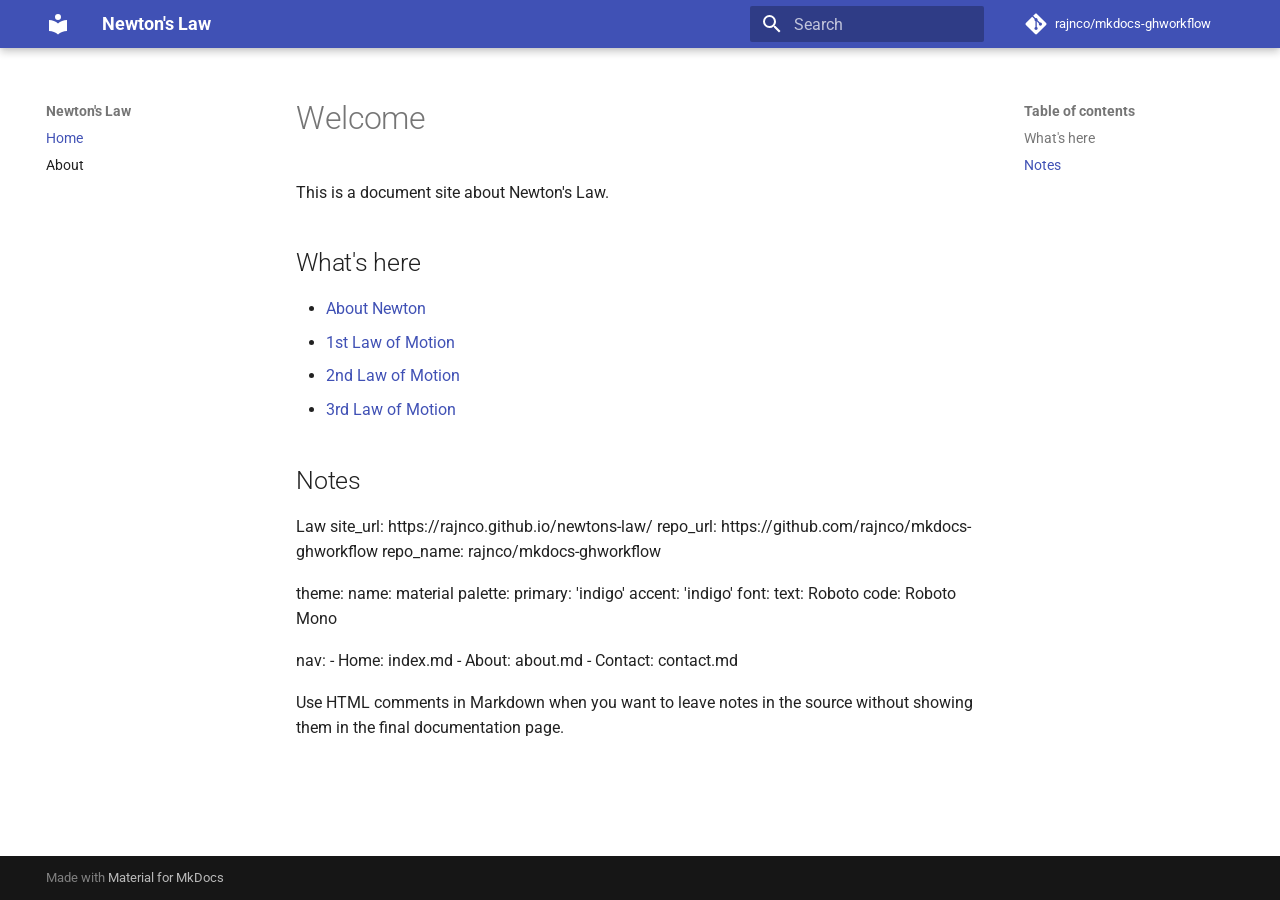
<file: index.html>
<!doctype html>
<html lang="en" class="no-js">
  <head>
    
      <meta charset="utf-8">
      <meta name="viewport" content="width=device-width,initial-scale=1">
      
      
      
        <link rel="canonical" href="https://rajnco.github.io/newtons-law/">
      
      
      
        <link rel="next" href="about/">
      
      
        
      
      
      <link rel="icon" href="assets/images/favicon.png">
      <meta name="generator" content="mkdocs-1.6.1, mkdocs-material-9.7.7">
    
    
      
        <title>Newton's Law</title>
      
    
    
      <link rel="stylesheet" href="assets/stylesheets/main.ec1eaa64.min.css">
      
        
        <link rel="stylesheet" href="assets/stylesheets/palette.ab4e12ef.min.css">
      
      


    
    
      
    
    
      
        
        
        <link rel="preconnect" href="https://fonts.gstatic.com" crossorigin>
        <link rel="stylesheet" href="https://fonts.googleapis.com/css?family=Roboto:300,300i,400,400i,700,700i%7CRoboto+Mono:400,400i,700,700i&display=fallback">
        <style>:root{--md-text-font:"Roboto";--md-code-font:"Roboto Mono"}</style>
      
    
    
    <script>__md_scope=new URL(".",location),__md_hash=e=>[...e].reduce(((e,_)=>(e<<5)-e+_.charCodeAt(0)),0),__md_get=(e,_=localStorage,t=__md_scope)=>JSON.parse(_.getItem(t.pathname+"."+e)),__md_set=(e,_,t=localStorage,a=__md_scope)=>{try{t.setItem(a.pathname+"."+e,JSON.stringify(_))}catch(e){}}</script>
    
      

    
    
  </head>
  
  
    
    
    
    
    
    <body dir="ltr" data-md-color-scheme="default" data-md-color-primary="indigo" data-md-color-accent="indigo">
  
    
    <input class="md-toggle" data-md-toggle="drawer" type="checkbox" id="__drawer" autocomplete="off">
    <input class="md-toggle" data-md-toggle="search" type="checkbox" id="__search" autocomplete="off">
    <label class="md-overlay" for="__drawer"></label>
    <div data-md-component="skip">
      
        
        <a href="#welcome" class="md-skip">
          Skip to content
        </a>
      
    </div>
    <div data-md-component="announce">
      
    </div>
    
    
      

  

<header class="md-header md-header--shadow" data-md-component="header">
  <nav class="md-header__inner md-grid" aria-label="Header">
    <a href="." title="Newton&#39;s Law" class="md-header__button md-logo" aria-label="Newton's Law" data-md-component="logo">
      
  
  <svg xmlns="http://www.w3.org/2000/svg" viewBox="0 0 24 24"><path d="M12 8a3 3 0 0 0 3-3 3 3 0 0 0-3-3 3 3 0 0 0-3 3 3 3 0 0 0 3 3m0 3.54C9.64 9.35 6.5 8 3 8v11c3.5 0 6.64 1.35 9 3.54 2.36-2.19 5.5-3.54 9-3.54V8c-3.5 0-6.64 1.35-9 3.54"/></svg>

    </a>
    <label class="md-header__button md-icon" for="__drawer">
      
      <svg xmlns="http://www.w3.org/2000/svg" viewBox="0 0 24 24"><path d="M3 6h18v2H3zm0 5h18v2H3zm0 5h18v2H3z"/></svg>
    </label>
    <div class="md-header__title" data-md-component="header-title">
      <div class="md-header__ellipsis">
        <div class="md-header__topic">
          <span class="md-ellipsis">
            Newton's Law
          </span>
        </div>
        <div class="md-header__topic" data-md-component="header-topic">
          <span class="md-ellipsis">
            
              Home
            
          </span>
        </div>
      </div>
    </div>
    
      
    
    
    
    
      
      
        <label class="md-header__button md-icon" for="__search">
          
          <svg xmlns="http://www.w3.org/2000/svg" viewBox="0 0 24 24"><path d="M9.5 3A6.5 6.5 0 0 1 16 9.5c0 1.61-.59 3.09-1.56 4.23l.27.27h.79l5 5-1.5 1.5-5-5v-.79l-.27-.27A6.52 6.52 0 0 1 9.5 16 6.5 6.5 0 0 1 3 9.5 6.5 6.5 0 0 1 9.5 3m0 2C7 5 5 7 5 9.5S7 14 9.5 14 14 12 14 9.5 12 5 9.5 5"/></svg>
        </label>
        <div class="md-search" data-md-component="search" role="dialog">
  <label class="md-search__overlay" for="__search"></label>
  <div class="md-search__inner" role="search">
    <form class="md-search__form" name="search">
      <input type="text" class="md-search__input" name="query" aria-label="Search" placeholder="Search" autocapitalize="off" autocorrect="off" autocomplete="off" spellcheck="false" data-md-component="search-query" required>
      <label class="md-search__icon md-icon" for="__search">
        
        <svg xmlns="http://www.w3.org/2000/svg" viewBox="0 0 24 24"><path d="M9.5 3A6.5 6.5 0 0 1 16 9.5c0 1.61-.59 3.09-1.56 4.23l.27.27h.79l5 5-1.5 1.5-5-5v-.79l-.27-.27A6.52 6.52 0 0 1 9.5 16 6.5 6.5 0 0 1 3 9.5 6.5 6.5 0 0 1 9.5 3m0 2C7 5 5 7 5 9.5S7 14 9.5 14 14 12 14 9.5 12 5 9.5 5"/></svg>
        
        <svg xmlns="http://www.w3.org/2000/svg" viewBox="0 0 24 24"><path d="M20 11v2H8l5.5 5.5-1.42 1.42L4.16 12l7.92-7.92L13.5 5.5 8 11z"/></svg>
      </label>
      <nav class="md-search__options" aria-label="Search">
        
        <button type="reset" class="md-search__icon md-icon" title="Clear" aria-label="Clear" tabindex="-1">
          
          <svg xmlns="http://www.w3.org/2000/svg" viewBox="0 0 24 24"><path d="M19 6.41 17.59 5 12 10.59 6.41 5 5 6.41 10.59 12 5 17.59 6.41 19 12 13.41 17.59 19 19 17.59 13.41 12z"/></svg>
        </button>
      </nav>
      
    </form>
    <div class="md-search__output">
      <div class="md-search__scrollwrap" tabindex="0" data-md-scrollfix>
        <div class="md-search-result" data-md-component="search-result">
          <div class="md-search-result__meta">
            Initializing search
          </div>
          <ol class="md-search-result__list" role="presentation"></ol>
        </div>
      </div>
    </div>
  </div>
</div>
      
    
    
      <div class="md-header__source">
        <a href="https://github.com/rajnco/mkdocs-ghworkflow" title="Go to repository" class="md-source" data-md-component="source">
  <div class="md-source__icon md-icon">
    
    <svg xmlns="http://www.w3.org/2000/svg" viewBox="0 0 448 512"><!--! Font Awesome Free 7.1.0 by @fontawesome - https://fontawesome.com License - https://fontawesome.com/license/free (Icons: CC BY 4.0, Fonts: SIL OFL 1.1, Code: MIT License) Copyright 2025 Fonticons, Inc.--><path d="M439.6 236.1 244 40.5c-5.4-5.5-12.8-8.5-20.4-8.5s-15 3-20.4 8.4L162.5 81l51.5 51.5c27.1-9.1 52.7 16.8 43.4 43.7l49.7 49.7c34.2-11.8 61.2 31 35.5 56.7-26.5 26.5-70.2-2.9-56-37.3L240.3 199v121.9c25.3 12.5 22.3 41.8 9.1 55-6.4 6.4-15.2 10.1-24.3 10.1s-17.8-3.6-24.3-10.1c-17.6-17.6-11.1-46.9 11.2-56v-123c-20.8-8.5-24.6-30.7-18.6-45L142.6 101 8.5 235.1C3 240.6 0 247.9 0 255.5s3 15 8.5 20.4l195.6 195.7c5.4 5.4 12.7 8.4 20.4 8.4s15-3 20.4-8.4l194.7-194.7c5.4-5.4 8.4-12.8 8.4-20.4s-3-15-8.4-20.4"/></svg>
  </div>
  <div class="md-source__repository">
    rajnco/mkdocs-ghworkflow
  </div>
</a>
      </div>
    
  </nav>
  
</header>
    
    <div class="md-container" data-md-component="container">
      
      
        
          
        
      
      <main class="md-main" data-md-component="main">
        <div class="md-main__inner md-grid">
          
            
              
              <div class="md-sidebar md-sidebar--primary" data-md-component="sidebar" data-md-type="navigation" >
                <div class="md-sidebar__scrollwrap">
                  <div class="md-sidebar__inner">
                    



<nav class="md-nav md-nav--primary" aria-label="Navigation" data-md-level="0">
  <label class="md-nav__title" for="__drawer">
    <a href="." title="Newton&#39;s Law" class="md-nav__button md-logo" aria-label="Newton's Law" data-md-component="logo">
      
  
  <svg xmlns="http://www.w3.org/2000/svg" viewBox="0 0 24 24"><path d="M12 8a3 3 0 0 0 3-3 3 3 0 0 0-3-3 3 3 0 0 0-3 3 3 3 0 0 0 3 3m0 3.54C9.64 9.35 6.5 8 3 8v11c3.5 0 6.64 1.35 9 3.54 2.36-2.19 5.5-3.54 9-3.54V8c-3.5 0-6.64 1.35-9 3.54"/></svg>

    </a>
    Newton's Law
  </label>
  
    <div class="md-nav__source">
      <a href="https://github.com/rajnco/mkdocs-ghworkflow" title="Go to repository" class="md-source" data-md-component="source">
  <div class="md-source__icon md-icon">
    
    <svg xmlns="http://www.w3.org/2000/svg" viewBox="0 0 448 512"><!--! Font Awesome Free 7.1.0 by @fontawesome - https://fontawesome.com License - https://fontawesome.com/license/free (Icons: CC BY 4.0, Fonts: SIL OFL 1.1, Code: MIT License) Copyright 2025 Fonticons, Inc.--><path d="M439.6 236.1 244 40.5c-5.4-5.5-12.8-8.5-20.4-8.5s-15 3-20.4 8.4L162.5 81l51.5 51.5c27.1-9.1 52.7 16.8 43.4 43.7l49.7 49.7c34.2-11.8 61.2 31 35.5 56.7-26.5 26.5-70.2-2.9-56-37.3L240.3 199v121.9c25.3 12.5 22.3 41.8 9.1 55-6.4 6.4-15.2 10.1-24.3 10.1s-17.8-3.6-24.3-10.1c-17.6-17.6-11.1-46.9 11.2-56v-123c-20.8-8.5-24.6-30.7-18.6-45L142.6 101 8.5 235.1C3 240.6 0 247.9 0 255.5s3 15 8.5 20.4l195.6 195.7c5.4 5.4 12.7 8.4 20.4 8.4s15-3 20.4-8.4l194.7-194.7c5.4-5.4 8.4-12.8 8.4-20.4s-3-15-8.4-20.4"/></svg>
  </div>
  <div class="md-source__repository">
    rajnco/mkdocs-ghworkflow
  </div>
</a>
    </div>
  
  <ul class="md-nav__list" data-md-scrollfix>
    
      
      
  
  
    
  
  
  
    <li class="md-nav__item md-nav__item--active">
      
      <input class="md-nav__toggle md-toggle" type="checkbox" id="__toc">
      
      
        
      
      
        <label class="md-nav__link md-nav__link--active" for="__toc">
          
  
  
  <span class="md-ellipsis">
    
  
    Home
  

    
  </span>
  
  

          <span class="md-nav__icon md-icon"></span>
        </label>
      
      <a href="." class="md-nav__link md-nav__link--active">
        
  
  
  <span class="md-ellipsis">
    
  
    Home
  

    
  </span>
  
  

      </a>
      
        

<nav class="md-nav md-nav--secondary" aria-label="Table of contents">
  
  
  
    
  
  
    <label class="md-nav__title" for="__toc">
      <span class="md-nav__icon md-icon"></span>
      Table of contents
    </label>
    <ul class="md-nav__list" data-md-component="toc" data-md-scrollfix>
      
        <li class="md-nav__item">
  <a href="#whats-here" class="md-nav__link">
    <span class="md-ellipsis">
      
        What's here
      
    </span>
  </a>
  
</li>
      
        <li class="md-nav__item">
  <a href="#notes" class="md-nav__link">
    <span class="md-ellipsis">
      
        Notes
      
    </span>
  </a>
  
</li>
      
    </ul>
  
</nav>
      
    </li>
  

    
      
      
  
  
  
  
    <li class="md-nav__item">
      <a href="about/" class="md-nav__link">
        
  
  
  <span class="md-ellipsis">
    
  
    About
  

    
  </span>
  
  

      </a>
    </li>
  

    
  </ul>
</nav>
                  </div>
                </div>
              </div>
            
            
              
              <div class="md-sidebar md-sidebar--secondary" data-md-component="sidebar" data-md-type="toc" >
                <div class="md-sidebar__scrollwrap">
                  <div class="md-sidebar__inner">
                    

<nav class="md-nav md-nav--secondary" aria-label="Table of contents">
  
  
  
    
  
  
    <label class="md-nav__title" for="__toc">
      <span class="md-nav__icon md-icon"></span>
      Table of contents
    </label>
    <ul class="md-nav__list" data-md-component="toc" data-md-scrollfix>
      
        <li class="md-nav__item">
  <a href="#whats-here" class="md-nav__link">
    <span class="md-ellipsis">
      
        What's here
      
    </span>
  </a>
  
</li>
      
        <li class="md-nav__item">
  <a href="#notes" class="md-nav__link">
    <span class="md-ellipsis">
      
        Notes
      
    </span>
  </a>
  
</li>
      
    </ul>
  
</nav>
                  </div>
                </div>
              </div>
            
          
          
            <div class="md-content" data-md-component="content">
              
              <article class="md-content__inner md-typeset">
                
                  


  
  


<h1 id="welcome">Welcome</h1>
<p>This is a document site about Newton's Law.</p>
<!-- This is a hidden comment in MkDocs. It will not appear in the rendered page. -->

<h2 id="whats-here">What's here</h2>
<ul>
<li><a href="about/">About Newton</a></li>
<li><a href="first/">1st Law of Motion</a></li>
<li><a href="second/">2nd Law of Motion</a></li>
<li><a href="third/">3rd Law of Motion</a></li>
</ul>
<h2 id="notes">Notes</h2>
<p>Law
site_url: https://rajnco.github.io/newtons-law/
repo_url: https://github.com/rajnco/mkdocs-ghworkflow
repo_name: rajnco/mkdocs-ghworkflow</p>
<p>theme: 
  name: material
  palette:
    primary: 'indigo'
    accent: 'indigo'
  font:
    text: Roboto
    code: Roboto Mono</p>
<p>nav:
  - Home: index.md
  - About: about.md
  - Contact: contact.md</p>
<p>Use HTML comments in Markdown when you want to leave notes in the source without showing them in the final documentation page.</p>
<h1 id="_1"></h1>












                
              </article>
            </div>
          
          
<script>var target=document.getElementById(location.hash.slice(1));target&&target.name&&(target.checked=target.name.startsWith("__tabbed_"))</script>
        </div>
        
      </main>
      
        <footer class="md-footer">
  
  <div class="md-footer-meta md-typeset">
    <div class="md-footer-meta__inner md-grid">
      <div class="md-copyright">
  
  
    Made with
    <a href="https://squidfunk.github.io/mkdocs-material/" target="_blank" rel="noopener">
      Material for MkDocs
    </a>
  
</div>
      
    </div>
  </div>
</footer>
      
    </div>
    <div class="md-dialog" data-md-component="dialog">
      <div class="md-dialog__inner md-typeset"></div>
    </div>
    
    
    
      
      
      <script id="__config" type="application/json">{"annotate": null, "base": ".", "features": [], "search": "assets/javascripts/workers/search.2c215733.min.js", "tags": null, "translations": {"clipboard.copied": "Copied to clipboard", "clipboard.copy": "Copy to clipboard", "search.result.more.one": "1 more on this page", "search.result.more.other": "# more on this page", "search.result.none": "No matching documents", "search.result.one": "1 matching document", "search.result.other": "# matching documents", "search.result.placeholder": "Type to start searching", "search.result.term.missing": "Missing", "select.version": "Select version"}, "version": null}</script>
    
    
      <script src="assets/javascripts/bundle.d7400e89.min.js"></script>
      
    
  </body>
</html>
</file>
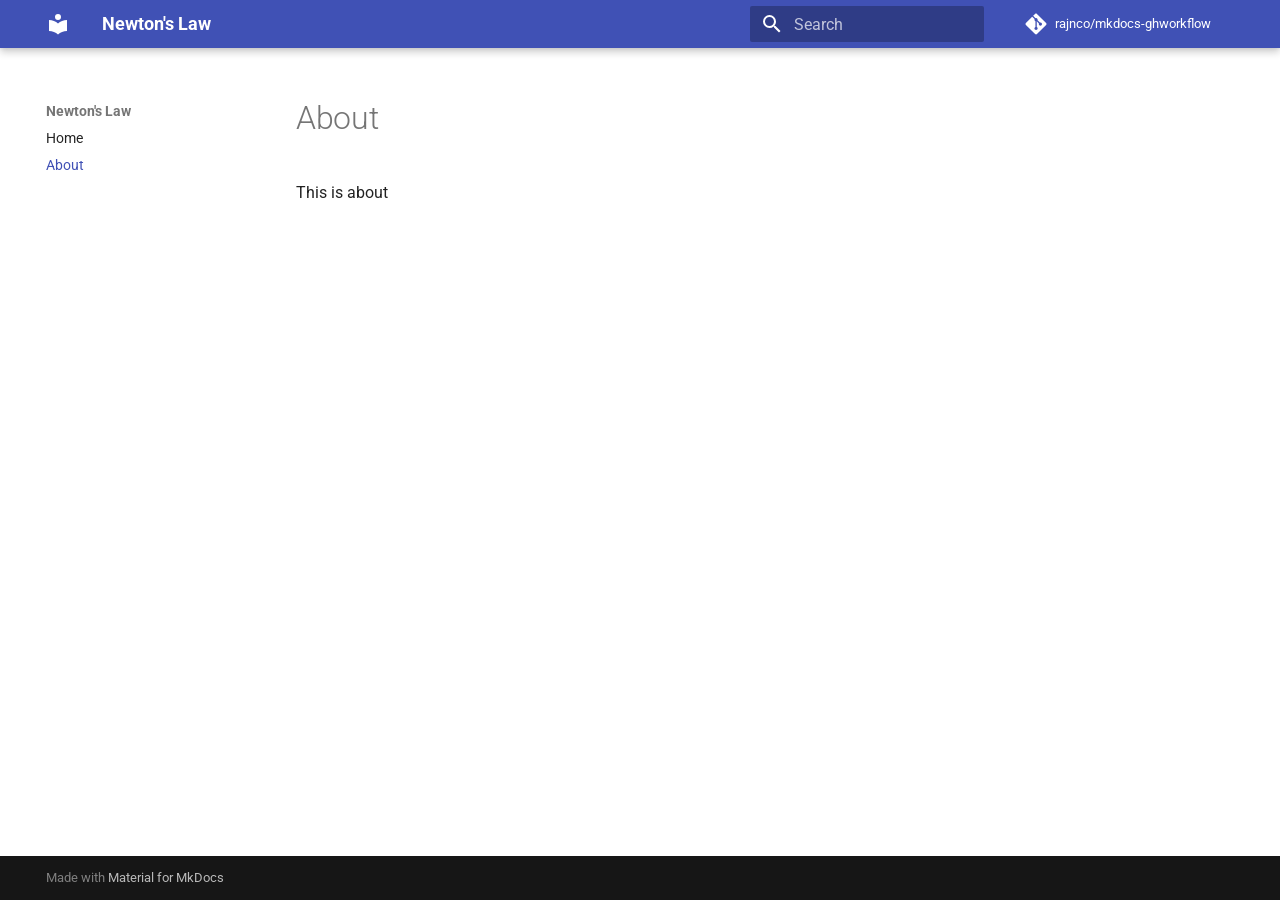
<file: about/index.html>
<!doctype html>
<html lang="en" class="no-js">
  <head>
    
      <meta charset="utf-8">
      <meta name="viewport" content="width=device-width,initial-scale=1">
      
      
      
        <link rel="canonical" href="https://rajnco.github.io/newtons-law/about/">
      
      
        <link rel="prev" href="..">
      
      
      
        
      
      
      <link rel="icon" href="../assets/images/favicon.png">
      <meta name="generator" content="mkdocs-1.6.1, mkdocs-material-9.7.7">
    
    
      
        <title>About - Newton's Law</title>
      
    
    
      <link rel="stylesheet" href="../assets/stylesheets/main.ec1eaa64.min.css">
      
        
        <link rel="stylesheet" href="../assets/stylesheets/palette.ab4e12ef.min.css">
      
      


    
    
      
    
    
      
        
        
        <link rel="preconnect" href="https://fonts.gstatic.com" crossorigin>
        <link rel="stylesheet" href="https://fonts.googleapis.com/css?family=Roboto:300,300i,400,400i,700,700i%7CRoboto+Mono:400,400i,700,700i&display=fallback">
        <style>:root{--md-text-font:"Roboto";--md-code-font:"Roboto Mono"}</style>
      
    
    
    <script>__md_scope=new URL("..",location),__md_hash=e=>[...e].reduce(((e,_)=>(e<<5)-e+_.charCodeAt(0)),0),__md_get=(e,_=localStorage,t=__md_scope)=>JSON.parse(_.getItem(t.pathname+"."+e)),__md_set=(e,_,t=localStorage,a=__md_scope)=>{try{t.setItem(a.pathname+"."+e,JSON.stringify(_))}catch(e){}}</script>
    
      

    
    
  </head>
  
  
    
    
    
    
    
    <body dir="ltr" data-md-color-scheme="default" data-md-color-primary="indigo" data-md-color-accent="indigo">
  
    
    <input class="md-toggle" data-md-toggle="drawer" type="checkbox" id="__drawer" autocomplete="off">
    <input class="md-toggle" data-md-toggle="search" type="checkbox" id="__search" autocomplete="off">
    <label class="md-overlay" for="__drawer"></label>
    <div data-md-component="skip">
      
    </div>
    <div data-md-component="announce">
      
    </div>
    
    
      

  

<header class="md-header md-header--shadow" data-md-component="header">
  <nav class="md-header__inner md-grid" aria-label="Header">
    <a href=".." title="Newton&#39;s Law" class="md-header__button md-logo" aria-label="Newton's Law" data-md-component="logo">
      
  
  <svg xmlns="http://www.w3.org/2000/svg" viewBox="0 0 24 24"><path d="M12 8a3 3 0 0 0 3-3 3 3 0 0 0-3-3 3 3 0 0 0-3 3 3 3 0 0 0 3 3m0 3.54C9.64 9.35 6.5 8 3 8v11c3.5 0 6.64 1.35 9 3.54 2.36-2.19 5.5-3.54 9-3.54V8c-3.5 0-6.64 1.35-9 3.54"/></svg>

    </a>
    <label class="md-header__button md-icon" for="__drawer">
      
      <svg xmlns="http://www.w3.org/2000/svg" viewBox="0 0 24 24"><path d="M3 6h18v2H3zm0 5h18v2H3zm0 5h18v2H3z"/></svg>
    </label>
    <div class="md-header__title" data-md-component="header-title">
      <div class="md-header__ellipsis">
        <div class="md-header__topic">
          <span class="md-ellipsis">
            Newton's Law
          </span>
        </div>
        <div class="md-header__topic" data-md-component="header-topic">
          <span class="md-ellipsis">
            
              About
            
          </span>
        </div>
      </div>
    </div>
    
      
    
    
    
    
      
      
        <label class="md-header__button md-icon" for="__search">
          
          <svg xmlns="http://www.w3.org/2000/svg" viewBox="0 0 24 24"><path d="M9.5 3A6.5 6.5 0 0 1 16 9.5c0 1.61-.59 3.09-1.56 4.23l.27.27h.79l5 5-1.5 1.5-5-5v-.79l-.27-.27A6.52 6.52 0 0 1 9.5 16 6.5 6.5 0 0 1 3 9.5 6.5 6.5 0 0 1 9.5 3m0 2C7 5 5 7 5 9.5S7 14 9.5 14 14 12 14 9.5 12 5 9.5 5"/></svg>
        </label>
        <div class="md-search" data-md-component="search" role="dialog">
  <label class="md-search__overlay" for="__search"></label>
  <div class="md-search__inner" role="search">
    <form class="md-search__form" name="search">
      <input type="text" class="md-search__input" name="query" aria-label="Search" placeholder="Search" autocapitalize="off" autocorrect="off" autocomplete="off" spellcheck="false" data-md-component="search-query" required>
      <label class="md-search__icon md-icon" for="__search">
        
        <svg xmlns="http://www.w3.org/2000/svg" viewBox="0 0 24 24"><path d="M9.5 3A6.5 6.5 0 0 1 16 9.5c0 1.61-.59 3.09-1.56 4.23l.27.27h.79l5 5-1.5 1.5-5-5v-.79l-.27-.27A6.52 6.52 0 0 1 9.5 16 6.5 6.5 0 0 1 3 9.5 6.5 6.5 0 0 1 9.5 3m0 2C7 5 5 7 5 9.5S7 14 9.5 14 14 12 14 9.5 12 5 9.5 5"/></svg>
        
        <svg xmlns="http://www.w3.org/2000/svg" viewBox="0 0 24 24"><path d="M20 11v2H8l5.5 5.5-1.42 1.42L4.16 12l7.92-7.92L13.5 5.5 8 11z"/></svg>
      </label>
      <nav class="md-search__options" aria-label="Search">
        
        <button type="reset" class="md-search__icon md-icon" title="Clear" aria-label="Clear" tabindex="-1">
          
          <svg xmlns="http://www.w3.org/2000/svg" viewBox="0 0 24 24"><path d="M19 6.41 17.59 5 12 10.59 6.41 5 5 6.41 10.59 12 5 17.59 6.41 19 12 13.41 17.59 19 19 17.59 13.41 12z"/></svg>
        </button>
      </nav>
      
    </form>
    <div class="md-search__output">
      <div class="md-search__scrollwrap" tabindex="0" data-md-scrollfix>
        <div class="md-search-result" data-md-component="search-result">
          <div class="md-search-result__meta">
            Initializing search
          </div>
          <ol class="md-search-result__list" role="presentation"></ol>
        </div>
      </div>
    </div>
  </div>
</div>
      
    
    
      <div class="md-header__source">
        <a href="https://github.com/rajnco/mkdocs-ghworkflow" title="Go to repository" class="md-source" data-md-component="source">
  <div class="md-source__icon md-icon">
    
    <svg xmlns="http://www.w3.org/2000/svg" viewBox="0 0 448 512"><!--! Font Awesome Free 7.1.0 by @fontawesome - https://fontawesome.com License - https://fontawesome.com/license/free (Icons: CC BY 4.0, Fonts: SIL OFL 1.1, Code: MIT License) Copyright 2025 Fonticons, Inc.--><path d="M439.6 236.1 244 40.5c-5.4-5.5-12.8-8.5-20.4-8.5s-15 3-20.4 8.4L162.5 81l51.5 51.5c27.1-9.1 52.7 16.8 43.4 43.7l49.7 49.7c34.2-11.8 61.2 31 35.5 56.7-26.5 26.5-70.2-2.9-56-37.3L240.3 199v121.9c25.3 12.5 22.3 41.8 9.1 55-6.4 6.4-15.2 10.1-24.3 10.1s-17.8-3.6-24.3-10.1c-17.6-17.6-11.1-46.9 11.2-56v-123c-20.8-8.5-24.6-30.7-18.6-45L142.6 101 8.5 235.1C3 240.6 0 247.9 0 255.5s3 15 8.5 20.4l195.6 195.7c5.4 5.4 12.7 8.4 20.4 8.4s15-3 20.4-8.4l194.7-194.7c5.4-5.4 8.4-12.8 8.4-20.4s-3-15-8.4-20.4"/></svg>
  </div>
  <div class="md-source__repository">
    rajnco/mkdocs-ghworkflow
  </div>
</a>
      </div>
    
  </nav>
  
</header>
    
    <div class="md-container" data-md-component="container">
      
      
        
          
        
      
      <main class="md-main" data-md-component="main">
        <div class="md-main__inner md-grid">
          
            
              
              <div class="md-sidebar md-sidebar--primary" data-md-component="sidebar" data-md-type="navigation" >
                <div class="md-sidebar__scrollwrap">
                  <div class="md-sidebar__inner">
                    



<nav class="md-nav md-nav--primary" aria-label="Navigation" data-md-level="0">
  <label class="md-nav__title" for="__drawer">
    <a href=".." title="Newton&#39;s Law" class="md-nav__button md-logo" aria-label="Newton's Law" data-md-component="logo">
      
  
  <svg xmlns="http://www.w3.org/2000/svg" viewBox="0 0 24 24"><path d="M12 8a3 3 0 0 0 3-3 3 3 0 0 0-3-3 3 3 0 0 0-3 3 3 3 0 0 0 3 3m0 3.54C9.64 9.35 6.5 8 3 8v11c3.5 0 6.64 1.35 9 3.54 2.36-2.19 5.5-3.54 9-3.54V8c-3.5 0-6.64 1.35-9 3.54"/></svg>

    </a>
    Newton's Law
  </label>
  
    <div class="md-nav__source">
      <a href="https://github.com/rajnco/mkdocs-ghworkflow" title="Go to repository" class="md-source" data-md-component="source">
  <div class="md-source__icon md-icon">
    
    <svg xmlns="http://www.w3.org/2000/svg" viewBox="0 0 448 512"><!--! Font Awesome Free 7.1.0 by @fontawesome - https://fontawesome.com License - https://fontawesome.com/license/free (Icons: CC BY 4.0, Fonts: SIL OFL 1.1, Code: MIT License) Copyright 2025 Fonticons, Inc.--><path d="M439.6 236.1 244 40.5c-5.4-5.5-12.8-8.5-20.4-8.5s-15 3-20.4 8.4L162.5 81l51.5 51.5c27.1-9.1 52.7 16.8 43.4 43.7l49.7 49.7c34.2-11.8 61.2 31 35.5 56.7-26.5 26.5-70.2-2.9-56-37.3L240.3 199v121.9c25.3 12.5 22.3 41.8 9.1 55-6.4 6.4-15.2 10.1-24.3 10.1s-17.8-3.6-24.3-10.1c-17.6-17.6-11.1-46.9 11.2-56v-123c-20.8-8.5-24.6-30.7-18.6-45L142.6 101 8.5 235.1C3 240.6 0 247.9 0 255.5s3 15 8.5 20.4l195.6 195.7c5.4 5.4 12.7 8.4 20.4 8.4s15-3 20.4-8.4l194.7-194.7c5.4-5.4 8.4-12.8 8.4-20.4s-3-15-8.4-20.4"/></svg>
  </div>
  <div class="md-source__repository">
    rajnco/mkdocs-ghworkflow
  </div>
</a>
    </div>
  
  <ul class="md-nav__list" data-md-scrollfix>
    
      
      
  
  
  
  
    <li class="md-nav__item">
      <a href=".." class="md-nav__link">
        
  
  
  <span class="md-ellipsis">
    
  
    Home
  

    
  </span>
  
  

      </a>
    </li>
  

    
      
      
  
  
    
  
  
  
    <li class="md-nav__item md-nav__item--active">
      
      <input class="md-nav__toggle md-toggle" type="checkbox" id="__toc">
      
      
      
      <a href="./" class="md-nav__link md-nav__link--active">
        
  
  
  <span class="md-ellipsis">
    
  
    About
  

    
  </span>
  
  

      </a>
      
    </li>
  

    
  </ul>
</nav>
                  </div>
                </div>
              </div>
            
            
              
              <div class="md-sidebar md-sidebar--secondary" data-md-component="sidebar" data-md-type="toc" >
                <div class="md-sidebar__scrollwrap">
                  <div class="md-sidebar__inner">
                    

<nav class="md-nav md-nav--secondary" aria-label="Table of contents">
  
  
  
  
</nav>
                  </div>
                </div>
              </div>
            
          
          
            <div class="md-content" data-md-component="content">
              
              <article class="md-content__inner md-typeset">
                
                  


  
  


  <h1>About</h1>

<p>This is about</p>












                
              </article>
            </div>
          
          
<script>var target=document.getElementById(location.hash.slice(1));target&&target.name&&(target.checked=target.name.startsWith("__tabbed_"))</script>
        </div>
        
      </main>
      
        <footer class="md-footer">
  
  <div class="md-footer-meta md-typeset">
    <div class="md-footer-meta__inner md-grid">
      <div class="md-copyright">
  
  
    Made with
    <a href="https://squidfunk.github.io/mkdocs-material/" target="_blank" rel="noopener">
      Material for MkDocs
    </a>
  
</div>
      
    </div>
  </div>
</footer>
      
    </div>
    <div class="md-dialog" data-md-component="dialog">
      <div class="md-dialog__inner md-typeset"></div>
    </div>
    
    
    
      
      
      <script id="__config" type="application/json">{"annotate": null, "base": "..", "features": [], "search": "../assets/javascripts/workers/search.2c215733.min.js", "tags": null, "translations": {"clipboard.copied": "Copied to clipboard", "clipboard.copy": "Copy to clipboard", "search.result.more.one": "1 more on this page", "search.result.more.other": "# more on this page", "search.result.none": "No matching documents", "search.result.one": "1 matching document", "search.result.other": "# matching documents", "search.result.placeholder": "Type to start searching", "search.result.term.missing": "Missing", "select.version": "Select version"}, "version": null}</script>
    
    
      <script src="../assets/javascripts/bundle.d7400e89.min.js"></script>
      
    
  </body>
</html>
</file>
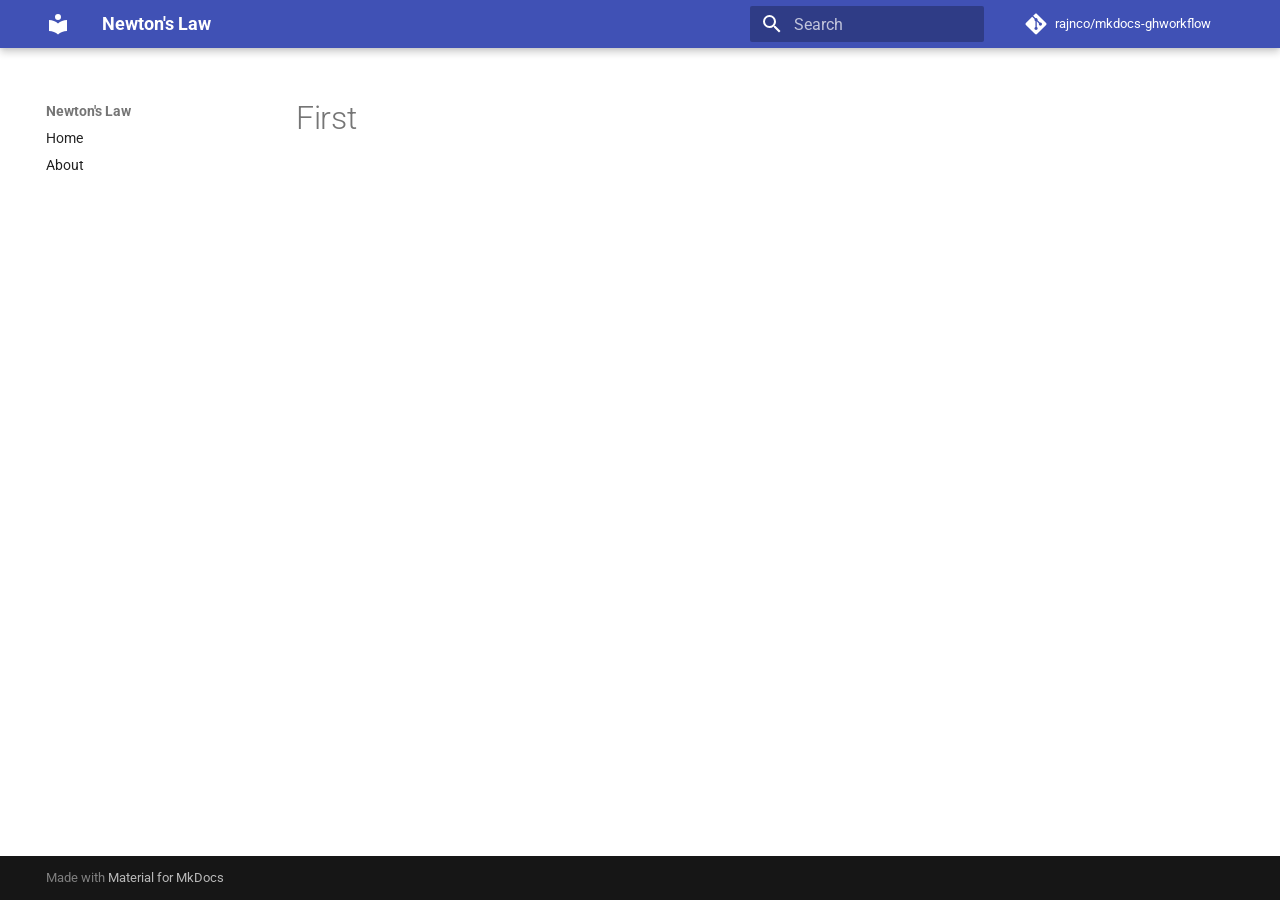
<file: first/index.html>
<!doctype html>
<html lang="en" class="no-js">
  <head>
    
      <meta charset="utf-8">
      <meta name="viewport" content="width=device-width,initial-scale=1">
      
      
      
        <link rel="canonical" href="https://rajnco.github.io/newtons-law/first/">
      
      
      
      
        
      
      
      <link rel="icon" href="../assets/images/favicon.png">
      <meta name="generator" content="mkdocs-1.6.1, mkdocs-material-9.7.7">
    
    
      
        <title>First - Newton's Law</title>
      
    
    
      <link rel="stylesheet" href="../assets/stylesheets/main.ec1eaa64.min.css">
      
        
        <link rel="stylesheet" href="../assets/stylesheets/palette.ab4e12ef.min.css">
      
      


    
    
      
    
    
      
        
        
        <link rel="preconnect" href="https://fonts.gstatic.com" crossorigin>
        <link rel="stylesheet" href="https://fonts.googleapis.com/css?family=Roboto:300,300i,400,400i,700,700i%7CRoboto+Mono:400,400i,700,700i&display=fallback">
        <style>:root{--md-text-font:"Roboto";--md-code-font:"Roboto Mono"}</style>
      
    
    
    <script>__md_scope=new URL("..",location),__md_hash=e=>[...e].reduce(((e,_)=>(e<<5)-e+_.charCodeAt(0)),0),__md_get=(e,_=localStorage,t=__md_scope)=>JSON.parse(_.getItem(t.pathname+"."+e)),__md_set=(e,_,t=localStorage,a=__md_scope)=>{try{t.setItem(a.pathname+"."+e,JSON.stringify(_))}catch(e){}}</script>
    
      

    
    
  </head>
  
  
    
    
    
    
    
    <body dir="ltr" data-md-color-scheme="default" data-md-color-primary="indigo" data-md-color-accent="indigo">
  
    
    <input class="md-toggle" data-md-toggle="drawer" type="checkbox" id="__drawer" autocomplete="off">
    <input class="md-toggle" data-md-toggle="search" type="checkbox" id="__search" autocomplete="off">
    <label class="md-overlay" for="__drawer"></label>
    <div data-md-component="skip">
      
    </div>
    <div data-md-component="announce">
      
    </div>
    
    
      

  

<header class="md-header md-header--shadow" data-md-component="header">
  <nav class="md-header__inner md-grid" aria-label="Header">
    <a href=".." title="Newton&#39;s Law" class="md-header__button md-logo" aria-label="Newton's Law" data-md-component="logo">
      
  
  <svg xmlns="http://www.w3.org/2000/svg" viewBox="0 0 24 24"><path d="M12 8a3 3 0 0 0 3-3 3 3 0 0 0-3-3 3 3 0 0 0-3 3 3 3 0 0 0 3 3m0 3.54C9.64 9.35 6.5 8 3 8v11c3.5 0 6.64 1.35 9 3.54 2.36-2.19 5.5-3.54 9-3.54V8c-3.5 0-6.64 1.35-9 3.54"/></svg>

    </a>
    <label class="md-header__button md-icon" for="__drawer">
      
      <svg xmlns="http://www.w3.org/2000/svg" viewBox="0 0 24 24"><path d="M3 6h18v2H3zm0 5h18v2H3zm0 5h18v2H3z"/></svg>
    </label>
    <div class="md-header__title" data-md-component="header-title">
      <div class="md-header__ellipsis">
        <div class="md-header__topic">
          <span class="md-ellipsis">
            Newton's Law
          </span>
        </div>
        <div class="md-header__topic" data-md-component="header-topic">
          <span class="md-ellipsis">
            
              First
            
          </span>
        </div>
      </div>
    </div>
    
      
    
    
    
    
      
      
        <label class="md-header__button md-icon" for="__search">
          
          <svg xmlns="http://www.w3.org/2000/svg" viewBox="0 0 24 24"><path d="M9.5 3A6.5 6.5 0 0 1 16 9.5c0 1.61-.59 3.09-1.56 4.23l.27.27h.79l5 5-1.5 1.5-5-5v-.79l-.27-.27A6.52 6.52 0 0 1 9.5 16 6.5 6.5 0 0 1 3 9.5 6.5 6.5 0 0 1 9.5 3m0 2C7 5 5 7 5 9.5S7 14 9.5 14 14 12 14 9.5 12 5 9.5 5"/></svg>
        </label>
        <div class="md-search" data-md-component="search" role="dialog">
  <label class="md-search__overlay" for="__search"></label>
  <div class="md-search__inner" role="search">
    <form class="md-search__form" name="search">
      <input type="text" class="md-search__input" name="query" aria-label="Search" placeholder="Search" autocapitalize="off" autocorrect="off" autocomplete="off" spellcheck="false" data-md-component="search-query" required>
      <label class="md-search__icon md-icon" for="__search">
        
        <svg xmlns="http://www.w3.org/2000/svg" viewBox="0 0 24 24"><path d="M9.5 3A6.5 6.5 0 0 1 16 9.5c0 1.61-.59 3.09-1.56 4.23l.27.27h.79l5 5-1.5 1.5-5-5v-.79l-.27-.27A6.52 6.52 0 0 1 9.5 16 6.5 6.5 0 0 1 3 9.5 6.5 6.5 0 0 1 9.5 3m0 2C7 5 5 7 5 9.5S7 14 9.5 14 14 12 14 9.5 12 5 9.5 5"/></svg>
        
        <svg xmlns="http://www.w3.org/2000/svg" viewBox="0 0 24 24"><path d="M20 11v2H8l5.5 5.5-1.42 1.42L4.16 12l7.92-7.92L13.5 5.5 8 11z"/></svg>
      </label>
      <nav class="md-search__options" aria-label="Search">
        
        <button type="reset" class="md-search__icon md-icon" title="Clear" aria-label="Clear" tabindex="-1">
          
          <svg xmlns="http://www.w3.org/2000/svg" viewBox="0 0 24 24"><path d="M19 6.41 17.59 5 12 10.59 6.41 5 5 6.41 10.59 12 5 17.59 6.41 19 12 13.41 17.59 19 19 17.59 13.41 12z"/></svg>
        </button>
      </nav>
      
    </form>
    <div class="md-search__output">
      <div class="md-search__scrollwrap" tabindex="0" data-md-scrollfix>
        <div class="md-search-result" data-md-component="search-result">
          <div class="md-search-result__meta">
            Initializing search
          </div>
          <ol class="md-search-result__list" role="presentation"></ol>
        </div>
      </div>
    </div>
  </div>
</div>
      
    
    
      <div class="md-header__source">
        <a href="https://github.com/rajnco/mkdocs-ghworkflow" title="Go to repository" class="md-source" data-md-component="source">
  <div class="md-source__icon md-icon">
    
    <svg xmlns="http://www.w3.org/2000/svg" viewBox="0 0 448 512"><!--! Font Awesome Free 7.1.0 by @fontawesome - https://fontawesome.com License - https://fontawesome.com/license/free (Icons: CC BY 4.0, Fonts: SIL OFL 1.1, Code: MIT License) Copyright 2025 Fonticons, Inc.--><path d="M439.6 236.1 244 40.5c-5.4-5.5-12.8-8.5-20.4-8.5s-15 3-20.4 8.4L162.5 81l51.5 51.5c27.1-9.1 52.7 16.8 43.4 43.7l49.7 49.7c34.2-11.8 61.2 31 35.5 56.7-26.5 26.5-70.2-2.9-56-37.3L240.3 199v121.9c25.3 12.5 22.3 41.8 9.1 55-6.4 6.4-15.2 10.1-24.3 10.1s-17.8-3.6-24.3-10.1c-17.6-17.6-11.1-46.9 11.2-56v-123c-20.8-8.5-24.6-30.7-18.6-45L142.6 101 8.5 235.1C3 240.6 0 247.9 0 255.5s3 15 8.5 20.4l195.6 195.7c5.4 5.4 12.7 8.4 20.4 8.4s15-3 20.4-8.4l194.7-194.7c5.4-5.4 8.4-12.8 8.4-20.4s-3-15-8.4-20.4"/></svg>
  </div>
  <div class="md-source__repository">
    rajnco/mkdocs-ghworkflow
  </div>
</a>
      </div>
    
  </nav>
  
</header>
    
    <div class="md-container" data-md-component="container">
      
      
        
          
        
      
      <main class="md-main" data-md-component="main">
        <div class="md-main__inner md-grid">
          
            
              
              <div class="md-sidebar md-sidebar--primary" data-md-component="sidebar" data-md-type="navigation" >
                <div class="md-sidebar__scrollwrap">
                  <div class="md-sidebar__inner">
                    



<nav class="md-nav md-nav--primary" aria-label="Navigation" data-md-level="0">
  <label class="md-nav__title" for="__drawer">
    <a href=".." title="Newton&#39;s Law" class="md-nav__button md-logo" aria-label="Newton's Law" data-md-component="logo">
      
  
  <svg xmlns="http://www.w3.org/2000/svg" viewBox="0 0 24 24"><path d="M12 8a3 3 0 0 0 3-3 3 3 0 0 0-3-3 3 3 0 0 0-3 3 3 3 0 0 0 3 3m0 3.54C9.64 9.35 6.5 8 3 8v11c3.5 0 6.64 1.35 9 3.54 2.36-2.19 5.5-3.54 9-3.54V8c-3.5 0-6.64 1.35-9 3.54"/></svg>

    </a>
    Newton's Law
  </label>
  
    <div class="md-nav__source">
      <a href="https://github.com/rajnco/mkdocs-ghworkflow" title="Go to repository" class="md-source" data-md-component="source">
  <div class="md-source__icon md-icon">
    
    <svg xmlns="http://www.w3.org/2000/svg" viewBox="0 0 448 512"><!--! Font Awesome Free 7.1.0 by @fontawesome - https://fontawesome.com License - https://fontawesome.com/license/free (Icons: CC BY 4.0, Fonts: SIL OFL 1.1, Code: MIT License) Copyright 2025 Fonticons, Inc.--><path d="M439.6 236.1 244 40.5c-5.4-5.5-12.8-8.5-20.4-8.5s-15 3-20.4 8.4L162.5 81l51.5 51.5c27.1-9.1 52.7 16.8 43.4 43.7l49.7 49.7c34.2-11.8 61.2 31 35.5 56.7-26.5 26.5-70.2-2.9-56-37.3L240.3 199v121.9c25.3 12.5 22.3 41.8 9.1 55-6.4 6.4-15.2 10.1-24.3 10.1s-17.8-3.6-24.3-10.1c-17.6-17.6-11.1-46.9 11.2-56v-123c-20.8-8.5-24.6-30.7-18.6-45L142.6 101 8.5 235.1C3 240.6 0 247.9 0 255.5s3 15 8.5 20.4l195.6 195.7c5.4 5.4 12.7 8.4 20.4 8.4s15-3 20.4-8.4l194.7-194.7c5.4-5.4 8.4-12.8 8.4-20.4s-3-15-8.4-20.4"/></svg>
  </div>
  <div class="md-source__repository">
    rajnco/mkdocs-ghworkflow
  </div>
</a>
    </div>
  
  <ul class="md-nav__list" data-md-scrollfix>
    
      
      
  
  
  
  
    <li class="md-nav__item">
      <a href=".." class="md-nav__link">
        
  
  
  <span class="md-ellipsis">
    
  
    Home
  

    
  </span>
  
  

      </a>
    </li>
  

    
      
      
  
  
  
  
    <li class="md-nav__item">
      <a href="../about/" class="md-nav__link">
        
  
  
  <span class="md-ellipsis">
    
  
    About
  

    
  </span>
  
  

      </a>
    </li>
  

    
  </ul>
</nav>
                  </div>
                </div>
              </div>
            
            
              
              <div class="md-sidebar md-sidebar--secondary" data-md-component="sidebar" data-md-type="toc" >
                <div class="md-sidebar__scrollwrap">
                  <div class="md-sidebar__inner">
                    

<nav class="md-nav md-nav--secondary" aria-label="Table of contents">
  
  
  
  
</nav>
                  </div>
                </div>
              </div>
            
          
          
            <div class="md-content" data-md-component="content">
              
              <article class="md-content__inner md-typeset">
                
                  


  
  


  <h1>First</h1>














                
              </article>
            </div>
          
          
<script>var target=document.getElementById(location.hash.slice(1));target&&target.name&&(target.checked=target.name.startsWith("__tabbed_"))</script>
        </div>
        
      </main>
      
        <footer class="md-footer">
  
  <div class="md-footer-meta md-typeset">
    <div class="md-footer-meta__inner md-grid">
      <div class="md-copyright">
  
  
    Made with
    <a href="https://squidfunk.github.io/mkdocs-material/" target="_blank" rel="noopener">
      Material for MkDocs
    </a>
  
</div>
      
    </div>
  </div>
</footer>
      
    </div>
    <div class="md-dialog" data-md-component="dialog">
      <div class="md-dialog__inner md-typeset"></div>
    </div>
    
    
    
      
      
      <script id="__config" type="application/json">{"annotate": null, "base": "..", "features": [], "search": "../assets/javascripts/workers/search.2c215733.min.js", "tags": null, "translations": {"clipboard.copied": "Copied to clipboard", "clipboard.copy": "Copy to clipboard", "search.result.more.one": "1 more on this page", "search.result.more.other": "# more on this page", "search.result.none": "No matching documents", "search.result.one": "1 matching document", "search.result.other": "# matching documents", "search.result.placeholder": "Type to start searching", "search.result.term.missing": "Missing", "select.version": "Select version"}, "version": null}</script>
    
    
      <script src="../assets/javascripts/bundle.d7400e89.min.js"></script>
      
    
  </body>
</html>
</file>
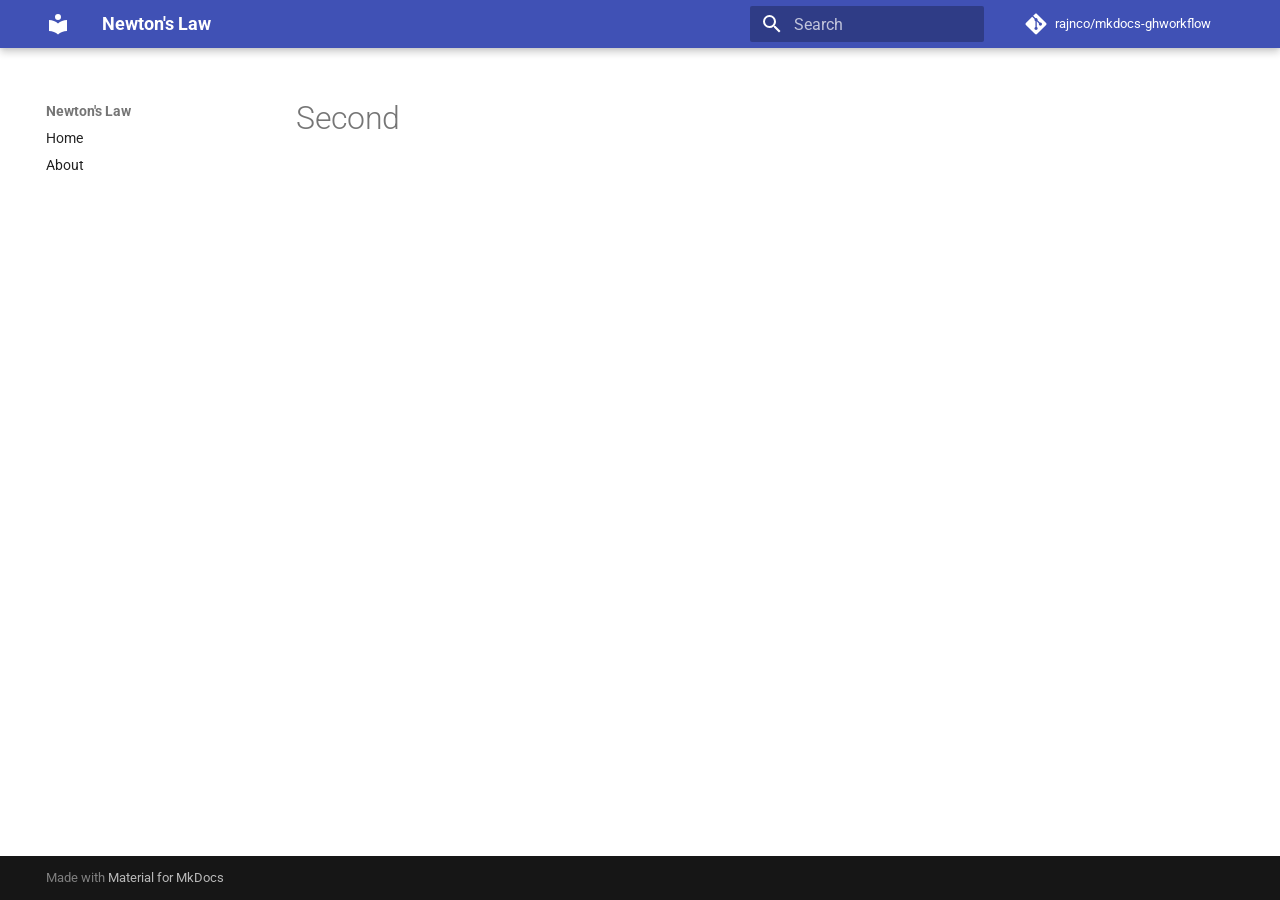
<file: second/index.html>
<!doctype html>
<html lang="en" class="no-js">
  <head>
    
      <meta charset="utf-8">
      <meta name="viewport" content="width=device-width,initial-scale=1">
      
      
      
        <link rel="canonical" href="https://rajnco.github.io/newtons-law/second/">
      
      
      
      
        
      
      
      <link rel="icon" href="../assets/images/favicon.png">
      <meta name="generator" content="mkdocs-1.6.1, mkdocs-material-9.7.7">
    
    
      
        <title>Second - Newton's Law</title>
      
    
    
      <link rel="stylesheet" href="../assets/stylesheets/main.ec1eaa64.min.css">
      
        
        <link rel="stylesheet" href="../assets/stylesheets/palette.ab4e12ef.min.css">
      
      


    
    
      
    
    
      
        
        
        <link rel="preconnect" href="https://fonts.gstatic.com" crossorigin>
        <link rel="stylesheet" href="https://fonts.googleapis.com/css?family=Roboto:300,300i,400,400i,700,700i%7CRoboto+Mono:400,400i,700,700i&display=fallback">
        <style>:root{--md-text-font:"Roboto";--md-code-font:"Roboto Mono"}</style>
      
    
    
    <script>__md_scope=new URL("..",location),__md_hash=e=>[...e].reduce(((e,_)=>(e<<5)-e+_.charCodeAt(0)),0),__md_get=(e,_=localStorage,t=__md_scope)=>JSON.parse(_.getItem(t.pathname+"."+e)),__md_set=(e,_,t=localStorage,a=__md_scope)=>{try{t.setItem(a.pathname+"."+e,JSON.stringify(_))}catch(e){}}</script>
    
      

    
    
  </head>
  
  
    
    
    
    
    
    <body dir="ltr" data-md-color-scheme="default" data-md-color-primary="indigo" data-md-color-accent="indigo">
  
    
    <input class="md-toggle" data-md-toggle="drawer" type="checkbox" id="__drawer" autocomplete="off">
    <input class="md-toggle" data-md-toggle="search" type="checkbox" id="__search" autocomplete="off">
    <label class="md-overlay" for="__drawer"></label>
    <div data-md-component="skip">
      
    </div>
    <div data-md-component="announce">
      
    </div>
    
    
      

  

<header class="md-header md-header--shadow" data-md-component="header">
  <nav class="md-header__inner md-grid" aria-label="Header">
    <a href=".." title="Newton&#39;s Law" class="md-header__button md-logo" aria-label="Newton's Law" data-md-component="logo">
      
  
  <svg xmlns="http://www.w3.org/2000/svg" viewBox="0 0 24 24"><path d="M12 8a3 3 0 0 0 3-3 3 3 0 0 0-3-3 3 3 0 0 0-3 3 3 3 0 0 0 3 3m0 3.54C9.64 9.35 6.5 8 3 8v11c3.5 0 6.64 1.35 9 3.54 2.36-2.19 5.5-3.54 9-3.54V8c-3.5 0-6.64 1.35-9 3.54"/></svg>

    </a>
    <label class="md-header__button md-icon" for="__drawer">
      
      <svg xmlns="http://www.w3.org/2000/svg" viewBox="0 0 24 24"><path d="M3 6h18v2H3zm0 5h18v2H3zm0 5h18v2H3z"/></svg>
    </label>
    <div class="md-header__title" data-md-component="header-title">
      <div class="md-header__ellipsis">
        <div class="md-header__topic">
          <span class="md-ellipsis">
            Newton's Law
          </span>
        </div>
        <div class="md-header__topic" data-md-component="header-topic">
          <span class="md-ellipsis">
            
              Second
            
          </span>
        </div>
      </div>
    </div>
    
      
    
    
    
    
      
      
        <label class="md-header__button md-icon" for="__search">
          
          <svg xmlns="http://www.w3.org/2000/svg" viewBox="0 0 24 24"><path d="M9.5 3A6.5 6.5 0 0 1 16 9.5c0 1.61-.59 3.09-1.56 4.23l.27.27h.79l5 5-1.5 1.5-5-5v-.79l-.27-.27A6.52 6.52 0 0 1 9.5 16 6.5 6.5 0 0 1 3 9.5 6.5 6.5 0 0 1 9.5 3m0 2C7 5 5 7 5 9.5S7 14 9.5 14 14 12 14 9.5 12 5 9.5 5"/></svg>
        </label>
        <div class="md-search" data-md-component="search" role="dialog">
  <label class="md-search__overlay" for="__search"></label>
  <div class="md-search__inner" role="search">
    <form class="md-search__form" name="search">
      <input type="text" class="md-search__input" name="query" aria-label="Search" placeholder="Search" autocapitalize="off" autocorrect="off" autocomplete="off" spellcheck="false" data-md-component="search-query" required>
      <label class="md-search__icon md-icon" for="__search">
        
        <svg xmlns="http://www.w3.org/2000/svg" viewBox="0 0 24 24"><path d="M9.5 3A6.5 6.5 0 0 1 16 9.5c0 1.61-.59 3.09-1.56 4.23l.27.27h.79l5 5-1.5 1.5-5-5v-.79l-.27-.27A6.52 6.52 0 0 1 9.5 16 6.5 6.5 0 0 1 3 9.5 6.5 6.5 0 0 1 9.5 3m0 2C7 5 5 7 5 9.5S7 14 9.5 14 14 12 14 9.5 12 5 9.5 5"/></svg>
        
        <svg xmlns="http://www.w3.org/2000/svg" viewBox="0 0 24 24"><path d="M20 11v2H8l5.5 5.5-1.42 1.42L4.16 12l7.92-7.92L13.5 5.5 8 11z"/></svg>
      </label>
      <nav class="md-search__options" aria-label="Search">
        
        <button type="reset" class="md-search__icon md-icon" title="Clear" aria-label="Clear" tabindex="-1">
          
          <svg xmlns="http://www.w3.org/2000/svg" viewBox="0 0 24 24"><path d="M19 6.41 17.59 5 12 10.59 6.41 5 5 6.41 10.59 12 5 17.59 6.41 19 12 13.41 17.59 19 19 17.59 13.41 12z"/></svg>
        </button>
      </nav>
      
    </form>
    <div class="md-search__output">
      <div class="md-search__scrollwrap" tabindex="0" data-md-scrollfix>
        <div class="md-search-result" data-md-component="search-result">
          <div class="md-search-result__meta">
            Initializing search
          </div>
          <ol class="md-search-result__list" role="presentation"></ol>
        </div>
      </div>
    </div>
  </div>
</div>
      
    
    
      <div class="md-header__source">
        <a href="https://github.com/rajnco/mkdocs-ghworkflow" title="Go to repository" class="md-source" data-md-component="source">
  <div class="md-source__icon md-icon">
    
    <svg xmlns="http://www.w3.org/2000/svg" viewBox="0 0 448 512"><!--! Font Awesome Free 7.1.0 by @fontawesome - https://fontawesome.com License - https://fontawesome.com/license/free (Icons: CC BY 4.0, Fonts: SIL OFL 1.1, Code: MIT License) Copyright 2025 Fonticons, Inc.--><path d="M439.6 236.1 244 40.5c-5.4-5.5-12.8-8.5-20.4-8.5s-15 3-20.4 8.4L162.5 81l51.5 51.5c27.1-9.1 52.7 16.8 43.4 43.7l49.7 49.7c34.2-11.8 61.2 31 35.5 56.7-26.5 26.5-70.2-2.9-56-37.3L240.3 199v121.9c25.3 12.5 22.3 41.8 9.1 55-6.4 6.4-15.2 10.1-24.3 10.1s-17.8-3.6-24.3-10.1c-17.6-17.6-11.1-46.9 11.2-56v-123c-20.8-8.5-24.6-30.7-18.6-45L142.6 101 8.5 235.1C3 240.6 0 247.9 0 255.5s3 15 8.5 20.4l195.6 195.7c5.4 5.4 12.7 8.4 20.4 8.4s15-3 20.4-8.4l194.7-194.7c5.4-5.4 8.4-12.8 8.4-20.4s-3-15-8.4-20.4"/></svg>
  </div>
  <div class="md-source__repository">
    rajnco/mkdocs-ghworkflow
  </div>
</a>
      </div>
    
  </nav>
  
</header>
    
    <div class="md-container" data-md-component="container">
      
      
        
          
        
      
      <main class="md-main" data-md-component="main">
        <div class="md-main__inner md-grid">
          
            
              
              <div class="md-sidebar md-sidebar--primary" data-md-component="sidebar" data-md-type="navigation" >
                <div class="md-sidebar__scrollwrap">
                  <div class="md-sidebar__inner">
                    



<nav class="md-nav md-nav--primary" aria-label="Navigation" data-md-level="0">
  <label class="md-nav__title" for="__drawer">
    <a href=".." title="Newton&#39;s Law" class="md-nav__button md-logo" aria-label="Newton's Law" data-md-component="logo">
      
  
  <svg xmlns="http://www.w3.org/2000/svg" viewBox="0 0 24 24"><path d="M12 8a3 3 0 0 0 3-3 3 3 0 0 0-3-3 3 3 0 0 0-3 3 3 3 0 0 0 3 3m0 3.54C9.64 9.35 6.5 8 3 8v11c3.5 0 6.64 1.35 9 3.54 2.36-2.19 5.5-3.54 9-3.54V8c-3.5 0-6.64 1.35-9 3.54"/></svg>

    </a>
    Newton's Law
  </label>
  
    <div class="md-nav__source">
      <a href="https://github.com/rajnco/mkdocs-ghworkflow" title="Go to repository" class="md-source" data-md-component="source">
  <div class="md-source__icon md-icon">
    
    <svg xmlns="http://www.w3.org/2000/svg" viewBox="0 0 448 512"><!--! Font Awesome Free 7.1.0 by @fontawesome - https://fontawesome.com License - https://fontawesome.com/license/free (Icons: CC BY 4.0, Fonts: SIL OFL 1.1, Code: MIT License) Copyright 2025 Fonticons, Inc.--><path d="M439.6 236.1 244 40.5c-5.4-5.5-12.8-8.5-20.4-8.5s-15 3-20.4 8.4L162.5 81l51.5 51.5c27.1-9.1 52.7 16.8 43.4 43.7l49.7 49.7c34.2-11.8 61.2 31 35.5 56.7-26.5 26.5-70.2-2.9-56-37.3L240.3 199v121.9c25.3 12.5 22.3 41.8 9.1 55-6.4 6.4-15.2 10.1-24.3 10.1s-17.8-3.6-24.3-10.1c-17.6-17.6-11.1-46.9 11.2-56v-123c-20.8-8.5-24.6-30.7-18.6-45L142.6 101 8.5 235.1C3 240.6 0 247.9 0 255.5s3 15 8.5 20.4l195.6 195.7c5.4 5.4 12.7 8.4 20.4 8.4s15-3 20.4-8.4l194.7-194.7c5.4-5.4 8.4-12.8 8.4-20.4s-3-15-8.4-20.4"/></svg>
  </div>
  <div class="md-source__repository">
    rajnco/mkdocs-ghworkflow
  </div>
</a>
    </div>
  
  <ul class="md-nav__list" data-md-scrollfix>
    
      
      
  
  
  
  
    <li class="md-nav__item">
      <a href=".." class="md-nav__link">
        
  
  
  <span class="md-ellipsis">
    
  
    Home
  

    
  </span>
  
  

      </a>
    </li>
  

    
      
      
  
  
  
  
    <li class="md-nav__item">
      <a href="../about/" class="md-nav__link">
        
  
  
  <span class="md-ellipsis">
    
  
    About
  

    
  </span>
  
  

      </a>
    </li>
  

    
  </ul>
</nav>
                  </div>
                </div>
              </div>
            
            
              
              <div class="md-sidebar md-sidebar--secondary" data-md-component="sidebar" data-md-type="toc" >
                <div class="md-sidebar__scrollwrap">
                  <div class="md-sidebar__inner">
                    

<nav class="md-nav md-nav--secondary" aria-label="Table of contents">
  
  
  
  
</nav>
                  </div>
                </div>
              </div>
            
          
          
            <div class="md-content" data-md-component="content">
              
              <article class="md-content__inner md-typeset">
                
                  


  
  


  <h1>Second</h1>














                
              </article>
            </div>
          
          
<script>var target=document.getElementById(location.hash.slice(1));target&&target.name&&(target.checked=target.name.startsWith("__tabbed_"))</script>
        </div>
        
      </main>
      
        <footer class="md-footer">
  
  <div class="md-footer-meta md-typeset">
    <div class="md-footer-meta__inner md-grid">
      <div class="md-copyright">
  
  
    Made with
    <a href="https://squidfunk.github.io/mkdocs-material/" target="_blank" rel="noopener">
      Material for MkDocs
    </a>
  
</div>
      
    </div>
  </div>
</footer>
      
    </div>
    <div class="md-dialog" data-md-component="dialog">
      <div class="md-dialog__inner md-typeset"></div>
    </div>
    
    
    
      
      
      <script id="__config" type="application/json">{"annotate": null, "base": "..", "features": [], "search": "../assets/javascripts/workers/search.2c215733.min.js", "tags": null, "translations": {"clipboard.copied": "Copied to clipboard", "clipboard.copy": "Copy to clipboard", "search.result.more.one": "1 more on this page", "search.result.more.other": "# more on this page", "search.result.none": "No matching documents", "search.result.one": "1 matching document", "search.result.other": "# matching documents", "search.result.placeholder": "Type to start searching", "search.result.term.missing": "Missing", "select.version": "Select version"}, "version": null}</script>
    
    
      <script src="../assets/javascripts/bundle.d7400e89.min.js"></script>
      
    
  </body>
</html>
</file>
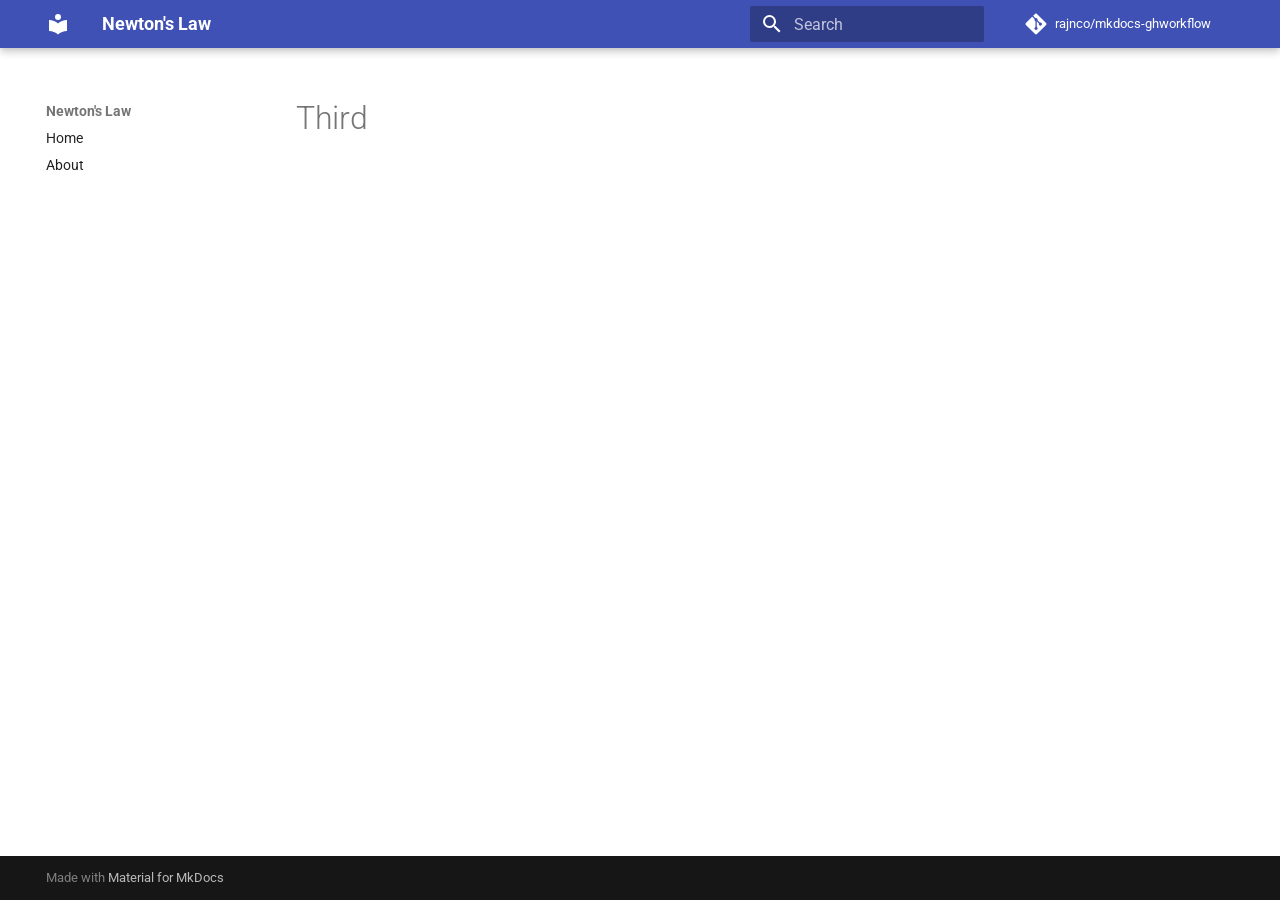
<file: third/index.html>
<!doctype html>
<html lang="en" class="no-js">
  <head>
    
      <meta charset="utf-8">
      <meta name="viewport" content="width=device-width,initial-scale=1">
      
      
      
        <link rel="canonical" href="https://rajnco.github.io/newtons-law/third/">
      
      
      
      
        
      
      
      <link rel="icon" href="../assets/images/favicon.png">
      <meta name="generator" content="mkdocs-1.6.1, mkdocs-material-9.7.7">
    
    
      
        <title>Third - Newton's Law</title>
      
    
    
      <link rel="stylesheet" href="../assets/stylesheets/main.ec1eaa64.min.css">
      
        
        <link rel="stylesheet" href="../assets/stylesheets/palette.ab4e12ef.min.css">
      
      


    
    
      
    
    
      
        
        
        <link rel="preconnect" href="https://fonts.gstatic.com" crossorigin>
        <link rel="stylesheet" href="https://fonts.googleapis.com/css?family=Roboto:300,300i,400,400i,700,700i%7CRoboto+Mono:400,400i,700,700i&display=fallback">
        <style>:root{--md-text-font:"Roboto";--md-code-font:"Roboto Mono"}</style>
      
    
    
    <script>__md_scope=new URL("..",location),__md_hash=e=>[...e].reduce(((e,_)=>(e<<5)-e+_.charCodeAt(0)),0),__md_get=(e,_=localStorage,t=__md_scope)=>JSON.parse(_.getItem(t.pathname+"."+e)),__md_set=(e,_,t=localStorage,a=__md_scope)=>{try{t.setItem(a.pathname+"."+e,JSON.stringify(_))}catch(e){}}</script>
    
      

    
    
  </head>
  
  
    
    
    
    
    
    <body dir="ltr" data-md-color-scheme="default" data-md-color-primary="indigo" data-md-color-accent="indigo">
  
    
    <input class="md-toggle" data-md-toggle="drawer" type="checkbox" id="__drawer" autocomplete="off">
    <input class="md-toggle" data-md-toggle="search" type="checkbox" id="__search" autocomplete="off">
    <label class="md-overlay" for="__drawer"></label>
    <div data-md-component="skip">
      
    </div>
    <div data-md-component="announce">
      
    </div>
    
    
      

  

<header class="md-header md-header--shadow" data-md-component="header">
  <nav class="md-header__inner md-grid" aria-label="Header">
    <a href=".." title="Newton&#39;s Law" class="md-header__button md-logo" aria-label="Newton's Law" data-md-component="logo">
      
  
  <svg xmlns="http://www.w3.org/2000/svg" viewBox="0 0 24 24"><path d="M12 8a3 3 0 0 0 3-3 3 3 0 0 0-3-3 3 3 0 0 0-3 3 3 3 0 0 0 3 3m0 3.54C9.64 9.35 6.5 8 3 8v11c3.5 0 6.64 1.35 9 3.54 2.36-2.19 5.5-3.54 9-3.54V8c-3.5 0-6.64 1.35-9 3.54"/></svg>

    </a>
    <label class="md-header__button md-icon" for="__drawer">
      
      <svg xmlns="http://www.w3.org/2000/svg" viewBox="0 0 24 24"><path d="M3 6h18v2H3zm0 5h18v2H3zm0 5h18v2H3z"/></svg>
    </label>
    <div class="md-header__title" data-md-component="header-title">
      <div class="md-header__ellipsis">
        <div class="md-header__topic">
          <span class="md-ellipsis">
            Newton's Law
          </span>
        </div>
        <div class="md-header__topic" data-md-component="header-topic">
          <span class="md-ellipsis">
            
              Third
            
          </span>
        </div>
      </div>
    </div>
    
      
    
    
    
    
      
      
        <label class="md-header__button md-icon" for="__search">
          
          <svg xmlns="http://www.w3.org/2000/svg" viewBox="0 0 24 24"><path d="M9.5 3A6.5 6.5 0 0 1 16 9.5c0 1.61-.59 3.09-1.56 4.23l.27.27h.79l5 5-1.5 1.5-5-5v-.79l-.27-.27A6.52 6.52 0 0 1 9.5 16 6.5 6.5 0 0 1 3 9.5 6.5 6.5 0 0 1 9.5 3m0 2C7 5 5 7 5 9.5S7 14 9.5 14 14 12 14 9.5 12 5 9.5 5"/></svg>
        </label>
        <div class="md-search" data-md-component="search" role="dialog">
  <label class="md-search__overlay" for="__search"></label>
  <div class="md-search__inner" role="search">
    <form class="md-search__form" name="search">
      <input type="text" class="md-search__input" name="query" aria-label="Search" placeholder="Search" autocapitalize="off" autocorrect="off" autocomplete="off" spellcheck="false" data-md-component="search-query" required>
      <label class="md-search__icon md-icon" for="__search">
        
        <svg xmlns="http://www.w3.org/2000/svg" viewBox="0 0 24 24"><path d="M9.5 3A6.5 6.5 0 0 1 16 9.5c0 1.61-.59 3.09-1.56 4.23l.27.27h.79l5 5-1.5 1.5-5-5v-.79l-.27-.27A6.52 6.52 0 0 1 9.5 16 6.5 6.5 0 0 1 3 9.5 6.5 6.5 0 0 1 9.5 3m0 2C7 5 5 7 5 9.5S7 14 9.5 14 14 12 14 9.5 12 5 9.5 5"/></svg>
        
        <svg xmlns="http://www.w3.org/2000/svg" viewBox="0 0 24 24"><path d="M20 11v2H8l5.5 5.5-1.42 1.42L4.16 12l7.92-7.92L13.5 5.5 8 11z"/></svg>
      </label>
      <nav class="md-search__options" aria-label="Search">
        
        <button type="reset" class="md-search__icon md-icon" title="Clear" aria-label="Clear" tabindex="-1">
          
          <svg xmlns="http://www.w3.org/2000/svg" viewBox="0 0 24 24"><path d="M19 6.41 17.59 5 12 10.59 6.41 5 5 6.41 10.59 12 5 17.59 6.41 19 12 13.41 17.59 19 19 17.59 13.41 12z"/></svg>
        </button>
      </nav>
      
    </form>
    <div class="md-search__output">
      <div class="md-search__scrollwrap" tabindex="0" data-md-scrollfix>
        <div class="md-search-result" data-md-component="search-result">
          <div class="md-search-result__meta">
            Initializing search
          </div>
          <ol class="md-search-result__list" role="presentation"></ol>
        </div>
      </div>
    </div>
  </div>
</div>
      
    
    
      <div class="md-header__source">
        <a href="https://github.com/rajnco/mkdocs-ghworkflow" title="Go to repository" class="md-source" data-md-component="source">
  <div class="md-source__icon md-icon">
    
    <svg xmlns="http://www.w3.org/2000/svg" viewBox="0 0 448 512"><!--! Font Awesome Free 7.1.0 by @fontawesome - https://fontawesome.com License - https://fontawesome.com/license/free (Icons: CC BY 4.0, Fonts: SIL OFL 1.1, Code: MIT License) Copyright 2025 Fonticons, Inc.--><path d="M439.6 236.1 244 40.5c-5.4-5.5-12.8-8.5-20.4-8.5s-15 3-20.4 8.4L162.5 81l51.5 51.5c27.1-9.1 52.7 16.8 43.4 43.7l49.7 49.7c34.2-11.8 61.2 31 35.5 56.7-26.5 26.5-70.2-2.9-56-37.3L240.3 199v121.9c25.3 12.5 22.3 41.8 9.1 55-6.4 6.4-15.2 10.1-24.3 10.1s-17.8-3.6-24.3-10.1c-17.6-17.6-11.1-46.9 11.2-56v-123c-20.8-8.5-24.6-30.7-18.6-45L142.6 101 8.5 235.1C3 240.6 0 247.9 0 255.5s3 15 8.5 20.4l195.6 195.7c5.4 5.4 12.7 8.4 20.4 8.4s15-3 20.4-8.4l194.7-194.7c5.4-5.4 8.4-12.8 8.4-20.4s-3-15-8.4-20.4"/></svg>
  </div>
  <div class="md-source__repository">
    rajnco/mkdocs-ghworkflow
  </div>
</a>
      </div>
    
  </nav>
  
</header>
    
    <div class="md-container" data-md-component="container">
      
      
        
          
        
      
      <main class="md-main" data-md-component="main">
        <div class="md-main__inner md-grid">
          
            
              
              <div class="md-sidebar md-sidebar--primary" data-md-component="sidebar" data-md-type="navigation" >
                <div class="md-sidebar__scrollwrap">
                  <div class="md-sidebar__inner">
                    



<nav class="md-nav md-nav--primary" aria-label="Navigation" data-md-level="0">
  <label class="md-nav__title" for="__drawer">
    <a href=".." title="Newton&#39;s Law" class="md-nav__button md-logo" aria-label="Newton's Law" data-md-component="logo">
      
  
  <svg xmlns="http://www.w3.org/2000/svg" viewBox="0 0 24 24"><path d="M12 8a3 3 0 0 0 3-3 3 3 0 0 0-3-3 3 3 0 0 0-3 3 3 3 0 0 0 3 3m0 3.54C9.64 9.35 6.5 8 3 8v11c3.5 0 6.64 1.35 9 3.54 2.36-2.19 5.5-3.54 9-3.54V8c-3.5 0-6.64 1.35-9 3.54"/></svg>

    </a>
    Newton's Law
  </label>
  
    <div class="md-nav__source">
      <a href="https://github.com/rajnco/mkdocs-ghworkflow" title="Go to repository" class="md-source" data-md-component="source">
  <div class="md-source__icon md-icon">
    
    <svg xmlns="http://www.w3.org/2000/svg" viewBox="0 0 448 512"><!--! Font Awesome Free 7.1.0 by @fontawesome - https://fontawesome.com License - https://fontawesome.com/license/free (Icons: CC BY 4.0, Fonts: SIL OFL 1.1, Code: MIT License) Copyright 2025 Fonticons, Inc.--><path d="M439.6 236.1 244 40.5c-5.4-5.5-12.8-8.5-20.4-8.5s-15 3-20.4 8.4L162.5 81l51.5 51.5c27.1-9.1 52.7 16.8 43.4 43.7l49.7 49.7c34.2-11.8 61.2 31 35.5 56.7-26.5 26.5-70.2-2.9-56-37.3L240.3 199v121.9c25.3 12.5 22.3 41.8 9.1 55-6.4 6.4-15.2 10.1-24.3 10.1s-17.8-3.6-24.3-10.1c-17.6-17.6-11.1-46.9 11.2-56v-123c-20.8-8.5-24.6-30.7-18.6-45L142.6 101 8.5 235.1C3 240.6 0 247.9 0 255.5s3 15 8.5 20.4l195.6 195.7c5.4 5.4 12.7 8.4 20.4 8.4s15-3 20.4-8.4l194.7-194.7c5.4-5.4 8.4-12.8 8.4-20.4s-3-15-8.4-20.4"/></svg>
  </div>
  <div class="md-source__repository">
    rajnco/mkdocs-ghworkflow
  </div>
</a>
    </div>
  
  <ul class="md-nav__list" data-md-scrollfix>
    
      
      
  
  
  
  
    <li class="md-nav__item">
      <a href=".." class="md-nav__link">
        
  
  
  <span class="md-ellipsis">
    
  
    Home
  

    
  </span>
  
  

      </a>
    </li>
  

    
      
      
  
  
  
  
    <li class="md-nav__item">
      <a href="../about/" class="md-nav__link">
        
  
  
  <span class="md-ellipsis">
    
  
    About
  

    
  </span>
  
  

      </a>
    </li>
  

    
  </ul>
</nav>
                  </div>
                </div>
              </div>
            
            
              
              <div class="md-sidebar md-sidebar--secondary" data-md-component="sidebar" data-md-type="toc" >
                <div class="md-sidebar__scrollwrap">
                  <div class="md-sidebar__inner">
                    

<nav class="md-nav md-nav--secondary" aria-label="Table of contents">
  
  
  
  
</nav>
                  </div>
                </div>
              </div>
            
          
          
            <div class="md-content" data-md-component="content">
              
              <article class="md-content__inner md-typeset">
                
                  


  
  


  <h1>Third</h1>














                
              </article>
            </div>
          
          
<script>var target=document.getElementById(location.hash.slice(1));target&&target.name&&(target.checked=target.name.startsWith("__tabbed_"))</script>
        </div>
        
      </main>
      
        <footer class="md-footer">
  
  <div class="md-footer-meta md-typeset">
    <div class="md-footer-meta__inner md-grid">
      <div class="md-copyright">
  
  
    Made with
    <a href="https://squidfunk.github.io/mkdocs-material/" target="_blank" rel="noopener">
      Material for MkDocs
    </a>
  
</div>
      
    </div>
  </div>
</footer>
      
    </div>
    <div class="md-dialog" data-md-component="dialog">
      <div class="md-dialog__inner md-typeset"></div>
    </div>
    
    
    
      
      
      <script id="__config" type="application/json">{"annotate": null, "base": "..", "features": [], "search": "../assets/javascripts/workers/search.2c215733.min.js", "tags": null, "translations": {"clipboard.copied": "Copied to clipboard", "clipboard.copy": "Copy to clipboard", "search.result.more.one": "1 more on this page", "search.result.more.other": "# more on this page", "search.result.none": "No matching documents", "search.result.one": "1 matching document", "search.result.other": "# matching documents", "search.result.placeholder": "Type to start searching", "search.result.term.missing": "Missing", "select.version": "Select version"}, "version": null}</script>
    
    
      <script src="../assets/javascripts/bundle.d7400e89.min.js"></script>
      
    
  </body>
</html>
</file>
<file: assets/stylesheets/main.ec1eaa64.min.css>
@charset "UTF-8";html{-webkit-text-size-adjust:none;-moz-text-size-adjust:none;text-size-adjust:none;box-sizing:border-box}*,:after,:before{box-sizing:inherit}@media (prefers-reduced-motion){*,:after,:before{transition:none!important}}body{margin:0}a,button,input,label{-webkit-tap-highlight-color:transparent}a{color:inherit;text-decoration:none}hr{border:0;box-sizing:initial;display:block;height:.05rem;overflow:visible;padding:0}small{font-size:80%}sub,sup{line-height:1em}img{border-style:none}table{border-collapse:initial;border-spacing:0}td,th{font-weight:400;vertical-align:top}button{background:#0000;border:0;font-family:inherit;font-size:inherit;margin:0;padding:0}input{border:0;outline:none}:root{--md-primary-fg-color:#4051b5;--md-primary-fg-color--light:#5d6cc0;--md-primary-fg-color--dark:#303fa1;--md-primary-bg-color:#fff;--md-primary-bg-color--light:#ffffffb3;--md-accent-fg-color:#526cfe;--md-accent-fg-color--transparent:#526cfe1a;--md-accent-bg-color:#fff;--md-accent-bg-color--light:#ffffffb3}[data-md-color-scheme=default]{color-scheme:light}[data-md-color-scheme=default] img[src$="#gh-dark-mode-only"],[data-md-color-scheme=default] img[src$="#only-dark"]{display:none}:root,[data-md-color-scheme=default]{--md-hue:225deg;--md-default-fg-color:#000000de;--md-default-fg-color--light:#0000008a;--md-default-fg-color--lighter:#00000052;--md-default-fg-color--lightest:#00000012;--md-default-bg-color:#fff;--md-default-bg-color--light:#ffffffb3;--md-default-bg-color--lighter:#ffffff4d;--md-default-bg-color--lightest:#ffffff1f;--md-code-fg-color:#36464e;--md-code-bg-color:#f5f5f5;--md-code-bg-color--light:#f5f5f5b3;--md-code-bg-color--lighter:#f5f5f54d;--md-code-hl-color:#4287ff;--md-code-hl-color--light:#4287ff1a;--md-code-hl-number-color:#d52a2a;--md-code-hl-special-color:#db1457;--md-code-hl-function-color:#a846b9;--md-code-hl-constant-color:#6e59d9;--md-code-hl-keyword-color:#3f6ec6;--md-code-hl-string-color:#1c7d4d;--md-code-hl-name-color:var(--md-code-fg-color);--md-code-hl-operator-color:var(--md-default-fg-color--light);--md-code-hl-punctuation-color:var(--md-default-fg-color--light);--md-code-hl-comment-color:var(--md-default-fg-color--light);--md-code-hl-generic-color:var(--md-default-fg-color--light);--md-code-hl-variable-color:var(--md-default-fg-color--light);--md-typeset-color:var(--md-default-fg-color);--md-typeset-a-color:var(--md-primary-fg-color);--md-typeset-del-color:#f5503d26;--md-typeset-ins-color:#0bd57026;--md-typeset-kbd-color:#fafafa;--md-typeset-kbd-accent-color:#fff;--md-typeset-kbd-border-color:#b8b8b8;--md-typeset-mark-color:#ffff0080;--md-typeset-table-color:#0000001f;--md-typeset-table-color--light:rgba(0,0,0,.035);--md-admonition-fg-color:var(--md-default-fg-color);--md-admonition-bg-color:var(--md-default-bg-color);--md-warning-fg-color:#000000de;--md-warning-bg-color:#ff9;--md-footer-fg-color:#fff;--md-footer-fg-color--light:#ffffffb3;--md-footer-fg-color--lighter:#ffffff73;--md-footer-bg-color:#000000de;--md-footer-bg-color--dark:#00000052;--md-shadow-z1:0 0.2rem 0.5rem #0000000d,0 0 0.05rem #0000001a;--md-shadow-z2:0 0.2rem 0.5rem #0000001a,0 0 0.05rem #00000040;--md-shadow-z3:0 0.2rem 0.5rem #0003,0 0 0.05rem #00000059}.md-icon svg{fill:currentcolor;display:block;height:1.2rem;width:1.2rem}body{-webkit-font-smoothing:antialiased;-moz-osx-font-smoothing:grayscale;--md-text-font-family:var(--md-text-font,_),-apple-system,BlinkMacSystemFont,Helvetica,Arial,sans-serif;--md-code-font-family:var(--md-code-font,_),SFMono-Regular,Consolas,Menlo,monospace}aside,body,input{font-feature-settings:"kern","liga";color:var(--md-typeset-color);font-family:var(--md-text-font-family)}code,kbd,pre{font-feature-settings:"kern";font-family:var(--md-code-font-family)}:root{--md-typeset-table-sort-icon:url('data:image/svg+xml;charset=utf-8,<svg xmlns="http://www.w3.org/2000/svg" viewBox="0 0 24 24"><path d="m18 21-4-4h3V7h-3l4-4 4 4h-3v10h3M2 19v-2h10v2M2 13v-2h7v2M2 7V5h4v2z"/></svg>');--md-typeset-table-sort-icon--asc:url('data:image/svg+xml;charset=utf-8,<svg xmlns="http://www.w3.org/2000/svg" viewBox="0 0 24 24"><path d="M19 17h3l-4 4-4-4h3V3h2M2 17h10v2H2M6 5v2H2V5m0 6h7v2H2z"/></svg>');--md-typeset-table-sort-icon--desc:url('data:image/svg+xml;charset=utf-8,<svg xmlns="http://www.w3.org/2000/svg" viewBox="0 0 24 24"><path d="M19 7h3l-4-4-4 4h3v14h2M2 17h10v2H2M6 5v2H2V5m0 6h7v2H2z"/></svg>')}.md-typeset{-webkit-print-color-adjust:exact;color-adjust:exact;font-size:.8rem;line-height:1.6;overflow-wrap:break-word}@media print{.md-typeset{font-size:.68rem}}.md-typeset blockquote,.md-typeset dl,.md-typeset figure,.md-typeset ol,.md-typeset pre,.md-typeset ul{margin-bottom:1em;margin-top:1em}.md-typeset h1{color:var(--md-default-fg-color--light);font-size:2em;line-height:1.3;margin:0 0 1.25em}.md-typeset h1,.md-typeset h2{font-weight:300;letter-spacing:-.01em}.md-typeset h2{font-size:1.5625em;line-height:1.4;margin:1.6em 0 .64em}.md-typeset h3{font-size:1.25em;font-weight:400;letter-spacing:-.01em;line-height:1.5;margin:1.6em 0 .8em}.md-typeset h2+h3{margin-top:.8em}.md-typeset h4{font-weight:700;letter-spacing:-.01em;margin:1em 0}.md-typeset h5,.md-typeset h6{color:var(--md-default-fg-color--light);font-size:.8em;font-weight:700;letter-spacing:-.01em;margin:1.25em 0}.md-typeset h5{text-transform:uppercase}.md-typeset h5 code{text-transform:none}.md-typeset hr{border-bottom:.05rem solid var(--md-default-fg-color--lightest);display:flow-root;margin:1.5em 0}.md-typeset a{color:var(--md-typeset-a-color);word-break:break-word}.md-typeset a,.md-typeset a:before{transition:color 125ms}.md-typeset a:focus,.md-typeset a:hover{color:var(--md-accent-fg-color)}.md-typeset a:focus code,.md-typeset a:hover code{background-color:var(--md-accent-fg-color--transparent);color:var(--md-accent-fg-color)}.md-typeset a code{color:var(--md-typeset-a-color)}.md-typeset a.focus-visible{outline-color:var(--md-accent-fg-color);outline-offset:.2rem}.md-typeset code,.md-typeset kbd,.md-typeset pre{color:var(--md-code-fg-color);direction:ltr;font-variant-ligatures:none;transition:background-color 125ms}@media print{.md-typeset code,.md-typeset kbd,.md-typeset pre{white-space:pre-wrap}}.md-typeset code{background-color:var(--md-code-bg-color);border-radius:.1rem;-webkit-box-decoration-break:clone;box-decoration-break:clone;font-size:.85em;padding:0 .2941176471em;transition:color 125ms,background-color 125ms;word-break:break-word}.md-typeset code:not(.focus-visible){-webkit-tap-highlight-color:transparent;outline:none}.md-typeset pre{display:flow-root;line-height:1.4;position:relative}.md-typeset pre>code{-webkit-box-decoration-break:slice;box-decoration-break:slice;box-shadow:none;display:block;margin:0;outline-color:var(--md-accent-fg-color);overflow:auto;padding:.7720588235em 1.1764705882em;scrollbar-color:var(--md-default-fg-color--lighter) #0000;scrollbar-width:thin;touch-action:auto;word-break:normal}.md-typeset pre>code:hover{scrollbar-color:var(--md-accent-fg-color) #0000}.md-typeset pre>code::-webkit-scrollbar{height:.2rem;width:.2rem}.md-typeset pre>code::-webkit-scrollbar-thumb{background-color:var(--md-default-fg-color--lighter)}.md-typeset pre>code::-webkit-scrollbar-thumb:hover{background-color:var(--md-accent-fg-color)}.md-typeset kbd{background-color:var(--md-typeset-kbd-color);border-radius:.1rem;box-shadow:0 .1rem 0 .05rem var(--md-typeset-kbd-border-color),0 .1rem 0 var(--md-typeset-kbd-border-color),0 -.1rem .2rem var(--md-typeset-kbd-accent-color) inset;color:var(--md-default-fg-color);display:inline-block;font-size:.75em;padding:0 .6666666667em;vertical-align:text-top;word-break:break-word}.md-typeset mark{background-color:var(--md-typeset-mark-color);-webkit-box-decoration-break:clone;box-decoration-break:clone;color:inherit;word-break:break-word}.md-typeset abbr{cursor:help;text-decoration:none}.md-typeset [data-preview],.md-typeset abbr{border-bottom:.05rem dotted var(--md-default-fg-color--light)}.md-typeset small{opacity:.75}[dir=ltr] .md-typeset sub,[dir=ltr] .md-typeset sup{margin-left:.078125em}[dir=rtl] .md-typeset sub,[dir=rtl] .md-typeset sup{margin-right:.078125em}[dir=ltr] .md-typeset blockquote{padding-left:.6rem}[dir=rtl] .md-typeset blockquote{padding-right:.6rem}[dir=ltr] .md-typeset blockquote{border-left:.2rem solid var(--md-default-fg-color--lighter)}[dir=rtl] .md-typeset blockquote{border-right:.2rem solid var(--md-default-fg-color--lighter)}.md-typeset blockquote{color:var(--md-default-fg-color--light);margin-left:0;margin-right:0}.md-typeset ul{list-style-type:disc}.md-typeset ul[type]{list-style-type:revert-layer}[dir=ltr] .md-typeset ol,[dir=ltr] .md-typeset ul{margin-left:.625em}[dir=rtl] .md-typeset ol,[dir=rtl] .md-typeset ul{margin-right:.625em}.md-typeset ol,.md-typeset ul{padding:0}.md-typeset ol:not([hidden]),.md-typeset ul:not([hidden]){display:flow-root}.md-typeset ol ol,.md-typeset ul ol{list-style-type:lower-alpha}.md-typeset ol ol ol,.md-typeset ul ol ol{list-style-type:lower-roman}.md-typeset ol ol ol ol,.md-typeset ul ol ol ol{list-style-type:upper-alpha}.md-typeset ol ol ol ol ol,.md-typeset ul ol ol ol ol{list-style-type:upper-roman}.md-typeset ol[type],.md-typeset ul[type]{list-style-type:revert-layer}[dir=ltr] .md-typeset ol li,[dir=ltr] .md-typeset ul li{margin-left:1.25em}[dir=rtl] .md-typeset ol li,[dir=rtl] .md-typeset ul li{margin-right:1.25em}.md-typeset ol li,.md-typeset ul li{margin-bottom:.5em}.md-typeset ol li blockquote,.md-typeset ol li p,.md-typeset ul li blockquote,.md-typeset ul li p{margin:.5em 0}.md-typeset ol li:last-child,.md-typeset ul li:last-child{margin-bottom:0}[dir=ltr] .md-typeset ol li ol,[dir=ltr] .md-typeset ol li ul,[dir=ltr] .md-typeset ul li ol,[dir=ltr] .md-typeset ul li ul{margin-left:.625em}[dir=rtl] .md-typeset ol li ol,[dir=rtl] .md-typeset ol li ul,[dir=rtl] .md-typeset ul li ol,[dir=rtl] .md-typeset ul li ul{margin-right:.625em}.md-typeset ol li ol,.md-typeset ol li ul,.md-typeset ul li ol,.md-typeset ul li ul{margin-bottom:.5em;margin-top:.5em}[dir=ltr] .md-typeset dd{margin-left:1.875em}[dir=rtl] .md-typeset dd{margin-right:1.875em}.md-typeset dd{margin-bottom:1.5em;margin-top:1em}.md-typeset img,.md-typeset svg,.md-typeset video{height:auto;max-width:100%}.md-typeset img[align=left]{margin:1em 1em 1em 0}.md-typeset img[align=right]{margin:1em 0 1em 1em}.md-typeset img[align]:only-child{margin-top:0}.md-typeset figure{display:flow-root;margin:1em auto;max-width:100%;text-align:center;width:fit-content}.md-typeset figure img{display:block;margin:0 auto}.md-typeset figcaption{font-style:italic;margin:1em auto;max-width:24rem}.md-typeset iframe{max-width:100%}.md-typeset table:not([class]){background-color:var(--md-default-bg-color);border:.05rem solid var(--md-typeset-table-color);border-radius:.1rem;display:inline-block;font-size:.64rem;max-width:100%;overflow:auto;touch-action:auto}@media print{.md-typeset table:not([class]){display:table}}.md-typeset table:not([class])+*{margin-top:1.5em}.md-typeset table:not([class]) td>:first-child,.md-typeset table:not([class]) th>:first-child{margin-top:0}.md-typeset table:not([class]) td>:last-child,.md-typeset table:not([class]) th>:last-child{margin-bottom:0}.md-typeset table:not([class]) td:not([align]),.md-typeset table:not([class]) th:not([align]){text-align:left}[dir=rtl] .md-typeset table:not([class]) td:not([align]),[dir=rtl] .md-typeset table:not([class]) th:not([align]){text-align:right}.md-typeset table:not([class]) th{font-weight:700;min-width:5rem;padding:.9375em 1.25em;vertical-align:top}.md-typeset table:not([class]) td{border-top:.05rem solid var(--md-typeset-table-color);padding:.9375em 1.25em;vertical-align:top}.md-typeset table:not([class]) tbody tr{transition:background-color 125ms}.md-typeset table:not([class]) tbody tr:hover{background-color:var(--md-typeset-table-color--light);box-shadow:0 .05rem 0 var(--md-default-bg-color) inset}.md-typeset table:not([class]) a{word-break:normal}.md-typeset table th[role=columnheader]{cursor:pointer}[dir=ltr] .md-typeset table th[role=columnheader]:after{margin-left:.5em}[dir=rtl] .md-typeset table th[role=columnheader]:after{margin-right:.5em}.md-typeset table th[role=columnheader]:after{content:"";display:inline-block;height:1.2em;-webkit-mask-image:var(--md-typeset-table-sort-icon);mask-image:var(--md-typeset-table-sort-icon);-webkit-mask-repeat:no-repeat;mask-repeat:no-repeat;-webkit-mask-size:contain;mask-size:contain;transition:background-color 125ms;vertical-align:text-bottom;width:1.2em}.md-typeset table th[role=columnheader]:hover:after{background-color:var(--md-default-fg-color--lighter)}.md-typeset table th[role=columnheader][aria-sort=ascending]:after{background-color:var(--md-default-fg-color--light);-webkit-mask-image:var(--md-typeset-table-sort-icon--asc);mask-image:var(--md-typeset-table-sort-icon--asc)}.md-typeset table th[role=columnheader][aria-sort=descending]:after{background-color:var(--md-default-fg-color--light);-webkit-mask-image:var(--md-typeset-table-sort-icon--desc);mask-image:var(--md-typeset-table-sort-icon--desc)}.md-typeset__scrollwrap{margin:1em -.8rem;overflow-x:auto;touch-action:auto}.md-typeset__table{display:inline-block;margin-bottom:.5em;padding:0 .8rem}@media print{.md-typeset__table{display:block}}html .md-typeset__table table{display:table;margin:0;overflow:hidden;width:100%}@media screen and (max-width:44.984375em){.md-content__inner>pre{margin:1em -.8rem}.md-content__inner>pre code{border-radius:0}}.md-typeset .md-author{border-radius:100%;display:block;flex-shrink:0;height:1.6rem;overflow:hidden;position:relative;transition:color 125ms,transform 125ms;width:1.6rem}.md-typeset .md-author img{display:block}.md-typeset .md-author--more{background:var(--md-default-fg-color--lightest);color:var(--md-default-fg-color--lighter);font-size:.6rem;font-weight:700;line-height:1.6rem;text-align:center}.md-typeset .md-author--long{height:2.4rem;width:2.4rem}.md-typeset a.md-author{transform:scale(1)}.md-typeset a.md-author img{border-radius:100%;filter:grayscale(100%) opacity(75%);transition:filter 125ms}.md-typeset a.md-author:focus,.md-typeset a.md-author:hover{transform:scale(1.1);z-index:1}.md-typeset a.md-author:focus img,.md-typeset a.md-author:hover img{filter:grayscale(0)}.md-banner{background-color:var(--md-footer-bg-color);color:var(--md-footer-fg-color);overflow:auto}@media print{.md-banner{display:none}}.md-banner--warning{background-color:var(--md-warning-bg-color);color:var(--md-warning-fg-color)}.md-banner__inner{font-size:.7rem;margin:.6rem auto;padding:0 .8rem}[dir=ltr] .md-banner__button{float:right}[dir=rtl] .md-banner__button{float:left}.md-banner__button{color:inherit;cursor:pointer;transition:opacity .25s}.no-js .md-banner__button{display:none}.md-banner__button:hover{opacity:.7}html{font-size:125%;height:100%;overflow-x:hidden}@media screen and (min-width:100em){html{font-size:137.5%}}@media screen and (min-width:125em){html{font-size:150%}}body{background-color:var(--md-default-bg-color);display:flex;flex-direction:column;font-size:.5rem;min-height:100%;position:relative;width:100%}@media print{body{display:block}}@media screen and (max-width:59.984375em){body[data-md-scrolllock]{position:fixed}}.md-grid{margin-left:auto;margin-right:auto;max-width:61rem}.md-container{display:flex;flex-direction:column;flex-grow:1}@media print{.md-container{display:block}}.md-main{flex-grow:1}.md-main__inner{display:flex;height:100%;margin-top:1.5rem}.md-ellipsis{overflow:hidden;text-overflow:ellipsis}.md-toggle{display:none}.md-option{height:0;opacity:0;position:absolute;width:0}.md-option:checked+label:not([hidden]){display:block}.md-option.focus-visible+label{outline-color:var(--md-accent-fg-color);outline-style:auto}.md-skip{background-color:var(--md-default-fg-color);border-radius:.1rem;color:var(--md-default-bg-color);font-size:.64rem;margin:.5rem;opacity:0;outline-color:var(--md-accent-fg-color);padding:.3rem .5rem;position:fixed;transform:translateY(.4rem);z-index:-1}.md-skip:focus{opacity:1;transform:translateY(0);transition:transform .25s cubic-bezier(.4,0,.2,1),opacity 175ms 75ms;z-index:10}@page{margin:25mm}:root{--md-clipboard-icon:url('data:image/svg+xml;charset=utf-8,<svg xmlns="http://www.w3.org/2000/svg" viewBox="0 0 24 24"><path d="M19 21H8V7h11m0-2H8a2 2 0 0 0-2 2v14a2 2 0 0 0 2 2h11a2 2 0 0 0 2-2V7a2 2 0 0 0-2-2m-3-4H4a2 2 0 0 0-2 2v14h2V3h12z"/></svg>')}.md-clipboard{border-radius:.1rem;color:var(--md-default-fg-color--lightest);cursor:pointer;height:1.5em;outline-color:var(--md-accent-fg-color);outline-offset:.1rem;transition:color .25s;width:1.5em;z-index:1}@media print{.md-clipboard{display:none}}.md-clipboard:not(.focus-visible){-webkit-tap-highlight-color:transparent;outline:none}:hover>.md-clipboard{color:var(--md-default-fg-color--light)}.md-clipboard:focus,.md-clipboard:hover{color:var(--md-accent-fg-color)}.md-clipboard:after{background-color:currentcolor;content:"";display:block;height:1.125em;margin:0 auto;-webkit-mask-image:var(--md-clipboard-icon);mask-image:var(--md-clipboard-icon);-webkit-mask-position:center;mask-position:center;-webkit-mask-repeat:no-repeat;mask-repeat:no-repeat;-webkit-mask-size:contain;mask-size:contain;width:1.125em}.md-clipboard--inline{cursor:pointer}.md-clipboard--inline code{transition:color .25s,background-color .25s}.md-clipboard--inline:focus code,.md-clipboard--inline:hover code{background-color:var(--md-accent-fg-color--transparent);color:var(--md-accent-fg-color)}:root{--md-code-select-icon:url('data:image/svg+xml;charset=utf-8,<svg xmlns="http://www.w3.org/2000/svg" viewBox="0 0 24 24"><path d="M19 19h-4v2h4c1.1 0 2-.9 2-2v-4h-2m0-12h-4v2h4v4h2V5c0-1.1-.9-2-2-2M5 5h4V3H5c-1.1 0-2 .9-2 2v4h2m0 6H3v4c0 1.1.9 2 2 2h4v-2H5zm2-4h2v2H7zm4 0h2v2h-2zm4 0h2v2h-2zM7 7h2v2H7zm4 0h2v2h-2zm4 0h2v2h-2zm-8 8h2v2H7zm4 0h2v2h-2zm4 0h2v2h-2z"/></svg>');--md-code-copy-icon:url('data:image/svg+xml;charset=utf-8,<svg xmlns="http://www.w3.org/2000/svg" viewBox="0 0 24 24"><path d="M19 21H8V7h11m0-2H8a2 2 0 0 0-2 2v14a2 2 0 0 0 2 2h11a2 2 0 0 0 2-2V7a2 2 0 0 0-2-2m-3-4H4a2 2 0 0 0-2 2v14h2V3h12z"/></svg>')}.md-typeset .md-code__content{display:grid}.md-code__nav{background-color:var(--md-code-bg-color--lighter);border-radius:.1rem;display:flex;gap:.2rem;padding:.2rem;position:absolute;right:.25em;top:.25em;transition:background-color .25s;z-index:1}:hover>.md-code__nav{background-color:var(--md-code-bg-color--light)}.md-code__button{color:var(--md-default-fg-color--lightest);cursor:pointer;display:block;height:1.5em;outline-color:var(--md-accent-fg-color);outline-offset:.1rem;transition:color .25s;width:1.5em}:hover>*>.md-code__button{color:var(--md-default-fg-color--light)}.md-code__button.focus-visible,.md-code__button:hover{color:var(--md-accent-fg-color)}.md-code__button--active{color:var(--md-default-fg-color)!important}.md-code__button:after{background-color:currentcolor;content:"";display:block;height:1.125em;margin:0 auto;-webkit-mask-position:center;mask-position:center;-webkit-mask-repeat:no-repeat;mask-repeat:no-repeat;-webkit-mask-size:contain;mask-size:contain;width:1.125em}.md-code__button[data-md-type=select]:after{-webkit-mask-image:var(--md-code-select-icon);mask-image:var(--md-code-select-icon)}.md-code__button[data-md-type=copy]:after{-webkit-mask-image:var(--md-code-copy-icon);mask-image:var(--md-code-copy-icon)}@keyframes consent{0%{opacity:0;transform:translateY(100%)}to{opacity:1;transform:translateY(0)}}@keyframes overlay{0%{opacity:0}to{opacity:1}}.md-consent__overlay{animation:overlay .25s both;-webkit-backdrop-filter:blur(.1rem);backdrop-filter:blur(.1rem);background-color:#0000008a;height:100%;opacity:1;position:fixed;top:0;width:100%;z-index:5}.md-consent__inner{animation:consent .5s cubic-bezier(.1,.7,.1,1) both;background-color:var(--md-default-bg-color);border:0;border-radius:.1rem;bottom:0;box-shadow:0 0 .2rem #0000001a,0 .2rem .4rem #0003;max-height:100%;overflow:auto;padding:0;position:fixed;width:100%;z-index:5}.md-consent__form{padding:.8rem}.md-consent__settings{display:none;margin:1em 0}input:checked+.md-consent__settings{display:block}.md-consent__controls{margin-bottom:.8rem}.md-typeset .md-consent__controls .md-button{display:inline}@media screen and (max-width:44.984375em){.md-typeset .md-consent__controls .md-button{display:block;margin-top:.4rem;text-align:center;width:100%}}.md-consent label{cursor:pointer}.md-content{flex-grow:1;min-width:0}.md-content__inner{margin:0 .8rem 1.2rem;padding-top:.6rem}@media screen and (min-width:76.25em){[dir=ltr] .md-sidebar--primary:not([hidden])~.md-content>.md-content__inner{margin-left:1.2rem}[dir=ltr] .md-sidebar--secondary:not([hidden])~.md-content>.md-content__inner,[dir=rtl] .md-sidebar--primary:not([hidden])~.md-content>.md-content__inner{margin-right:1.2rem}[dir=rtl] .md-sidebar--secondary:not([hidden])~.md-content>.md-content__inner{margin-left:1.2rem}}.md-content__inner:before{content:"";display:block;height:.4rem}.md-content__inner>:last-child{margin-bottom:0}[dir=ltr] .md-content__button{float:right}[dir=rtl] .md-content__button{float:left}[dir=ltr] .md-content__button{margin-left:.4rem}[dir=rtl] .md-content__button{margin-right:.4rem}.md-content__button{margin:.4rem 0;padding:0}@media print{.md-content__button{display:none}}.md-typeset .md-content__button{color:var(--md-default-fg-color--lighter)}.md-content__button svg{display:inline;vertical-align:top}[dir=rtl] .md-content__button svg{transform:scaleX(-1)}[dir=ltr] .md-dialog{right:.8rem}[dir=rtl] .md-dialog{left:.8rem}.md-dialog{background-color:var(--md-default-fg-color);border-radius:.1rem;bottom:.8rem;box-shadow:var(--md-shadow-z3);min-width:11.1rem;opacity:0;padding:.4rem .6rem;pointer-events:none;position:fixed;transform:translateY(100%);transition:transform 0ms .4s,opacity .4s;z-index:4}@media print{.md-dialog{display:none}}.md-dialog--active{opacity:1;pointer-events:auto;transform:translateY(0);transition:transform .4s cubic-bezier(.075,.85,.175,1),opacity .4s}.md-dialog__inner{color:var(--md-default-bg-color);font-size:.7rem}.md-feedback{margin:2em 0 1em;text-align:center}.md-feedback fieldset{border:none;margin:0;padding:0}.md-feedback__title{font-weight:700;margin:1em auto}.md-feedback__inner{position:relative}.md-feedback__list{display:flex;flex-wrap:wrap;place-content:baseline center;position:relative}.md-feedback__list:hover .md-icon:not(:disabled){color:var(--md-default-fg-color--lighter)}:disabled .md-feedback__list{min-height:1.8rem}.md-feedback__icon{color:var(--md-default-fg-color--light);cursor:pointer;flex-shrink:0;margin:0 .1rem;transition:color 125ms}.md-feedback__icon:not(:disabled).md-icon:hover{color:var(--md-accent-fg-color)}.md-feedback__icon:disabled{color:var(--md-default-fg-color--lightest);pointer-events:none}.md-feedback__note{opacity:0;position:relative;transform:translateY(.4rem);transition:transform .4s cubic-bezier(.1,.7,.1,1),opacity .15s}.md-feedback__note>*{margin:0 auto;max-width:16rem}:disabled .md-feedback__note{opacity:1;transform:translateY(0)}@media print{.md-feedback{display:none}}.md-footer{background-color:var(--md-footer-bg-color);color:var(--md-footer-fg-color)}@media print{.md-footer{display:none}}.md-footer__inner{justify-content:space-between;overflow:auto;padding:.2rem}.md-footer__inner:not([hidden]){display:flex}.md-footer__link{align-items:end;display:flex;flex-grow:0.01;margin-bottom:.4rem;margin-top:1rem;max-width:100%;outline-color:var(--md-accent-fg-color);overflow:hidden;transition:opacity .25s}.md-footer__link:focus,.md-footer__link:hover{opacity:.7}[dir=rtl] .md-footer__link svg{transform:scaleX(-1)}@media screen and (max-width:44.984375em){.md-footer__link--prev{flex-shrink:0}.md-footer__link--prev .md-footer__title{display:none}}[dir=ltr] .md-footer__link--next{margin-left:auto}[dir=rtl] .md-footer__link--next{margin-right:auto}.md-footer__link--next{text-align:right}[dir=rtl] .md-footer__link--next{text-align:left}.md-footer__title{flex-grow:1;font-size:.9rem;margin-bottom:.7rem;max-width:calc(100% - 2.4rem);padding:0 1rem;white-space:nowrap}.md-footer__button{margin:.2rem;padding:.4rem}.md-footer__direction{font-size:.64rem;opacity:.7}.md-footer-meta{background-color:var(--md-footer-bg-color--dark)}.md-footer-meta__inner{display:flex;flex-wrap:wrap;justify-content:space-between;padding:.2rem}html .md-footer-meta.md-typeset a{color:var(--md-footer-fg-color--light)}html .md-footer-meta.md-typeset a:focus,html .md-footer-meta.md-typeset a:hover{color:var(--md-footer-fg-color)}.md-copyright{color:var(--md-footer-fg-color--lighter);font-size:.64rem;margin:auto .6rem;padding:.4rem 0;width:100%}@media screen and (min-width:45em){.md-copyright{width:auto}}.md-copyright__highlight{color:var(--md-footer-fg-color--light)}.md-social{display:inline-flex;gap:.2rem;margin:0 .4rem;padding:.2rem 0 .6rem}@media screen and (min-width:45em){.md-social{padding:.6rem 0}}.md-social__link{display:inline-block;height:1.6rem;text-align:center;width:1.6rem}.md-social__link:before{line-height:1.9}.md-social__link svg{fill:currentcolor;max-height:.8rem;vertical-align:-25%}.md-typeset .md-button{border:.1rem solid;border-radius:.1rem;color:var(--md-primary-fg-color);cursor:pointer;display:inline-block;font-weight:700;padding:.625em 2em;transition:color 125ms,background-color 125ms,border-color 125ms}.md-typeset .md-button--primary{background-color:var(--md-primary-fg-color);border-color:var(--md-primary-fg-color);color:var(--md-primary-bg-color)}.md-typeset .md-button:focus,.md-typeset .md-button:hover{background-color:var(--md-accent-fg-color);border-color:var(--md-accent-fg-color);color:var(--md-accent-bg-color)}[dir=ltr] .md-typeset .md-input{border-top-left-radius:.1rem}[dir=ltr] .md-typeset .md-input,[dir=rtl] .md-typeset .md-input{border-top-right-radius:.1rem}[dir=rtl] .md-typeset .md-input{border-top-left-radius:.1rem}.md-typeset .md-input{border-bottom:.1rem solid var(--md-default-fg-color--lighter);box-shadow:var(--md-shadow-z1);font-size:.8rem;height:1.8rem;padding:0 .6rem;transition:border .25s,box-shadow .25s}.md-typeset .md-input:focus,.md-typeset .md-input:hover{border-bottom-color:var(--md-accent-fg-color);box-shadow:var(--md-shadow-z2)}.md-typeset .md-input--stretch{width:100%}.md-header{background-color:var(--md-primary-fg-color);box-shadow:0 0 .2rem #0000,0 .2rem .4rem #0000;color:var(--md-primary-bg-color);display:block;left:0;position:sticky;right:0;top:0;z-index:4}@media print{.md-header{display:none}}.md-header[hidden]{transform:translateY(-100%);transition:transform .25s cubic-bezier(.8,0,.6,1),box-shadow .25s}.md-header--shadow{box-shadow:0 0 .2rem #0000001a,0 .2rem .4rem #0003;transition:transform .25s cubic-bezier(.1,.7,.1,1),box-shadow .25s}.md-header__inner{align-items:center;display:flex;padding:0 .2rem}.md-header__button{color:currentcolor;cursor:pointer;margin:.2rem;outline-color:var(--md-accent-fg-color);padding:.4rem;position:relative;transition:opacity .25s;vertical-align:middle;z-index:1}.md-header__button:hover{opacity:.7}.md-header__button:not([hidden]){display:inline-block}.md-header__button:not(.focus-visible){-webkit-tap-highlight-color:transparent;outline:none}.md-header__button.md-logo{margin:.2rem;padding:.4rem}@media screen and (max-width:76.234375em){.md-header__button.md-logo{display:none}}.md-header__button.md-logo img,.md-header__button.md-logo svg{fill:currentcolor;display:block;height:1.2rem;width:auto}@media screen and (min-width:60em){.md-header__button[for=__search]{display:none}}.no-js .md-header__button[for=__search]{display:none}[dir=rtl] .md-header__button[for=__search] svg{transform:scaleX(-1)}@media screen and (min-width:76.25em){.md-header__button[for=__drawer]{display:none}}.md-header__topic{display:flex;max-width:100%;position:absolute;transition:transform .4s cubic-bezier(.1,.7,.1,1),opacity .15s;white-space:nowrap}.md-header__topic+.md-header__topic{opacity:0;pointer-events:none;transform:translateX(1.25rem);transition:transform .4s cubic-bezier(1,.7,.1,.1),opacity .15s;z-index:-1}[dir=rtl] .md-header__topic+.md-header__topic{transform:translateX(-1.25rem)}.md-header__topic:first-child{font-weight:700}[dir=ltr] .md-header__title{margin-left:1rem;margin-right:.4rem}[dir=rtl] .md-header__title{margin-left:.4rem;margin-right:1rem}.md-header__title{flex-grow:1;font-size:.9rem;height:2.4rem;line-height:2.4rem}.md-header__title--active .md-header__topic{opacity:0;pointer-events:none;transform:translateX(-1.25rem);transition:transform .4s cubic-bezier(1,.7,.1,.1),opacity .15s;z-index:-1}[dir=rtl] .md-header__title--active .md-header__topic{transform:translateX(1.25rem)}.md-header__title--active .md-header__topic+.md-header__topic{opacity:1;pointer-events:auto;transform:translateX(0);transition:transform .4s cubic-bezier(.1,.7,.1,1),opacity .15s;z-index:0}.md-header__title>.md-header__ellipsis{height:100%;position:relative;width:100%}.md-header__option{display:flex;flex-shrink:0;max-width:100%;transition:max-width 0ms .25s,opacity .25s .25s;white-space:nowrap}[data-md-toggle=search]:checked~.md-header .md-header__option{max-width:0;opacity:0;transition:max-width 0ms,opacity 0ms}.md-header__option>input{bottom:0}.md-header__source{display:none}@media screen and (min-width:60em){[dir=ltr] .md-header__source{margin-left:1rem}[dir=rtl] .md-header__source{margin-right:1rem}.md-header__source{display:block;max-width:11.7rem;width:11.7rem}}@media screen and (min-width:76.25em){[dir=ltr] .md-header__source{margin-left:1.4rem}[dir=rtl] .md-header__source{margin-right:1.4rem}}.md-meta{color:var(--md-default-fg-color--light);font-size:.7rem;line-height:1.3}.md-meta__list{display:inline-flex;flex-wrap:wrap;list-style:none;margin:0;padding:0}.md-meta__item:not(:last-child):after{content:"·";margin-left:.2rem;margin-right:.2rem}.md-meta__link{color:var(--md-typeset-a-color)}.md-meta__link:focus,.md-meta__link:hover{color:var(--md-accent-fg-color)}.md-draft{background-color:#ff1744;border-radius:.125em;color:#fff;display:inline-block;font-weight:700;padding-left:.5714285714em;padding-right:.5714285714em}:root{--md-nav-icon--prev:url('data:image/svg+xml;charset=utf-8,<svg xmlns="http://www.w3.org/2000/svg" viewBox="0 0 24 24"><path d="M20 11v2H8l5.5 5.5-1.42 1.42L4.16 12l7.92-7.92L13.5 5.5 8 11z"/></svg>');--md-nav-icon--next:url('data:image/svg+xml;charset=utf-8,<svg xmlns="http://www.w3.org/2000/svg" viewBox="0 0 24 24"><path d="M8.59 16.58 13.17 12 8.59 7.41 10 6l6 6-6 6z"/></svg>');--md-toc-icon:url('data:image/svg+xml;charset=utf-8,<svg xmlns="http://www.w3.org/2000/svg" viewBox="0 0 24 24"><path d="M3 9h14V7H3zm0 4h14v-2H3zm0 4h14v-2H3zm16 0h2v-2h-2zm0-10v2h2V7zm0 6h2v-2h-2z"/></svg>')}.md-nav{font-size:.7rem;line-height:1.3}.md-nav__title{color:var(--md-default-fg-color--light);display:block;font-weight:700;overflow:hidden;padding:0 .6rem;text-overflow:ellipsis}.md-nav__title .md-nav__button{display:none}.md-nav__title .md-nav__button img{height:100%;width:auto}.md-nav__title .md-nav__button.md-logo img,.md-nav__title .md-nav__button.md-logo svg{fill:currentcolor;display:block;height:2.4rem;max-width:100%;object-fit:contain;width:auto}.md-nav__list{list-style:none;margin:0;padding:0}.md-nav__link{align-items:flex-start;display:flex;gap:.4rem;margin-top:.625em;scroll-snap-align:start;transition:color 125ms}.md-nav__link--passed,.md-nav__link--passed code{color:var(--md-default-fg-color--light)}.md-nav__item .md-nav__link--active,.md-nav__item .md-nav__link--active code{color:var(--md-typeset-a-color)}.md-nav__link .md-ellipsis{position:relative}.md-nav__link .md-ellipsis code{word-break:normal}[dir=ltr] .md-nav__link .md-icon:last-child{margin-left:auto}[dir=rtl] .md-nav__link .md-icon:last-child{margin-right:auto}.md-nav__link .md-typeset{font-size:.7rem;line-height:1.3}.md-nav__link svg{fill:currentcolor;flex-shrink:0;height:1.3em;position:relative}.md-nav__link[for]:focus,.md-nav__link[for]:hover,.md-nav__link[href]:focus,.md-nav__link[href]:hover{color:var(--md-accent-fg-color);cursor:pointer}.md-nav__link[for]:focus code,.md-nav__link[for]:hover code,.md-nav__link[href]:focus code,.md-nav__link[href]:hover code{background-color:var(--md-accent-fg-color--transparent);color:var(--md-accent-fg-color)}.md-nav__link.focus-visible{outline-color:var(--md-accent-fg-color);outline-offset:.2rem}.md-nav--primary .md-nav__link[for=__toc]{display:none}.md-nav--primary .md-nav__link[for=__toc] .md-icon:after{background-color:currentcolor;display:block;height:100%;-webkit-mask-image:var(--md-toc-icon);mask-image:var(--md-toc-icon);width:100%}.md-nav--primary .md-nav__link[for=__toc]~.md-nav{display:none}.md-nav__container>.md-nav__link{margin-top:0}.md-nav__container>.md-nav__link:first-child{flex-grow:1;min-width:0}.md-nav__icon{flex-shrink:0}.md-nav__source{display:none}@media screen and (max-width:76.234375em){.md-nav--primary,.md-nav--primary .md-nav{background-color:var(--md-default-bg-color);display:flex;flex-direction:column;height:100%;left:0;position:absolute;right:0;top:0;z-index:1}.md-nav--primary .md-nav__item,.md-nav--primary .md-nav__title{font-size:.8rem;line-height:1.5}.md-nav--primary .md-nav__title{background-color:var(--md-default-fg-color--lightest);color:var(--md-default-fg-color--light);cursor:pointer;height:5.6rem;line-height:2.4rem;padding:3rem .8rem .2rem;position:relative;white-space:nowrap}[dir=ltr] .md-nav--primary .md-nav__title .md-nav__icon{left:.4rem}[dir=rtl] .md-nav--primary .md-nav__title .md-nav__icon{right:.4rem}.md-nav--primary .md-nav__title .md-nav__icon{display:block;height:1.2rem;margin:.2rem;position:absolute;top:.4rem;width:1.2rem}.md-nav--primary .md-nav__title .md-nav__icon:after{background-color:currentcolor;content:"";display:block;height:100%;-webkit-mask-image:var(--md-nav-icon--prev);mask-image:var(--md-nav-icon--prev);-webkit-mask-position:center;mask-position:center;-webkit-mask-repeat:no-repeat;mask-repeat:no-repeat;-webkit-mask-size:contain;mask-size:contain;width:100%}.md-nav--primary .md-nav__title~.md-nav__list{background-color:var(--md-default-bg-color);box-shadow:0 .05rem 0 var(--md-default-fg-color--lightest) inset;overflow-y:auto;scroll-snap-type:y mandatory;touch-action:pan-y}.md-nav--primary .md-nav__title~.md-nav__list>:first-child{border-top:0}.md-nav--primary .md-nav__title[for=__drawer]{background-color:var(--md-primary-fg-color);color:var(--md-primary-bg-color);font-weight:700}.md-nav--primary .md-nav__title .md-logo{display:block;left:.2rem;margin:.2rem;padding:.4rem;position:absolute;right:.2rem;top:.2rem}.md-nav--primary .md-nav__list{flex:1}.md-nav--primary .md-nav__item{border-top:.05rem solid var(--md-default-fg-color--lightest)}.md-nav--primary .md-nav__item--active>.md-nav__link{color:var(--md-typeset-a-color)}.md-nav--primary .md-nav__item--active>.md-nav__link:focus,.md-nav--primary .md-nav__item--active>.md-nav__link:hover{color:var(--md-accent-fg-color)}.md-nav--primary .md-nav__link{margin-top:0;padding:.6rem .8rem}.md-nav--primary .md-nav__link svg{margin-top:.1em}.md-nav--primary .md-nav__link>.md-nav__link{padding:0}[dir=ltr] .md-nav--primary .md-nav__link .md-nav__icon{margin-right:-.2rem}[dir=rtl] .md-nav--primary .md-nav__link .md-nav__icon{margin-left:-.2rem}.md-nav--primary .md-nav__link .md-nav__icon{font-size:1.2rem;height:1.2rem;width:1.2rem}.md-nav--primary .md-nav__link .md-nav__icon:after{background-color:currentcolor;content:"";display:block;height:100%;-webkit-mask-image:var(--md-nav-icon--next);mask-image:var(--md-nav-icon--next);-webkit-mask-position:center;mask-position:center;-webkit-mask-repeat:no-repeat;mask-repeat:no-repeat;-webkit-mask-size:contain;mask-size:contain;width:100%}[dir=rtl] .md-nav--primary .md-nav__icon:after{transform:scale(-1)}.md-nav--primary .md-nav--secondary .md-nav{background-color:initial;position:static}[dir=ltr] .md-nav--primary .md-nav--secondary .md-nav .md-nav__link{padding-left:1.4rem}[dir=rtl] .md-nav--primary .md-nav--secondary .md-nav .md-nav__link{padding-right:1.4rem}[dir=ltr] .md-nav--primary .md-nav--secondary .md-nav .md-nav .md-nav__link{padding-left:2rem}[dir=rtl] .md-nav--primary .md-nav--secondary .md-nav .md-nav .md-nav__link{padding-right:2rem}[dir=ltr] .md-nav--primary .md-nav--secondary .md-nav .md-nav .md-nav .md-nav__link{padding-left:2.6rem}[dir=rtl] .md-nav--primary .md-nav--secondary .md-nav .md-nav .md-nav .md-nav__link{padding-right:2.6rem}[dir=ltr] .md-nav--primary .md-nav--secondary .md-nav .md-nav .md-nav .md-nav .md-nav__link{padding-left:3.2rem}[dir=rtl] .md-nav--primary .md-nav--secondary .md-nav .md-nav .md-nav .md-nav .md-nav__link{padding-right:3.2rem}.md-nav--secondary{background-color:initial}.md-nav__toggle~.md-nav{display:flex;opacity:0;transform:translateX(100%);transition:transform .25s cubic-bezier(.8,0,.6,1),opacity 125ms 50ms}[dir=rtl] .md-nav__toggle~.md-nav{transform:translateX(-100%)}.md-nav__toggle:checked~.md-nav{opacity:1;transform:translateX(0);transition:transform .25s cubic-bezier(.4,0,.2,1),opacity 125ms 125ms}.md-nav__toggle:checked~.md-nav>.md-nav__list{backface-visibility:hidden}}@media screen and (max-width:59.984375em){.md-nav--primary .md-nav__link[for=__toc]{display:flex}.md-nav--primary .md-nav__link[for=__toc] .md-icon:after{content:""}.md-nav--primary .md-nav__link[for=__toc]+.md-nav__link{display:none}.md-nav--primary .md-nav__link[for=__toc]~.md-nav{display:flex}.md-nav__source{background-color:var(--md-primary-fg-color--dark);color:var(--md-primary-bg-color);display:block;padding:0 .2rem}}@media screen and (min-width:60em) and (max-width:76.234375em){.md-nav--integrated .md-nav__link[for=__toc]{display:flex}.md-nav--integrated .md-nav__link[for=__toc] .md-icon:after{content:""}.md-nav--integrated .md-nav__link[for=__toc]+.md-nav__link{display:none}.md-nav--integrated .md-nav__link[for=__toc]~.md-nav{display:flex}}@media screen and (min-width:60em){.md-nav{margin-bottom:-.4rem}.md-nav--secondary .md-nav__title{background:var(--md-default-bg-color);box-shadow:0 0 .4rem .4rem var(--md-default-bg-color);position:sticky;top:0;z-index:1}.md-nav--secondary .md-nav__title[for=__toc]{scroll-snap-align:start}.md-nav--secondary .md-nav__title .md-nav__icon{display:none}[dir=ltr] .md-nav--secondary .md-nav__list{padding-left:.6rem}[dir=rtl] .md-nav--secondary .md-nav__list{padding-right:.6rem}.md-nav--secondary .md-nav__list{padding-bottom:.4rem}[dir=ltr] .md-nav--secondary .md-nav__item>.md-nav__link{margin-right:.4rem}[dir=rtl] .md-nav--secondary .md-nav__item>.md-nav__link{margin-left:.4rem}}@media screen and (min-width:76.25em){.md-nav{margin-bottom:-.4rem;transition:max-height .25s cubic-bezier(.86,0,.07,1)}.md-nav--primary .md-nav__title{background:var(--md-default-bg-color);box-shadow:0 0 .4rem .4rem var(--md-default-bg-color);position:sticky;top:0;z-index:1}.md-nav--primary .md-nav__title[for=__drawer]{scroll-snap-align:start}.md-nav--primary .md-nav__title .md-nav__icon{display:none}[dir=ltr] .md-nav--primary .md-nav__list{padding-left:.6rem}[dir=rtl] .md-nav--primary .md-nav__list{padding-right:.6rem}.md-nav--primary .md-nav__list{padding-bottom:.4rem}[dir=ltr] .md-nav--primary .md-nav__item>.md-nav__link{margin-right:.4rem}[dir=rtl] .md-nav--primary .md-nav__item>.md-nav__link{margin-left:.4rem}.md-nav__toggle~.md-nav{display:grid;grid-template-rows:minmax(.4rem,0fr);opacity:0;transition:grid-template-rows .25s cubic-bezier(.86,0,.07,1),opacity .25s,visibility 0ms .25s;visibility:collapse}.md-nav__toggle~.md-nav>.md-nav__list{overflow:hidden}.md-nav__toggle.md-toggle--indeterminate~.md-nav,.md-nav__toggle:checked~.md-nav{grid-template-rows:minmax(.4rem,1fr);opacity:1;transition:grid-template-rows .25s cubic-bezier(.86,0,.07,1),opacity .15s .1s,visibility 0ms;visibility:visible}.md-nav__toggle.md-toggle--indeterminate~.md-nav{transition:none}.md-nav__item--nested>.md-nav>.md-nav__title{display:none}.md-nav__item--section{display:block;margin:1.25em 0}.md-nav__item--section:last-child{margin-bottom:0}.md-nav__item--section>.md-nav__link{font-weight:700}.md-nav__item--section>.md-nav__link[for]{color:var(--md-default-fg-color--light)}.md-nav__item--section>.md-nav__link:not(.md-nav__container){pointer-events:none}.md-nav__item--section>.md-nav__link .md-icon,.md-nav__item--section>.md-nav__link>[for]{display:none}[dir=ltr] .md-nav__item--section>.md-nav{margin-left:-.6rem}[dir=rtl] .md-nav__item--section>.md-nav{margin-right:-.6rem}.md-nav__item--section>.md-nav{display:block;opacity:1;visibility:visible}.md-nav__item--section>.md-nav>.md-nav__list>.md-nav__item{padding:0}.md-nav__icon{border-radius:100%;height:.9rem;transition:background-color .25s;width:.9rem}.md-nav__icon:hover{background-color:var(--md-accent-fg-color--transparent)}.md-nav__icon:after{background-color:currentcolor;border-radius:100%;content:"";display:inline-block;height:100%;-webkit-mask-image:var(--md-nav-icon--next);mask-image:var(--md-nav-icon--next);-webkit-mask-position:center;mask-position:center;-webkit-mask-repeat:no-repeat;mask-repeat:no-repeat;-webkit-mask-size:contain;mask-size:contain;transition:transform .25s;vertical-align:-.1rem;width:100%}[dir=rtl] .md-nav__icon:after{transform:rotate(180deg)}.md-nav__item--nested .md-nav__toggle:checked~.md-nav__link .md-nav__icon:after,.md-nav__item--nested .md-toggle--indeterminate~.md-nav__link .md-nav__icon:after{transform:rotate(90deg)}.md-nav--lifted>.md-nav__list>.md-nav__item,.md-nav--lifted>.md-nav__title{display:none}.md-nav--lifted>.md-nav__list>.md-nav__item--active{display:block}.md-nav--lifted>.md-nav__list>.md-nav__item--active>.md-nav__link{background:var(--md-default-bg-color);box-shadow:0 0 .4rem .4rem var(--md-default-bg-color);margin-top:0;position:sticky;top:0;z-index:1}.md-nav--lifted>.md-nav__list>.md-nav__item--active>.md-nav__link:not(.md-nav__container){pointer-events:none}.md-nav--lifted>.md-nav__list>.md-nav__item--active.md-nav__item--section{margin:0}[dir=ltr] .md-nav--lifted>.md-nav__list>.md-nav__item>.md-nav:not(.md-nav--secondary){margin-left:-.6rem}[dir=rtl] .md-nav--lifted>.md-nav__list>.md-nav__item>.md-nav:not(.md-nav--secondary){margin-right:-.6rem}.md-nav--lifted>.md-nav__list>.md-nav__item>[for]{color:var(--md-default-fg-color--light)}.md-nav--lifted .md-nav[data-md-level="1"]{grid-template-rows:minmax(.4rem,1fr);opacity:1;visibility:visible}[dir=ltr] .md-nav--integrated>.md-nav__list>.md-nav__item--active .md-nav--secondary{border-left:.05rem solid var(--md-primary-fg-color)}[dir=rtl] .md-nav--integrated>.md-nav__list>.md-nav__item--active .md-nav--secondary{border-right:.05rem solid var(--md-primary-fg-color)}.md-nav--integrated>.md-nav__list>.md-nav__item--active .md-nav--secondary{display:block;margin-bottom:1.25em;opacity:1;visibility:visible}.md-nav--integrated>.md-nav__list>.md-nav__item--active .md-nav--secondary>.md-nav__list{overflow:visible;padding-bottom:0}.md-nav--integrated>.md-nav__list>.md-nav__item--active .md-nav--secondary>.md-nav__title{display:none}}.md-pagination{font-size:.8rem;font-weight:700;gap:.4rem}.md-pagination,.md-pagination>*{align-items:center;display:flex;justify-content:center}.md-pagination>*{border-radius:.2rem;height:1.8rem;min-width:1.8rem;text-align:center}.md-pagination__current{background-color:var(--md-default-fg-color--lightest);color:var(--md-default-fg-color--light)}.md-pagination__link{transition:color 125ms,background-color 125ms}.md-pagination__link:focus,.md-pagination__link:hover{background-color:var(--md-accent-fg-color--transparent);color:var(--md-accent-fg-color)}.md-pagination__link:focus svg,.md-pagination__link:hover svg{color:var(--md-accent-fg-color)}.md-pagination__link.focus-visible{outline-color:var(--md-accent-fg-color);outline-offset:.2rem}.md-pagination__link svg{fill:currentcolor;color:var(--md-default-fg-color--lighter);display:block;max-height:100%;width:1.2rem}:root{--md-path-icon:url('data:image/svg+xml;charset=utf-8,<svg xmlns="http://www.w3.org/2000/svg" viewBox="0 0 24 24"><path d="M8.59 16.58 13.17 12 8.59 7.41 10 6l6 6-6 6z"/></svg>')}.md-path{font-size:.7rem;margin:0 .8rem;overflow:auto;padding-top:1.2rem}.md-path:not([hidden]){display:block}@media screen and (min-width:76.25em){.md-path{margin:0 1.2rem}}.md-path__list{align-items:center;display:flex;gap:.2rem;list-style:none;margin:0;padding:0}.md-path__item:not(:first-child){display:inline-flex;gap:.2rem;white-space:nowrap}.md-path__item:not(:first-child):before{background-color:var(--md-default-fg-color--lighter);content:"";display:inline;height:.8rem;-webkit-mask-image:var(--md-path-icon);mask-image:var(--md-path-icon);width:.8rem}.md-path__link{align-items:center;color:var(--md-default-fg-color--light);display:flex}.md-path__link:focus,.md-path__link:hover{color:var(--md-accent-fg-color)}:root{--md-post-pin-icon:url('data:image/svg+xml;charset=utf-8,<svg xmlns="http://www.w3.org/2000/svg" viewBox="0 0 24 24"><path d="M16 12V4h1V2H7v2h1v8l-2 2v2h5.2v6h1.6v-6H18v-2z"/></svg>')}.md-post__back{border-bottom:.05rem solid var(--md-default-fg-color--lightest);margin-bottom:1.2rem;padding-bottom:1.2rem}@media screen and (max-width:76.234375em){.md-post__back{display:none}}[dir=rtl] .md-post__back svg{transform:scaleX(-1)}.md-post__authors{display:flex;flex-direction:column;gap:.6rem;margin:0 .6rem 1.2rem}.md-post .md-post__meta a{transition:color 125ms}.md-post .md-post__meta a:focus,.md-post .md-post__meta a:hover{color:var(--md-accent-fg-color)}.md-post__title{color:var(--md-default-fg-color--light);font-weight:700}.md-post--excerpt{margin-bottom:3.2rem}.md-post--excerpt .md-post__header{align-items:center;display:flex;gap:.6rem;min-height:1.6rem}.md-post--excerpt .md-post__authors{align-items:center;display:inline-flex;flex-direction:row;gap:.2rem;margin:0;min-height:2.4rem}[dir=ltr] .md-post--excerpt .md-post__meta .md-meta__list{margin-right:.4rem}[dir=rtl] .md-post--excerpt .md-post__meta .md-meta__list{margin-left:.4rem}.md-post--excerpt .md-post__content>:first-child{--md-scroll-margin:6rem;margin-top:0}.md-post>.md-nav--secondary{margin:1em 0}.md-pin{background:var(--md-default-fg-color--lightest);border-radius:1rem;margin-top:-.05rem;padding:.2rem}.md-pin:after{background-color:currentcolor;content:"";display:block;height:.6rem;margin:0 auto;-webkit-mask-image:var(--md-post-pin-icon);mask-image:var(--md-post-pin-icon);-webkit-mask-position:center;mask-position:center;-webkit-mask-repeat:no-repeat;mask-repeat:no-repeat;-webkit-mask-size:contain;mask-size:contain;width:.6rem}.md-profile{align-items:center;display:flex;font-size:.7rem;gap:.6rem;line-height:1.4;width:100%}.md-profile__description{flex-grow:1}.md-content--post{display:flex}@media screen and (max-width:76.234375em){.md-content--post{flex-flow:column-reverse}}.md-content--post>.md-content__inner{flex-grow:1;min-width:0}@media screen and (min-width:76.25em){[dir=ltr] .md-content--post>.md-content__inner{margin-left:1.2rem}[dir=rtl] .md-content--post>.md-content__inner{margin-right:1.2rem}}@media screen and (max-width:76.234375em){.md-sidebar.md-sidebar--post{padding:0;position:static;width:100%}.md-sidebar.md-sidebar--post .md-sidebar__scrollwrap{overflow:visible}.md-sidebar.md-sidebar--post .md-sidebar__inner{padding:0}.md-sidebar.md-sidebar--post .md-post__meta{margin-left:.6rem;margin-right:.6rem}.md-sidebar.md-sidebar--post .md-nav__item{border:none;display:inline}.md-sidebar.md-sidebar--post .md-nav__list{display:inline-flex;flex-wrap:wrap;gap:.6rem;padding-bottom:.6rem;padding-top:.6rem}.md-sidebar.md-sidebar--post .md-nav__link{padding:0}.md-sidebar.md-sidebar--post .md-nav{height:auto;margin-bottom:0;position:static}}:root{--md-progress-value:0;--md-progress-delay:400ms}.md-progress{background:var(--md-primary-bg-color);height:.075rem;opacity:min(clamp(0,var(--md-progress-value),1),clamp(0,100 - var(--md-progress-value),1));position:fixed;top:0;transform:scaleX(calc(var(--md-progress-value)*1%));transform-origin:left;transition:transform .5s cubic-bezier(.19,1,.22,1),opacity .25s var(--md-progress-delay);width:100%;z-index:4}:root{--md-search-result-icon:url('data:image/svg+xml;charset=utf-8,<svg xmlns="http://www.w3.org/2000/svg" viewBox="0 0 24 24"><path d="M14 2H6a2 2 0 0 0-2 2v16a2 2 0 0 0 2 2h7c-.41-.25-.8-.56-1.14-.9-.33-.33-.61-.7-.86-1.1H6V4h7v5h5v1.18c.71.16 1.39.43 2 .82V8zm6.31 16.9c1.33-2.11.69-4.9-1.4-6.22-2.11-1.33-4.91-.68-6.22 1.4-1.34 2.11-.69 4.89 1.4 6.22 1.46.93 3.32.93 4.79.02L22 23.39 23.39 22zm-3.81.1a2.5 2.5 0 0 1-2.5-2.5 2.5 2.5 0 0 1 2.5-2.5 2.5 2.5 0 0 1 2.5 2.5 2.5 2.5 0 0 1-2.5 2.5"/></svg>')}.md-search{position:relative}@media screen and (min-width:60em){.md-search{padding:.2rem 0}}.no-js .md-search{display:none}.md-search__overlay{opacity:0;z-index:1}@media screen and (max-width:59.984375em){[dir=ltr] .md-search__overlay{left:-2.2rem}[dir=rtl] .md-search__overlay{right:-2.2rem}.md-search__overlay{background-color:var(--md-default-bg-color);border-radius:1rem;height:2rem;overflow:hidden;pointer-events:none;position:absolute;top:-1rem;transform-origin:center;transition:transform .3s .1s,opacity .2s .2s;width:2rem}[data-md-toggle=search]:checked~.md-header .md-search__overlay{opacity:1;transition:transform .4s,opacity .1s}}@media screen and (min-width:60em){[dir=ltr] .md-search__overlay{left:0}[dir=rtl] .md-search__overlay{right:0}.md-search__overlay{background-color:#0000008a;cursor:pointer;height:0;position:fixed;top:0;transition:width 0ms .25s,height 0ms .25s,opacity .25s;width:0}[data-md-toggle=search]:checked~.md-header .md-search__overlay{height:200vh;opacity:1;transition:width 0ms,height 0ms,opacity .25s;width:100%}}@media screen and (max-width:29.984375em){[data-md-toggle=search]:checked~.md-header .md-search__overlay{transform:scale(45)}}@media screen and (min-width:30em) and (max-width:44.984375em){[data-md-toggle=search]:checked~.md-header .md-search__overlay{transform:scale(60)}}@media screen and (min-width:45em) and (max-width:59.984375em){[data-md-toggle=search]:checked~.md-header .md-search__overlay{transform:scale(75)}}.md-search__inner{backface-visibility:hidden}@media screen and (max-width:59.984375em){[dir=ltr] .md-search__inner{left:0}[dir=rtl] .md-search__inner{right:0}.md-search__inner{height:0;opacity:0;overflow:hidden;position:fixed;top:0;transform:translateX(5%);transition:width 0ms .3s,height 0ms .3s,transform .15s cubic-bezier(.4,0,.2,1) .15s,opacity .15s .15s;width:0;z-index:2}[dir=rtl] .md-search__inner{transform:translateX(-5%)}[data-md-toggle=search]:checked~.md-header .md-search__inner{height:100%;opacity:1;transform:translateX(0);transition:width 0ms 0ms,height 0ms 0ms,transform .15s cubic-bezier(.1,.7,.1,1) .15s,opacity .15s .15s;width:100%}}@media screen and (min-width:60em){[dir=ltr] .md-search__inner{float:right}[dir=rtl] .md-search__inner{float:left}.md-search__inner{padding:.1rem 0;position:relative;transition:width .25s cubic-bezier(.1,.7,.1,1);width:11.7rem}}@media screen and (min-width:60em) and (max-width:76.234375em){[data-md-toggle=search]:checked~.md-header .md-search__inner{width:23.4rem}}@media screen and (min-width:76.25em){[data-md-toggle=search]:checked~.md-header .md-search__inner{width:34.4rem}}.md-search__form{background-color:var(--md-default-bg-color);box-shadow:0 0 .6rem #0000;height:2.4rem;position:relative;transition:color .25s,background-color .25s;z-index:2}@media screen and (min-width:60em){.md-search__form{background-color:#00000042;border-radius:.1rem;height:1.8rem}.md-search__form:hover{background-color:#ffffff1f}}[data-md-toggle=search]:checked~.md-header .md-search__form{background-color:var(--md-default-bg-color);border-radius:.1rem .1rem 0 0;box-shadow:0 0 .6rem #00000012;color:var(--md-default-fg-color)}[dir=ltr] .md-search__input{padding-left:3.6rem;padding-right:2.2rem}[dir=rtl] .md-search__input{padding-left:2.2rem;padding-right:3.6rem}.md-search__input{background:#0000;font-size:.9rem;height:100%;position:relative;text-overflow:ellipsis;width:100%;z-index:2}.md-search__input::placeholder{transition:color .25s}.md-search__input::placeholder,.md-search__input~.md-search__icon{color:var(--md-default-fg-color--light)}.md-search__input::-ms-clear{display:none}@media screen and (max-width:59.984375em){.md-search__input{font-size:.9rem;height:2.4rem;width:100%}}@media screen and (min-width:60em){[dir=ltr] .md-search__input{padding-left:2.2rem}[dir=rtl] .md-search__input{padding-right:2.2rem}.md-search__input{color:inherit;font-size:.8rem}.md-search__input::placeholder{color:var(--md-primary-bg-color--light)}.md-search__input+.md-search__icon{color:var(--md-primary-bg-color)}[data-md-toggle=search]:checked~.md-header .md-search__input{text-overflow:clip}[data-md-toggle=search]:checked~.md-header .md-search__input+.md-search__icon{color:var(--md-default-fg-color--light)}[data-md-toggle=search]:checked~.md-header .md-search__input::placeholder{color:#0000}}.md-search__icon{cursor:pointer;display:inline-block;height:1.2rem;transition:color .25s,opacity .25s;width:1.2rem}.md-search__icon:hover{opacity:.7}[dir=ltr] .md-search__icon[for=__search]{left:.5rem}[dir=rtl] .md-search__icon[for=__search]{right:.5rem}.md-search__icon[for=__search]{position:absolute;top:.3rem;z-index:2}[dir=rtl] .md-search__icon[for=__search] svg{transform:scaleX(-1)}@media screen and (max-width:59.984375em){[dir=ltr] .md-search__icon[for=__search]{left:.8rem}[dir=rtl] .md-search__icon[for=__search]{right:.8rem}.md-search__icon[for=__search]{top:.6rem}.md-search__icon[for=__search] svg:first-child{display:none}}@media screen and (min-width:60em){.md-search__icon[for=__search]{pointer-events:none}.md-search__icon[for=__search] svg:last-child{display:none}}[dir=ltr] .md-search__options{right:.5rem}[dir=rtl] .md-search__options{left:.5rem}.md-search__options{pointer-events:none;position:absolute;top:.3rem;z-index:2}@media screen and (max-width:59.984375em){[dir=ltr] .md-search__options{right:.8rem}[dir=rtl] .md-search__options{left:.8rem}.md-search__options{top:.6rem}}[dir=ltr] .md-search__options>.md-icon{margin-left:.2rem}[dir=rtl] .md-search__options>.md-icon{margin-right:.2rem}.md-search__options>.md-icon{color:var(--md-default-fg-color--light);opacity:0;transform:scale(.75);transition:transform .15s cubic-bezier(.1,.7,.1,1),opacity .15s}.md-search__options>.md-icon:not(.focus-visible){-webkit-tap-highlight-color:transparent;outline:none}[data-md-toggle=search]:checked~.md-header .md-search__input:valid~.md-search__options>.md-icon{opacity:1;pointer-events:auto;transform:scale(1)}[data-md-toggle=search]:checked~.md-header .md-search__input:valid~.md-search__options>.md-icon:hover{opacity:.7}[dir=ltr] .md-search__suggest{padding-left:3.6rem;padding-right:2.2rem}[dir=rtl] .md-search__suggest{padding-left:2.2rem;padding-right:3.6rem}.md-search__suggest{align-items:center;color:var(--md-default-fg-color--lighter);display:flex;font-size:.9rem;height:100%;opacity:0;position:absolute;top:0;transition:opacity 50ms;white-space:pre;width:100%}@media screen and (min-width:60em){[dir=ltr] .md-search__suggest{padding-left:2.2rem}[dir=rtl] .md-search__suggest{padding-right:2.2rem}.md-search__suggest{font-size:.8rem}}[data-md-toggle=search]:checked~.md-header .md-search__suggest{opacity:1;transition:opacity .3s .1s}[dir=ltr] .md-search__output{border-bottom-left-radius:.1rem}[dir=ltr] .md-search__output,[dir=rtl] .md-search__output{border-bottom-right-radius:.1rem}[dir=rtl] .md-search__output{border-bottom-left-radius:.1rem}.md-search__output{overflow:hidden;position:absolute;width:100%;z-index:1}@media screen and (max-width:59.984375em){.md-search__output{bottom:0;top:2.4rem}}@media screen and (min-width:60em){.md-search__output{opacity:0;top:1.9rem;transition:opacity .4s}[data-md-toggle=search]:checked~.md-header .md-search__output{box-shadow:var(--md-shadow-z3);opacity:1}}.md-search__scrollwrap{backface-visibility:hidden;background-color:var(--md-default-bg-color);height:100%;overflow-y:auto;touch-action:pan-y}@media (-webkit-max-device-pixel-ratio:1),(max-resolution:1dppx){.md-search__scrollwrap{transform:translateZ(0)}}@media screen and (min-width:60em) and (max-width:76.234375em){.md-search__scrollwrap{width:23.4rem}}@media screen and (min-width:76.25em){.md-search__scrollwrap{width:34.4rem}}@media screen and (min-width:60em){.md-search__scrollwrap{max-height:0;scrollbar-color:var(--md-default-fg-color--lighter) #0000;scrollbar-width:thin}[data-md-toggle=search]:checked~.md-header .md-search__scrollwrap{max-height:75vh}.md-search__scrollwrap:hover{scrollbar-color:var(--md-accent-fg-color) #0000}.md-search__scrollwrap::-webkit-scrollbar{height:.2rem;width:.2rem}.md-search__scrollwrap::-webkit-scrollbar-thumb{background-color:var(--md-default-fg-color--lighter)}.md-search__scrollwrap::-webkit-scrollbar-thumb:hover{background-color:var(--md-accent-fg-color)}}.md-search-result{color:var(--md-default-fg-color);word-break:break-word}.md-search-result__meta{background-color:var(--md-default-fg-color--lightest);color:var(--md-default-fg-color--light);font-size:.64rem;line-height:1.8rem;padding:0 .8rem;scroll-snap-align:start}@media screen and (min-width:60em){[dir=ltr] .md-search-result__meta{padding-left:2.2rem}[dir=rtl] .md-search-result__meta{padding-right:2.2rem}}.md-search-result__list{list-style:none;margin:0;padding:0;-webkit-user-select:none;user-select:none}.md-search-result__item{box-shadow:0 -.05rem var(--md-default-fg-color--lightest)}.md-search-result__item:first-child{box-shadow:none}.md-search-result__link{display:block;outline:none;scroll-snap-align:start;transition:background-color .25s}.md-search-result__link:focus,.md-search-result__link:hover{background-color:var(--md-accent-fg-color--transparent)}.md-search-result__link:last-child p:last-child{margin-bottom:.6rem}.md-search-result__more>summary{cursor:pointer;display:block;outline:none;position:sticky;scroll-snap-align:start;top:0;z-index:1}.md-search-result__more>summary::marker{display:none}.md-search-result__more>summary::-webkit-details-marker{display:none}.md-search-result__more>summary>div{color:var(--md-typeset-a-color);font-size:.64rem;padding:.75em .8rem;transition:color .25s,background-color .25s}@media screen and (min-width:60em){[dir=ltr] .md-search-result__more>summary>div{padding-left:2.2rem}[dir=rtl] .md-search-result__more>summary>div{padding-right:2.2rem}}.md-search-result__more>summary:focus>div,.md-search-result__more>summary:hover>div{background-color:var(--md-accent-fg-color--transparent);color:var(--md-accent-fg-color)}.md-search-result__more[open]>summary{background-color:var(--md-default-bg-color)}.md-search-result__article{overflow:hidden;padding:0 .8rem;position:relative}@media screen and (min-width:60em){[dir=ltr] .md-search-result__article{padding-left:2.2rem}[dir=rtl] .md-search-result__article{padding-right:2.2rem}}[dir=ltr] .md-search-result__icon{left:0}[dir=rtl] .md-search-result__icon{right:0}.md-search-result__icon{color:var(--md-default-fg-color--light);height:1.2rem;margin:.5rem;position:absolute;width:1.2rem}@media screen and (max-width:59.984375em){.md-search-result__icon{display:none}}.md-search-result__icon:after{background-color:currentcolor;content:"";display:inline-block;height:100%;-webkit-mask-image:var(--md-search-result-icon);mask-image:var(--md-search-result-icon);-webkit-mask-position:center;mask-position:center;-webkit-mask-repeat:no-repeat;mask-repeat:no-repeat;-webkit-mask-size:contain;mask-size:contain;width:100%}[dir=rtl] .md-search-result__icon:after{transform:scaleX(-1)}.md-search-result .md-typeset{color:var(--md-default-fg-color--light);font-size:.64rem;line-height:1.6}.md-search-result .md-typeset h1{color:var(--md-default-fg-color);font-size:.8rem;font-weight:400;line-height:1.4;margin:.55rem 0}.md-search-result .md-typeset h1 mark{text-decoration:none}.md-search-result .md-typeset h2{color:var(--md-default-fg-color);font-size:.64rem;font-weight:700;line-height:1.6;margin:.5em 0}.md-search-result .md-typeset h2 mark{text-decoration:none}.md-search-result__terms{color:var(--md-default-fg-color);display:block;font-size:.64rem;font-style:italic;margin:.5em 0}.md-search-result mark{background-color:initial;color:var(--md-accent-fg-color);text-decoration:underline}.md-select{position:relative;z-index:1}.md-select__inner{background-color:var(--md-default-bg-color);border-radius:.1rem;box-shadow:var(--md-shadow-z2);color:var(--md-default-fg-color);left:50%;margin-top:.2rem;max-height:0;opacity:0;position:absolute;top:calc(100% - .2rem);transform:translate3d(-50%,.3rem,0);transition:transform .25s 375ms,opacity .25s .25s,max-height 0ms .5s}.md-select:focus-within .md-select__inner,.md-select:hover .md-select__inner{max-height:10rem;opacity:1;transform:translate3d(-50%,0,0);transition:transform .25s cubic-bezier(.1,.7,.1,1),opacity .25s,max-height 0ms}.md-select__inner:after{border-bottom:.2rem solid #0000;border-bottom-color:var(--md-default-bg-color);border-left:.2rem solid #0000;border-right:.2rem solid #0000;border-top:0;content:"";height:0;left:50%;margin-left:-.2rem;margin-top:-.2rem;position:absolute;top:0;width:0}.md-select__list{border-radius:.1rem;font-size:.8rem;list-style-type:none;margin:0;max-height:inherit;overflow:auto;padding:0}.md-select__item{line-height:1.8rem}[dir=ltr] .md-select__link{padding-left:.6rem;padding-right:1.2rem}[dir=rtl] .md-select__link{padding-left:1.2rem;padding-right:.6rem}.md-select__link{cursor:pointer;display:block;outline:none;scroll-snap-align:start;transition:background-color .25s,color .25s;width:100%}.md-select__link:focus,.md-select__link:hover{color:var(--md-accent-fg-color)}.md-select__link:focus{background-color:var(--md-default-fg-color--lightest)}.md-sidebar{align-self:flex-start;flex-shrink:0;padding:1.2rem 0;position:sticky;top:2.4rem;width:12.1rem}@media print{.md-sidebar{display:none}}@media screen and (max-width:76.234375em){[dir=ltr] .md-sidebar--primary{left:-12.1rem}[dir=rtl] .md-sidebar--primary{right:-12.1rem}.md-sidebar--primary{background-color:var(--md-default-bg-color);display:block;height:100%;position:fixed;top:0;transform:translateX(0);transition:transform .25s cubic-bezier(.4,0,.2,1),box-shadow .25s;width:12.1rem;z-index:5}[data-md-toggle=drawer]:checked~.md-container .md-sidebar--primary{box-shadow:var(--md-shadow-z3);transform:translateX(12.1rem)}[dir=rtl] [data-md-toggle=drawer]:checked~.md-container .md-sidebar--primary{transform:translateX(-12.1rem)}.md-sidebar--primary .md-sidebar__scrollwrap{bottom:0;left:0;margin:0;overflow:hidden;position:absolute;right:0;scroll-snap-type:none;top:0}}@media screen and (min-width:76.25em){.md-sidebar{height:0}.no-js .md-sidebar{height:auto}.md-header--lifted~.md-container .md-sidebar{top:4.8rem}}.md-sidebar--secondary{display:none;order:2}@media screen and (min-width:60em){.md-sidebar--secondary{height:0}.no-js .md-sidebar--secondary{height:auto}.md-sidebar--secondary:not([hidden]){display:block}.md-sidebar--secondary .md-sidebar__scrollwrap{touch-action:pan-y}}.md-sidebar__scrollwrap{backface-visibility:hidden;margin:0 .2rem;overflow-y:auto;scrollbar-color:var(--md-default-fg-color--lighter) #0000}@media screen and (min-width:60em){.md-sidebar__scrollwrap{scrollbar-gutter:stable;scrollbar-width:thin}}.md-sidebar__scrollwrap::-webkit-scrollbar{height:.2rem;width:.2rem}.md-sidebar__scrollwrap:focus-within,.md-sidebar__scrollwrap:hover{scrollbar-color:var(--md-accent-fg-color) #0000}.md-sidebar__scrollwrap:focus-within::-webkit-scrollbar-thumb,.md-sidebar__scrollwrap:hover::-webkit-scrollbar-thumb{background-color:var(--md-default-fg-color--lighter)}.md-sidebar__scrollwrap:focus-within::-webkit-scrollbar-thumb:hover,.md-sidebar__scrollwrap:hover::-webkit-scrollbar-thumb:hover{background-color:var(--md-accent-fg-color)}@supports selector(::-webkit-scrollbar){.md-sidebar__scrollwrap{scrollbar-gutter:auto}[dir=ltr] .md-sidebar__inner{padding-right:calc(100% - 11.5rem)}[dir=rtl] .md-sidebar__inner{padding-left:calc(100% - 11.5rem)}}@media screen and (max-width:76.234375em){.md-overlay{background-color:#0000008a;height:0;opacity:0;position:fixed;top:0;transition:width 0ms .25s,height 0ms .25s,opacity .25s;width:0;z-index:5}[data-md-toggle=drawer]:checked~.md-overlay{height:100%;opacity:1;transition:width 0ms,height 0ms,opacity .25s;width:100%}}@keyframes facts{0%{height:0}to{height:.65rem}}@keyframes fact{0%{opacity:0;transform:translateY(100%)}50%{opacity:0}to{opacity:1;transform:translateY(0)}}:root{--md-source-forks-icon:url('data:image/svg+xml;charset=utf-8,<svg xmlns="http://www.w3.org/2000/svg" viewBox="0 0 16 16"><path d="M5 5.372v.878c0 .414.336.75.75.75h4.5a.75.75 0 0 0 .75-.75v-.878a2.25 2.25 0 1 1 1.5 0v.878a2.25 2.25 0 0 1-2.25 2.25h-1.5v2.128a2.251 2.251 0 1 1-1.5 0V8.5h-1.5A2.25 2.25 0 0 1 3.5 6.25v-.878a2.25 2.25 0 1 1 1.5 0M5 3.25a.75.75 0 1 0-1.5 0 .75.75 0 0 0 1.5 0m6.75.75a.75.75 0 1 0 0-1.5.75.75 0 0 0 0 1.5m-3 8.75a.75.75 0 1 0-1.5 0 .75.75 0 0 0 1.5 0"/></svg>');--md-source-repositories-icon:url('data:image/svg+xml;charset=utf-8,<svg xmlns="http://www.w3.org/2000/svg" viewBox="0 0 16 16"><path d="M2 2.5A2.5 2.5 0 0 1 4.5 0h8.75a.75.75 0 0 1 .75.75v12.5a.75.75 0 0 1-.75.75h-2.5a.75.75 0 0 1 0-1.5h1.75v-2h-8a1 1 0 0 0-.714 1.7.75.75 0 1 1-1.072 1.05A2.5 2.5 0 0 1 2 11.5Zm10.5-1h-8a1 1 0 0 0-1 1v6.708A2.5 2.5 0 0 1 4.5 9h8ZM5 12.25a.25.25 0 0 1 .25-.25h3.5a.25.25 0 0 1 .25.25v3.25a.25.25 0 0 1-.4.2l-1.45-1.087a.25.25 0 0 0-.3 0L5.4 15.7a.25.25 0 0 1-.4-.2Z"/></svg>');--md-source-stars-icon:url('data:image/svg+xml;charset=utf-8,<svg xmlns="http://www.w3.org/2000/svg" viewBox="0 0 16 16"><path d="M8 .25a.75.75 0 0 1 .673.418l1.882 3.815 4.21.612a.75.75 0 0 1 .416 1.279l-3.046 2.97.719 4.192a.751.751 0 0 1-1.088.791L8 12.347l-3.766 1.98a.75.75 0 0 1-1.088-.79l.72-4.194L.818 6.374a.75.75 0 0 1 .416-1.28l4.21-.611L7.327.668A.75.75 0 0 1 8 .25m0 2.445L6.615 5.5a.75.75 0 0 1-.564.41l-3.097.45 2.24 2.184a.75.75 0 0 1 .216.664l-.528 3.084 2.769-1.456a.75.75 0 0 1 .698 0l2.77 1.456-.53-3.084a.75.75 0 0 1 .216-.664l2.24-2.183-3.096-.45a.75.75 0 0 1-.564-.41z"/></svg>');--md-source-version-icon:url('data:image/svg+xml;charset=utf-8,<svg xmlns="http://www.w3.org/2000/svg" viewBox="0 0 16 16"><path d="M1 7.775V2.75C1 1.784 1.784 1 2.75 1h5.025c.464 0 .91.184 1.238.513l6.25 6.25a1.75 1.75 0 0 1 0 2.474l-5.026 5.026a1.75 1.75 0 0 1-2.474 0l-6.25-6.25A1.75 1.75 0 0 1 1 7.775m1.5 0c0 .066.026.13.073.177l6.25 6.25a.25.25 0 0 0 .354 0l5.025-5.025a.25.25 0 0 0 0-.354l-6.25-6.25a.25.25 0 0 0-.177-.073H2.75a.25.25 0 0 0-.25.25ZM6 5a1 1 0 1 1 0 2 1 1 0 0 1 0-2"/></svg>')}.md-source{backface-visibility:hidden;display:block;font-size:.65rem;line-height:1.2;outline-color:var(--md-accent-fg-color);transition:opacity .25s;white-space:nowrap}.md-source:hover{opacity:.7}.md-source__icon{display:inline-block;height:2.4rem;vertical-align:middle;width:2rem}[dir=ltr] .md-source__icon svg{margin-left:.6rem}[dir=rtl] .md-source__icon svg{margin-right:.6rem}.md-source__icon svg{margin-top:.6rem}[dir=ltr] .md-source__icon+.md-source__repository{padding-left:2rem}[dir=rtl] .md-source__icon+.md-source__repository{padding-right:2rem}[dir=ltr] .md-source__icon+.md-source__repository{margin-left:-2rem}[dir=rtl] .md-source__icon+.md-source__repository{margin-right:-2rem}[dir=ltr] .md-source__repository{margin-left:.6rem}[dir=rtl] .md-source__repository{margin-right:.6rem}.md-source__repository{display:inline-block;max-width:calc(100% - 1.2rem);overflow:hidden;text-overflow:ellipsis;vertical-align:middle}.md-source__facts{display:flex;font-size:.55rem;gap:.4rem;list-style-type:none;margin:.1rem 0 0;opacity:.75;overflow:hidden;padding:0;width:100%}.md-source__repository--active .md-source__facts{animation:facts .25s ease-in}.md-source__fact{overflow:hidden;text-overflow:ellipsis}.md-source__repository--active .md-source__fact{animation:fact .4s ease-out}[dir=ltr] .md-source__fact:before{margin-right:.1rem}[dir=rtl] .md-source__fact:before{margin-left:.1rem}.md-source__fact:before{background-color:currentcolor;content:"";display:inline-block;height:.6rem;-webkit-mask-position:center;mask-position:center;-webkit-mask-repeat:no-repeat;mask-repeat:no-repeat;-webkit-mask-size:contain;mask-size:contain;vertical-align:text-top;width:.6rem}.md-source__fact:nth-child(1n+2){flex-shrink:0}.md-source__fact--version:before{-webkit-mask-image:var(--md-source-version-icon);mask-image:var(--md-source-version-icon)}.md-source__fact--stars:before{-webkit-mask-image:var(--md-source-stars-icon);mask-image:var(--md-source-stars-icon)}.md-source__fact--forks:before{-webkit-mask-image:var(--md-source-forks-icon);mask-image:var(--md-source-forks-icon)}.md-source__fact--repositories:before{-webkit-mask-image:var(--md-source-repositories-icon);mask-image:var(--md-source-repositories-icon)}.md-source-file{margin:1em 0}[dir=ltr] .md-source-file__fact{margin-right:.6rem}[dir=rtl] .md-source-file__fact{margin-left:.6rem}.md-source-file__fact{align-items:center;color:var(--md-default-fg-color--light);display:inline-flex;font-size:.68rem;gap:.3rem}.md-source-file__fact .md-icon{flex-shrink:0;margin-bottom:.05rem}[dir=ltr] .md-source-file__fact .md-author{float:left}[dir=rtl] .md-source-file__fact .md-author{float:right}.md-source-file__fact .md-author{margin-right:.2rem}.md-source-file__fact svg{width:.9rem}:root{--md-status:url('data:image/svg+xml;charset=utf-8,<svg xmlns="http://www.w3.org/2000/svg" viewBox="0 0 24 24"><path d="M11 9h2V7h-2m1 13c-4.41 0-8-3.59-8-8s3.59-8 8-8 8 3.59 8 8-3.59 8-8 8m0-18A10 10 0 0 0 2 12a10 10 0 0 0 10 10 10 10 0 0 0 10-10A10 10 0 0 0 12 2m-1 15h2v-6h-2z"/></svg>');--md-status--new:url('data:image/svg+xml;charset=utf-8,<svg xmlns="http://www.w3.org/2000/svg" viewBox="0 0 24 24"><path d="m23 12-2.44-2.78.34-3.68-3.61-.82-1.89-3.18L12 3 8.6 1.54 6.71 4.72l-3.61.81.34 3.68L1 12l2.44 2.78-.34 3.69 3.61.82 1.89 3.18L12 21l3.4 1.46 1.89-3.18 3.61-.82-.34-3.68zm-10 5h-2v-2h2zm0-4h-2V7h2z"/></svg>');--md-status--deprecated:url('data:image/svg+xml;charset=utf-8,<svg xmlns="http://www.w3.org/2000/svg" viewBox="0 0 24 24"><path d="M9 3v1H4v2h1v13a2 2 0 0 0 2 2h10a2 2 0 0 0 2-2V6h1V4h-5V3zm0 5h2v9H9zm4 0h2v9h-2z"/></svg>');--md-status--encrypted:url('data:image/svg+xml;charset=utf-8,<svg xmlns="http://www.w3.org/2000/svg" viewBox="0 0 24 24"><path d="M12 1 3 5v6c0 5.55 3.84 10.74 9 12 5.16-1.26 9-6.45 9-12V5zm0 6c1.4 0 2.8 1.1 2.8 2.5V11c.6 0 1.2.6 1.2 1.3v3.5c0 .6-.6 1.2-1.3 1.2H9.2c-.6 0-1.2-.6-1.2-1.3v-3.5c0-.6.6-1.2 1.2-1.2V9.5C9.2 8.1 10.6 7 12 7m0 1.2c-.8 0-1.5.5-1.5 1.3V11h3V9.5c0-.8-.7-1.3-1.5-1.3"/></svg>')}.md-status:after{background-color:var(--md-default-fg-color--light);content:"";display:inline-block;height:1.125em;-webkit-mask-image:var(--md-status);mask-image:var(--md-status);-webkit-mask-position:center;mask-position:center;-webkit-mask-repeat:no-repeat;mask-repeat:no-repeat;-webkit-mask-size:contain;mask-size:contain;vertical-align:text-bottom;width:1.125em}.md-status:hover:after{background-color:currentcolor}.md-status--new:after{-webkit-mask-image:var(--md-status--new);mask-image:var(--md-status--new)}.md-status--deprecated:after{-webkit-mask-image:var(--md-status--deprecated);mask-image:var(--md-status--deprecated)}.md-status--encrypted:after{-webkit-mask-image:var(--md-status--encrypted);mask-image:var(--md-status--encrypted)}.md-tabs{background-color:var(--md-primary-fg-color);color:var(--md-primary-bg-color);display:block;line-height:1.3;overflow:auto;width:100%;z-index:3}@media print{.md-tabs{display:none}}@media screen and (max-width:76.234375em){.md-tabs{display:none}}.md-tabs[hidden]{pointer-events:none}[dir=ltr] .md-tabs__list{margin-left:.2rem}[dir=rtl] .md-tabs__list{margin-right:.2rem}.md-tabs__list{contain:content;display:flex;list-style:none;margin:0;overflow:auto;padding:0;scrollbar-width:none;white-space:nowrap}.md-tabs__list::-webkit-scrollbar{display:none}.md-tabs__item{height:2.4rem;padding-left:.6rem;padding-right:.6rem}.md-tabs__item--active .md-tabs__link{color:inherit;opacity:1}.md-tabs__link{backface-visibility:hidden;display:flex;font-size:.7rem;margin-top:.8rem;opacity:.7;outline-color:var(--md-accent-fg-color);outline-offset:.2rem;transition:transform .4s cubic-bezier(.1,.7,.1,1),opacity .25s}.md-tabs__link:focus,.md-tabs__link:hover{color:inherit;opacity:1}[dir=ltr] .md-tabs__link svg{margin-right:.4rem}[dir=rtl] .md-tabs__link svg{margin-left:.4rem}.md-tabs__link svg{fill:currentcolor;height:1.3em}.md-tabs__item:nth-child(2) .md-tabs__link{transition-delay:20ms}.md-tabs__item:nth-child(3) .md-tabs__link{transition-delay:40ms}.md-tabs__item:nth-child(4) .md-tabs__link{transition-delay:60ms}.md-tabs__item:nth-child(5) .md-tabs__link{transition-delay:80ms}.md-tabs__item:nth-child(6) .md-tabs__link{transition-delay:.1s}.md-tabs__item:nth-child(7) .md-tabs__link{transition-delay:.12s}.md-tabs__item:nth-child(8) .md-tabs__link{transition-delay:.14s}.md-tabs__item:nth-child(9) .md-tabs__link{transition-delay:.16s}.md-tabs__item:nth-child(10) .md-tabs__link{transition-delay:.18s}.md-tabs__item:nth-child(11) .md-tabs__link{transition-delay:.2s}.md-tabs__item:nth-child(12) .md-tabs__link{transition-delay:.22s}.md-tabs__item:nth-child(13) .md-tabs__link{transition-delay:.24s}.md-tabs__item:nth-child(14) .md-tabs__link{transition-delay:.26s}.md-tabs__item:nth-child(15) .md-tabs__link{transition-delay:.28s}.md-tabs__item:nth-child(16) .md-tabs__link{transition-delay:.3s}.md-tabs[hidden] .md-tabs__link{opacity:0;transform:translateY(50%);transition:transform 0ms .1s,opacity .1s}:root{--md-tag-icon:url('data:image/svg+xml;charset=utf-8,<svg xmlns="http://www.w3.org/2000/svg" viewBox="0 0 24 24"><path d="m5.41 21 .71-4h-4l.35-2h4l1.06-6h-4l.35-2h4l.71-4h2l-.71 4h6l.71-4h2l-.71 4h4l-.35 2h-4l-1.06 6h4l-.35 2h-4l-.71 4h-2l.71-4h-6l-.71 4zM9.53 9l-1.06 6h6l1.06-6z"/></svg>')}.md-typeset .md-tags:not([hidden]){display:inline-flex;flex-wrap:wrap;gap:.5em;margin-bottom:.75em;margin-top:-.125em}.md-typeset .md-tag{align-items:center;background:var(--md-default-fg-color--lightest);border-radius:2.4rem;display:inline-flex;font-size:.64rem;font-size:min(.8em,.64rem);font-weight:700;gap:.5em;letter-spacing:normal;line-height:1.6;padding:.3125em .78125em}.md-typeset .md-tag[href]{-webkit-tap-highlight-color:transparent;color:inherit;outline:none;transition:color 125ms,background-color 125ms}.md-typeset .md-tag[href]:focus,.md-typeset .md-tag[href]:hover{background-color:var(--md-accent-fg-color);color:var(--md-accent-bg-color)}[id]>.md-typeset .md-tag{vertical-align:text-top}.md-typeset .md-tag-shadow{opacity:.5}.md-typeset .md-tag-icon:before{background-color:var(--md-default-fg-color--lighter);content:"";display:inline-block;height:1.2em;-webkit-mask-image:var(--md-tag-icon);mask-image:var(--md-tag-icon);-webkit-mask-position:center;mask-position:center;-webkit-mask-repeat:no-repeat;mask-repeat:no-repeat;-webkit-mask-size:contain;mask-size:contain;transition:background-color 125ms;vertical-align:text-bottom;width:1.2em}.md-typeset .md-tag-icon[href]:focus:before,.md-typeset .md-tag-icon[href]:hover:before{background-color:var(--md-accent-bg-color)}@keyframes pulse{0%{transform:scale(.95)}75%{transform:scale(1)}to{transform:scale(.95)}}:root{--md-annotation-bg-icon:url('data:image/svg+xml;charset=utf-8,<svg xmlns="http://www.w3.org/2000/svg" viewBox="0 0 24 24"><path d="M12 2A10 10 0 0 0 2 12a10 10 0 0 0 10 10 10 10 0 0 0 10-10A10 10 0 0 0 12 2"/></svg>');--md-annotation-icon:url('data:image/svg+xml;charset=utf-8,<svg xmlns="http://www.w3.org/2000/svg" viewBox="0 0 24 24"><path d="M17 13h-4v4h-2v-4H7v-2h4V7h2v4h4m-5-9A10 10 0 0 0 2 12a10 10 0 0 0 10 10 10 10 0 0 0 10-10A10 10 0 0 0 12 2"/></svg>')}.md-tooltip{backface-visibility:hidden;background-color:var(--md-default-bg-color);border-radius:.1rem;box-shadow:var(--md-shadow-z2);color:var(--md-default-fg-color);font-family:var(--md-text-font-family);left:clamp(var(--md-tooltip-0,0rem) + .8rem,var(--md-tooltip-x),100vw + var(--md-tooltip-0,0rem) + .8rem - var(--md-tooltip-width) - 2 * .8rem);max-width:calc(100vw - 1.6rem);opacity:0;position:absolute;top:var(--md-tooltip-y);transform:translateY(-.4rem);transition:transform 0ms .25s,opacity .25s,z-index .25s;width:var(--md-tooltip-width);z-index:0}.md-tooltip--active{opacity:1;transform:translateY(0);transition:transform .25s cubic-bezier(.1,.7,.1,1),opacity .25s,z-index 0ms;z-index:2}.md-tooltip--inline{font-weight:700;-webkit-user-select:none;user-select:none;width:auto}.md-tooltip--inline:not(.md-tooltip--active){transform:translateY(.2rem) scale(.9)}.md-tooltip--inline .md-tooltip__inner{font-size:.5rem;padding:.2rem .4rem}[hidden]+.md-tooltip--inline{display:none}.focus-visible>.md-tooltip,.md-tooltip:target{outline:var(--md-accent-fg-color) auto}.md-tooltip__inner{font-size:.64rem;padding:.8rem}.md-tooltip__inner.md-typeset>:first-child{margin-top:0}.md-tooltip__inner.md-typeset>:last-child{margin-bottom:0}.md-annotation{font-style:normal;font-weight:400;outline:none;text-align:initial;vertical-align:text-bottom;white-space:normal}[dir=rtl] .md-annotation{direction:rtl}code .md-annotation{font-family:var(--md-code-font-family);font-size:inherit}.md-annotation:not([hidden]){display:inline-block;line-height:1.25}.md-annotation__index{border-radius:.01px;cursor:pointer;display:inline-block;margin-left:.4ch;margin-right:.4ch;outline:none;overflow:hidden;position:relative;-webkit-user-select:none;user-select:none;vertical-align:text-top;z-index:0}.md-annotation .md-annotation__index{transition:z-index .25s}@media screen{.md-annotation__index{width:2.2ch}[data-md-visible]>.md-annotation__index{animation:pulse 2s infinite}.md-annotation__index:before{background:var(--md-default-bg-color);-webkit-mask-image:var(--md-annotation-bg-icon);mask-image:var(--md-annotation-bg-icon)}.md-annotation__index:after,.md-annotation__index:before{content:"";height:2.2ch;-webkit-mask-position:center;mask-position:center;-webkit-mask-repeat:no-repeat;mask-repeat:no-repeat;-webkit-mask-size:contain;mask-size:contain;position:absolute;top:-.1ch;width:2.2ch;z-index:-1}.md-annotation__index:after{background-color:var(--md-default-fg-color--lighter);-webkit-mask-image:var(--md-annotation-icon);mask-image:var(--md-annotation-icon);transform:scale(1.0001);transition:background-color .25s,transform .25s}.md-tooltip--active+.md-annotation__index:after{transform:rotate(45deg)}.md-tooltip--active+.md-annotation__index:after,:hover>.md-annotation__index:after{background-color:var(--md-accent-fg-color)}}.md-tooltip--active+.md-annotation__index{animation-play-state:paused;transition-duration:0ms;z-index:2}.md-annotation__index [data-md-annotation-id]{display:inline-block}@media print{.md-annotation__index [data-md-annotation-id]{background:var(--md-default-fg-color--lighter);border-radius:2ch;color:var(--md-default-bg-color);font-weight:700;padding:0 .6ch;white-space:nowrap}.md-annotation__index [data-md-annotation-id]:after{content:attr(data-md-annotation-id)}}.md-typeset .md-annotation-list{counter-reset:annotation;list-style:none!important}.md-typeset .md-annotation-list li{position:relative}[dir=ltr] .md-typeset .md-annotation-list li:before{left:-2.125em}[dir=rtl] .md-typeset .md-annotation-list li:before{right:-2.125em}.md-typeset .md-annotation-list li:before{background:var(--md-default-fg-color--lighter);border-radius:2ch;color:var(--md-default-bg-color);content:counter(annotation);counter-increment:annotation;font-size:.8875em;font-weight:700;height:2ch;line-height:1.25;min-width:2ch;padding:0 .6ch;position:absolute;text-align:center;top:.25em}:root{--md-tooltip-width:20rem;--md-tooltip-tail:0.3rem}.md-tooltip2{backface-visibility:hidden;color:var(--md-default-fg-color);font-family:var(--md-text-font-family);opacity:0;pointer-events:none;position:absolute;top:calc(var(--md-tooltip-host-y) + var(--md-tooltip-y));transform:translateY(-.4rem);transform-origin:calc(var(--md-tooltip-host-x) + var(--md-tooltip-x)) 0;transition:transform 0ms .25s,opacity .25s,z-index .25s;width:100%;z-index:0}.md-tooltip2:before{border-left:var(--md-tooltip-tail) solid #0000;border-right:var(--md-tooltip-tail) solid #0000;content:"";display:block;left:clamp(1.5 * .8rem,var(--md-tooltip-host-x) + var(--md-tooltip-x) - var(--md-tooltip-tail),100vw - 2 * var(--md-tooltip-tail) - 1.5 * .8rem);position:absolute;z-index:1}.md-tooltip2--top:before{border-top:var(--md-tooltip-tail) solid var(--md-default-bg-color);bottom:calc(var(--md-tooltip-tail)*-1 + .025rem);filter:drop-shadow(0 1px 0 hsla(0,0%,0%,.05))}.md-tooltip2--bottom:before{border-bottom:var(--md-tooltip-tail) solid var(--md-default-bg-color);filter:drop-shadow(0 -1px 0 hsla(0,0%,0%,.05));top:calc(var(--md-tooltip-tail)*-1 + .025rem)}.md-tooltip2--active{opacity:1;transform:translateY(0);transition:transform .4s cubic-bezier(0,1,.5,1),opacity .25s,z-index 0ms;z-index:2}.md-tooltip2__inner{scrollbar-gutter:stable;background-color:var(--md-default-bg-color);border-radius:.1rem;box-shadow:var(--md-shadow-z2);left:clamp(.8rem,var(--md-tooltip-host-x) - .8rem,100vw - var(--md-tooltip-width) - .8rem);max-height:40vh;max-width:calc(100vw - 1.6rem);position:relative;scrollbar-width:thin}.md-tooltip2__inner::-webkit-scrollbar{height:.2rem;width:.2rem}.md-tooltip2__inner::-webkit-scrollbar-thumb{background-color:var(--md-default-fg-color--lighter)}.md-tooltip2__inner::-webkit-scrollbar-thumb:hover{background-color:var(--md-accent-fg-color)}[role=dialog]>.md-tooltip2__inner{font-size:.64rem;overflow:auto;padding:0 .8rem;pointer-events:auto;width:var(--md-tooltip-width)}[role=dialog]>.md-tooltip2__inner:after,[role=dialog]>.md-tooltip2__inner:before{content:"";display:block;height:.8rem;position:sticky;width:100%;z-index:10}[role=dialog]>.md-tooltip2__inner:before{background:linear-gradient(var(--md-default-bg-color),#0000 75%);top:0}[role=dialog]>.md-tooltip2__inner:after{background:linear-gradient(#0000,var(--md-default-bg-color) 75%);bottom:0}[role=tooltip]>.md-tooltip2__inner{font-size:.5rem;font-weight:700;left:clamp(.8rem,var(--md-tooltip-host-x) + var(--md-tooltip-x) - var(--md-tooltip-width)/2,100vw - var(--md-tooltip-width) - .8rem);max-width:min(100vw - 2 * .8rem,400px);padding:.2rem .4rem;-webkit-user-select:none;user-select:none;width:fit-content}.md-tooltip2__inner.md-typeset>:first-child{margin-top:0}.md-tooltip2__inner.md-typeset>:last-child{margin-bottom:0}[dir=ltr] .md-top{margin-left:50%}[dir=rtl] .md-top{margin-right:50%}.md-top{background-color:var(--md-default-bg-color);border-radius:1.6rem;box-shadow:var(--md-shadow-z2);color:var(--md-default-fg-color--light);cursor:pointer;display:block;font-size:.7rem;outline:none;padding:.4rem .8rem;position:fixed;top:3.2rem;transform:translate(-50%);transition:color 125ms,background-color 125ms,transform 125ms cubic-bezier(.4,0,.2,1),opacity 125ms;z-index:2}@media print{.md-top{display:none}}[dir=rtl] .md-top{transform:translate(50%)}.md-top[hidden]{opacity:0;pointer-events:none;transform:translate(-50%,.2rem);transition-duration:0ms}[dir=rtl] .md-top[hidden]{transform:translate(50%,.2rem)}.md-top:focus,.md-top:hover{background-color:var(--md-accent-fg-color);color:var(--md-accent-bg-color)}.md-top svg{display:inline-block;vertical-align:-.5em}@keyframes hoverfix{0%{pointer-events:none}}:root{--md-version-icon:url('data:image/svg+xml;charset=utf-8,<svg xmlns="http://www.w3.org/2000/svg" viewBox="0 0 320 512"><!--! Font Awesome Free 7.1.0 by @fontawesome - https://fontawesome.com License - https://fontawesome.com/license/free (Icons: CC BY 4.0, Fonts: SIL OFL 1.1, Code: MIT License) Copyright 2025 Fonticons, Inc.--><path d="M140.3 376.8c12.6 10.2 31.1 9.5 42.8-2.2l128-128c9.2-9.2 11.9-22.9 6.9-34.9S301.4 192 288.5 192h-256c-12.9 0-24.6 7.8-29.6 19.8s-2.2 25.7 7 34.8l128 128z"/></svg>')}.md-version{flex-shrink:0;font-size:.8rem;height:2.4rem}[dir=ltr] .md-version__current{margin-left:1.4rem;margin-right:.4rem}[dir=rtl] .md-version__current{margin-left:.4rem;margin-right:1.4rem}.md-version__current{color:inherit;cursor:pointer;outline:none;position:relative;top:.05rem}[dir=ltr] .md-version__current:after{margin-left:.4rem}[dir=rtl] .md-version__current:after{margin-right:.4rem}.md-version__current:after{background-color:currentcolor;content:"";display:inline-block;height:.6rem;-webkit-mask-image:var(--md-version-icon);mask-image:var(--md-version-icon);-webkit-mask-position:center;mask-position:center;-webkit-mask-repeat:no-repeat;mask-repeat:no-repeat;-webkit-mask-size:contain;mask-size:contain;width:.4rem}.md-version__alias{margin-left:.3rem;opacity:.7}.md-version__list{background-color:var(--md-default-bg-color);border-radius:.1rem;box-shadow:var(--md-shadow-z2);color:var(--md-default-fg-color);list-style-type:none;margin:.2rem .8rem;max-height:0;opacity:0;overflow:auto;padding:0;position:absolute;scroll-snap-type:y mandatory;top:.15rem;transition:max-height 0ms .5s,opacity .25s .25s;z-index:3}.md-version:focus-within .md-version__list,.md-version:hover .md-version__list{max-height:10rem;opacity:1;transition:max-height 0ms,opacity .25s}@media (hover:none),(pointer:coarse){.md-version:hover .md-version__list{animation:hoverfix .25s forwards}.md-version:focus-within .md-version__list{animation:none}}.md-version__item{line-height:1.8rem}[dir=ltr] .md-version__link{padding-left:.6rem;padding-right:1.2rem}[dir=rtl] .md-version__link{padding-left:1.2rem;padding-right:.6rem}.md-version__link{cursor:pointer;display:block;outline:none;scroll-snap-align:start;transition:color .25s,background-color .25s;white-space:nowrap;width:100%}.md-version__link:focus,.md-version__link:hover{color:var(--md-accent-fg-color)}.md-version__link:focus{background-color:var(--md-default-fg-color--lightest)}:root{--md-admonition-icon--note:url('data:image/svg+xml;charset=utf-8,<svg xmlns="http://www.w3.org/2000/svg" viewBox="0 0 24 24"><path d="M12 2C6.47 2 2 6.47 2 12s4.47 10 10 10 10-4.47 10-10S17.53 2 12 2m3.1 5.07c.14 0 .28.05.4.16l1.27 1.27c.23.22.23.57 0 .78l-1 1-2.05-2.05 1-1c.1-.11.24-.16.38-.16m-1.97 1.74 2.06 2.06-6.06 6.06H7.07v-2.06z"/></svg>');--md-admonition-icon--abstract:url('data:image/svg+xml;charset=utf-8,<svg xmlns="http://www.w3.org/2000/svg" viewBox="0 0 24 24"><path d="M17 9H7V7h10m0 6H7v-2h10m-3 6H7v-2h7M12 3a1 1 0 0 1 1 1 1 1 0 0 1-1 1 1 1 0 0 1-1-1 1 1 0 0 1 1-1m7 0h-4.18C14.4 1.84 13.3 1 12 1s-2.4.84-2.82 2H5a2 2 0 0 0-2 2v14a2 2 0 0 0 2 2h14a2 2 0 0 0 2-2V5a2 2 0 0 0-2-2"/></svg>');--md-admonition-icon--info:url('data:image/svg+xml;charset=utf-8,<svg xmlns="http://www.w3.org/2000/svg" viewBox="0 0 24 24"><path d="M13 9h-2V7h2m0 10h-2v-6h2m-1-9A10 10 0 0 0 2 12a10 10 0 0 0 10 10 10 10 0 0 0 10-10A10 10 0 0 0 12 2"/></svg>');--md-admonition-icon--tip:url('data:image/svg+xml;charset=utf-8,<svg xmlns="http://www.w3.org/2000/svg" viewBox="0 0 24 24"><path d="M17.66 11.2c-.23-.3-.51-.56-.77-.82-.67-.6-1.43-1.03-2.07-1.66C13.33 7.26 13 4.85 13.95 3c-.95.23-1.78.75-2.49 1.32-2.59 2.08-3.61 5.75-2.39 8.9.04.1.08.2.08.33 0 .22-.15.42-.35.5-.23.1-.47.04-.66-.12a.6.6 0 0 1-.14-.17c-1.13-1.43-1.31-3.48-.55-5.12C5.78 10 4.87 12.3 5 14.47c.06.5.12 1 .29 1.5.14.6.41 1.2.71 1.73 1.08 1.73 2.95 2.97 4.96 3.22 2.14.27 4.43-.12 6.07-1.6 1.83-1.66 2.47-4.32 1.53-6.6l-.13-.26c-.21-.46-.77-1.26-.77-1.26m-3.16 6.3c-.28.24-.74.5-1.1.6-1.12.4-2.24-.16-2.9-.82 1.19-.28 1.9-1.16 2.11-2.05.17-.8-.15-1.46-.28-2.23-.12-.74-.1-1.37.17-2.06.19.38.39.76.63 1.06.77 1 1.98 1.44 2.24 2.8.04.14.06.28.06.43.03.82-.33 1.72-.93 2.27"/></svg>');--md-admonition-icon--success:url('data:image/svg+xml;charset=utf-8,<svg xmlns="http://www.w3.org/2000/svg" viewBox="0 0 24 24"><path d="M21 7 9 19l-5.5-5.5 1.41-1.41L9 16.17 19.59 5.59z"/></svg>');--md-admonition-icon--question:url('data:image/svg+xml;charset=utf-8,<svg xmlns="http://www.w3.org/2000/svg" viewBox="0 0 24 24"><path d="m15.07 11.25-.9.92C13.45 12.89 13 13.5 13 15h-2v-.5c0-1.11.45-2.11 1.17-2.83l1.24-1.26c.37-.36.59-.86.59-1.41a2 2 0 0 0-2-2 2 2 0 0 0-2 2H8a4 4 0 0 1 4-4 4 4 0 0 1 4 4 3.2 3.2 0 0 1-.93 2.25M13 19h-2v-2h2M12 2A10 10 0 0 0 2 12a10 10 0 0 0 10 10 10 10 0 0 0 10-10c0-5.53-4.5-10-10-10"/></svg>');--md-admonition-icon--warning:url('data:image/svg+xml;charset=utf-8,<svg xmlns="http://www.w3.org/2000/svg" viewBox="0 0 24 24"><path d="M13 14h-2V9h2m0 9h-2v-2h2M1 21h22L12 2z"/></svg>');--md-admonition-icon--failure:url('data:image/svg+xml;charset=utf-8,<svg xmlns="http://www.w3.org/2000/svg" viewBox="0 0 24 24"><path d="M19 6.41 17.59 5 12 10.59 6.41 5 5 6.41 10.59 12 5 17.59 6.41 19 12 13.41 17.59 19 19 17.59 13.41 12z"/></svg>');--md-admonition-icon--danger:url('data:image/svg+xml;charset=utf-8,<svg xmlns="http://www.w3.org/2000/svg" viewBox="0 0 24 24"><path d="m11.5 20 4.86-9.73H13V4l-5 9.73h3.5zM12 2c2.75 0 5.1 1 7.05 2.95S22 9.25 22 12s-1 5.1-2.95 7.05S14.75 22 12 22s-5.1-1-7.05-2.95S2 14.75 2 12s1-5.1 2.95-7.05S9.25 2 12 2"/></svg>');--md-admonition-icon--bug:url('data:image/svg+xml;charset=utf-8,<svg xmlns="http://www.w3.org/2000/svg" viewBox="0 0 24 24"><path d="M11 13h2v1h-2zm10-8v6c0 5.5-3.8 10.7-9 12-5.2-1.3-9-6.5-9-12V5l9-4zm-4 5h-2.2c-.2-.6-.6-1.1-1.1-1.5l1.2-1.2-.7-.7L12.8 8H12c-.2 0-.5 0-.7.1L9.9 6.6l-.8.8 1.2 1.2c-.5.3-.9.8-1.1 1.4H7v1h2v1H7v1h2v1H7v1h2.2c.4 1.2 1.5 2 2.8 2s2.4-.8 2.8-2H17v-1h-2v-1h2v-1h-2v-1h2zm-6 2h2v-1h-2z"/></svg>');--md-admonition-icon--example:url('data:image/svg+xml;charset=utf-8,<svg xmlns="http://www.w3.org/2000/svg" viewBox="0 0 24 24"><path d="M7 2v2h1v14a4 4 0 0 0 4 4 4 4 0 0 0 4-4V4h1V2zm4 14c-.6 0-1-.4-1-1s.4-1 1-1 1 .4 1 1-.4 1-1 1m2-4c-.6 0-1-.4-1-1s.4-1 1-1 1 .4 1 1-.4 1-1 1m1-5h-4V4h4z"/></svg>');--md-admonition-icon--quote:url('data:image/svg+xml;charset=utf-8,<svg xmlns="http://www.w3.org/2000/svg" viewBox="0 0 24 24"><path d="M14 17h3l2-4V7h-6v6h3M6 17h3l2-4V7H5v6h3z"/></svg>')}.md-typeset .admonition,.md-typeset details{background-color:var(--md-admonition-bg-color);border:.075rem solid #448aff;border-radius:.2rem;box-shadow:var(--md-shadow-z1);color:var(--md-admonition-fg-color);display:flow-root;font-size:.64rem;margin:1.5625em 0;padding:0 .6rem;page-break-inside:avoid;transition:box-shadow 125ms}@media print{.md-typeset .admonition,.md-typeset details{box-shadow:none}}.md-typeset .admonition:focus-within,.md-typeset details:focus-within{box-shadow:0 0 0 .2rem #448aff1a}.md-typeset .admonition>*,.md-typeset details>*{box-sizing:border-box}.md-typeset .admonition .admonition,.md-typeset .admonition details,.md-typeset details .admonition,.md-typeset details details{margin-bottom:1em;margin-top:1em}.md-typeset .admonition .md-typeset__scrollwrap,.md-typeset details .md-typeset__scrollwrap{margin:1em -.6rem}.md-typeset .admonition .md-typeset__table,.md-typeset details .md-typeset__table{padding:0 .6rem}.md-typeset .admonition>.tabbed-set:only-child,.md-typeset details>.tabbed-set:only-child{margin-top:0}html .md-typeset .admonition>:last-child,html .md-typeset details>:last-child{margin-bottom:.6rem}[dir=ltr] .md-typeset .admonition-title,[dir=ltr] .md-typeset summary{padding-left:2rem;padding-right:.6rem}[dir=rtl] .md-typeset .admonition-title,[dir=rtl] .md-typeset summary{padding-left:.6rem;padding-right:2rem}[dir=ltr] .md-typeset .admonition-title,[dir=ltr] .md-typeset summary{border-left-width:.2rem}[dir=rtl] .md-typeset .admonition-title,[dir=rtl] .md-typeset summary{border-right-width:.2rem}[dir=ltr] .md-typeset .admonition-title,[dir=ltr] .md-typeset summary{border-top-left-radius:.1rem}[dir=ltr] .md-typeset .admonition-title,[dir=ltr] .md-typeset summary,[dir=rtl] .md-typeset .admonition-title,[dir=rtl] .md-typeset summary{border-top-right-radius:.1rem}[dir=rtl] .md-typeset .admonition-title,[dir=rtl] .md-typeset summary{border-top-left-radius:.1rem}.md-typeset .admonition-title,.md-typeset summary{background-color:#448aff1a;border:none;font-weight:700;margin:0 -.6rem;padding-bottom:.4rem;padding-top:.4rem;position:relative}html .md-typeset .admonition-title:last-child,html .md-typeset summary:last-child{margin-bottom:0}[dir=ltr] .md-typeset .admonition-title:before,[dir=ltr] .md-typeset summary:before{left:.6rem}[dir=rtl] .md-typeset .admonition-title:before,[dir=rtl] .md-typeset summary:before{right:.6rem}.md-typeset .admonition-title:before,.md-typeset summary:before{background-color:#448aff;content:"";height:1rem;-webkit-mask-image:var(--md-admonition-icon--note);mask-image:var(--md-admonition-icon--note);-webkit-mask-position:center;mask-position:center;-webkit-mask-repeat:no-repeat;mask-repeat:no-repeat;-webkit-mask-size:contain;mask-size:contain;position:absolute;top:.625em;width:1rem}.md-typeset .admonition-title code,.md-typeset summary code{box-shadow:0 0 0 .05rem var(--md-default-fg-color--lightest)}.md-typeset .admonition.note,.md-typeset details.note{border-color:#448aff}.md-typeset .admonition.note:focus-within,.md-typeset details.note:focus-within{box-shadow:0 0 0 .2rem #448aff1a}.md-typeset .note>.admonition-title,.md-typeset .note>summary{background-color:#448aff1a}.md-typeset .note>.admonition-title:before,.md-typeset .note>summary:before{background-color:#448aff;-webkit-mask-image:var(--md-admonition-icon--note);mask-image:var(--md-admonition-icon--note)}.md-typeset .note>.admonition-title:after,.md-typeset .note>summary:after{color:#448aff}.md-typeset .admonition.abstract,.md-typeset details.abstract{border-color:#00b0ff}.md-typeset .admonition.abstract:focus-within,.md-typeset details.abstract:focus-within{box-shadow:0 0 0 .2rem #00b0ff1a}.md-typeset .abstract>.admonition-title,.md-typeset .abstract>summary{background-color:#00b0ff1a}.md-typeset .abstract>.admonition-title:before,.md-typeset .abstract>summary:before{background-color:#00b0ff;-webkit-mask-image:var(--md-admonition-icon--abstract);mask-image:var(--md-admonition-icon--abstract)}.md-typeset .abstract>.admonition-title:after,.md-typeset .abstract>summary:after{color:#00b0ff}.md-typeset .admonition.info,.md-typeset details.info{border-color:#00b8d4}.md-typeset .admonition.info:focus-within,.md-typeset details.info:focus-within{box-shadow:0 0 0 .2rem #00b8d41a}.md-typeset .info>.admonition-title,.md-typeset .info>summary{background-color:#00b8d41a}.md-typeset .info>.admonition-title:before,.md-typeset .info>summary:before{background-color:#00b8d4;-webkit-mask-image:var(--md-admonition-icon--info);mask-image:var(--md-admonition-icon--info)}.md-typeset .info>.admonition-title:after,.md-typeset .info>summary:after{color:#00b8d4}.md-typeset .admonition.tip,.md-typeset details.tip{border-color:#00bfa5}.md-typeset .admonition.tip:focus-within,.md-typeset details.tip:focus-within{box-shadow:0 0 0 .2rem #00bfa51a}.md-typeset .tip>.admonition-title,.md-typeset .tip>summary{background-color:#00bfa51a}.md-typeset .tip>.admonition-title:before,.md-typeset .tip>summary:before{background-color:#00bfa5;-webkit-mask-image:var(--md-admonition-icon--tip);mask-image:var(--md-admonition-icon--tip)}.md-typeset .tip>.admonition-title:after,.md-typeset .tip>summary:after{color:#00bfa5}.md-typeset .admonition.success,.md-typeset details.success{border-color:#00c853}.md-typeset .admonition.success:focus-within,.md-typeset details.success:focus-within{box-shadow:0 0 0 .2rem #00c8531a}.md-typeset .success>.admonition-title,.md-typeset .success>summary{background-color:#00c8531a}.md-typeset .success>.admonition-title:before,.md-typeset .success>summary:before{background-color:#00c853;-webkit-mask-image:var(--md-admonition-icon--success);mask-image:var(--md-admonition-icon--success)}.md-typeset .success>.admonition-title:after,.md-typeset .success>summary:after{color:#00c853}.md-typeset .admonition.question,.md-typeset details.question{border-color:#64dd17}.md-typeset .admonition.question:focus-within,.md-typeset details.question:focus-within{box-shadow:0 0 0 .2rem #64dd171a}.md-typeset .question>.admonition-title,.md-typeset .question>summary{background-color:#64dd171a}.md-typeset .question>.admonition-title:before,.md-typeset .question>summary:before{background-color:#64dd17;-webkit-mask-image:var(--md-admonition-icon--question);mask-image:var(--md-admonition-icon--question)}.md-typeset .question>.admonition-title:after,.md-typeset .question>summary:after{color:#64dd17}.md-typeset .admonition.warning,.md-typeset details.warning{border-color:#ff9100}.md-typeset .admonition.warning:focus-within,.md-typeset details.warning:focus-within{box-shadow:0 0 0 .2rem #ff91001a}.md-typeset .warning>.admonition-title,.md-typeset .warning>summary{background-color:#ff91001a}.md-typeset .warning>.admonition-title:before,.md-typeset .warning>summary:before{background-color:#ff9100;-webkit-mask-image:var(--md-admonition-icon--warning);mask-image:var(--md-admonition-icon--warning)}.md-typeset .warning>.admonition-title:after,.md-typeset .warning>summary:after{color:#ff9100}.md-typeset .admonition.failure,.md-typeset details.failure{border-color:#ff5252}.md-typeset .admonition.failure:focus-within,.md-typeset details.failure:focus-within{box-shadow:0 0 0 .2rem #ff52521a}.md-typeset .failure>.admonition-title,.md-typeset .failure>summary{background-color:#ff52521a}.md-typeset .failure>.admonition-title:before,.md-typeset .failure>summary:before{background-color:#ff5252;-webkit-mask-image:var(--md-admonition-icon--failure);mask-image:var(--md-admonition-icon--failure)}.md-typeset .failure>.admonition-title:after,.md-typeset .failure>summary:after{color:#ff5252}.md-typeset .admonition.danger,.md-typeset details.danger{border-color:#ff1744}.md-typeset .admonition.danger:focus-within,.md-typeset details.danger:focus-within{box-shadow:0 0 0 .2rem #ff17441a}.md-typeset .danger>.admonition-title,.md-typeset .danger>summary{background-color:#ff17441a}.md-typeset .danger>.admonition-title:before,.md-typeset .danger>summary:before{background-color:#ff1744;-webkit-mask-image:var(--md-admonition-icon--danger);mask-image:var(--md-admonition-icon--danger)}.md-typeset .danger>.admonition-title:after,.md-typeset .danger>summary:after{color:#ff1744}.md-typeset .admonition.bug,.md-typeset details.bug{border-color:#f50057}.md-typeset .admonition.bug:focus-within,.md-typeset details.bug:focus-within{box-shadow:0 0 0 .2rem #f500571a}.md-typeset .bug>.admonition-title,.md-typeset .bug>summary{background-color:#f500571a}.md-typeset .bug>.admonition-title:before,.md-typeset .bug>summary:before{background-color:#f50057;-webkit-mask-image:var(--md-admonition-icon--bug);mask-image:var(--md-admonition-icon--bug)}.md-typeset .bug>.admonition-title:after,.md-typeset .bug>summary:after{color:#f50057}.md-typeset .admonition.example,.md-typeset details.example{border-color:#7c4dff}.md-typeset .admonition.example:focus-within,.md-typeset details.example:focus-within{box-shadow:0 0 0 .2rem #7c4dff1a}.md-typeset .example>.admonition-title,.md-typeset .example>summary{background-color:#7c4dff1a}.md-typeset .example>.admonition-title:before,.md-typeset .example>summary:before{background-color:#7c4dff;-webkit-mask-image:var(--md-admonition-icon--example);mask-image:var(--md-admonition-icon--example)}.md-typeset .example>.admonition-title:after,.md-typeset .example>summary:after{color:#7c4dff}.md-typeset .admonition.quote,.md-typeset details.quote{border-color:#9e9e9e}.md-typeset .admonition.quote:focus-within,.md-typeset details.quote:focus-within{box-shadow:0 0 0 .2rem #9e9e9e1a}.md-typeset .quote>.admonition-title,.md-typeset .quote>summary{background-color:#9e9e9e1a}.md-typeset .quote>.admonition-title:before,.md-typeset .quote>summary:before{background-color:#9e9e9e;-webkit-mask-image:var(--md-admonition-icon--quote);mask-image:var(--md-admonition-icon--quote)}.md-typeset .quote>.admonition-title:after,.md-typeset .quote>summary:after{color:#9e9e9e}:root{--md-footnotes-icon:url('data:image/svg+xml;charset=utf-8,<svg xmlns="http://www.w3.org/2000/svg" viewBox="0 0 24 24"><path d="M19 7v4H5.83l3.58-3.59L8 6l-6 6 6 6 1.41-1.42L5.83 13H21V7z"/></svg>')}.md-typeset .footnote{color:var(--md-default-fg-color--light);font-size:.64rem}[dir=ltr] .md-typeset .footnote>ol{margin-left:0}[dir=rtl] .md-typeset .footnote>ol{margin-right:0}.md-typeset .footnote>ol>li{transition:color 125ms}.md-typeset .footnote>ol>li:target{color:var(--md-default-fg-color)}.md-typeset .footnote>ol>li:focus-within .footnote-backref{opacity:1;transform:translateX(0);transition:none}.md-typeset .footnote>ol>li:hover .footnote-backref,.md-typeset .footnote>ol>li:target .footnote-backref{opacity:1;transform:translateX(0)}.md-typeset .footnote>ol>li>:first-child{margin-top:0}.md-typeset .footnote-ref{font-size:.75em;font-weight:700}html .md-typeset .footnote-ref{outline-offset:.1rem}.md-typeset [id^="fnref:"]:target>.footnote-ref{outline:auto}.md-typeset .footnote-backref{color:var(--md-typeset-a-color);display:inline-block;font-size:0;opacity:0;transform:translateX(.25rem);transition:color .25s,transform .25s .25s,opacity 125ms .25s;vertical-align:text-bottom}@media print{.md-typeset .footnote-backref{color:var(--md-typeset-a-color);opacity:1;transform:translateX(0)}}[dir=rtl] .md-typeset .footnote-backref{transform:translateX(-.25rem)}.md-typeset .footnote-backref:hover{color:var(--md-accent-fg-color)}.md-typeset .footnote-backref:before{background-color:currentcolor;content:"";display:inline-block;height:.8rem;-webkit-mask-image:var(--md-footnotes-icon);mask-image:var(--md-footnotes-icon);-webkit-mask-position:center;mask-position:center;-webkit-mask-repeat:no-repeat;mask-repeat:no-repeat;-webkit-mask-size:contain;mask-size:contain;width:.8rem}[dir=rtl] .md-typeset .footnote-backref:before{transform:scaleX(-1)}[dir=ltr] .md-typeset .headerlink{margin-left:.5rem}[dir=rtl] .md-typeset .headerlink{margin-right:.5rem}.md-typeset .headerlink{color:var(--md-default-fg-color--lighter);display:inline-block;opacity:0;transition:color .25s,opacity 125ms}@media print{.md-typeset .headerlink{display:none}}.md-typeset .headerlink:focus,.md-typeset :hover>.headerlink,.md-typeset :target>.headerlink{opacity:1;transition:color .25s,opacity 125ms}.md-typeset .headerlink:focus,.md-typeset .headerlink:hover,.md-typeset :target>.headerlink{color:var(--md-accent-fg-color)}.md-typeset :target{--md-scroll-margin:3.6rem;--md-scroll-offset:0rem;scroll-margin-top:calc(var(--md-scroll-margin) - var(--md-scroll-offset))}@media screen and (min-width:76.25em){.md-header--lifted~.md-container .md-typeset :target{--md-scroll-margin:6rem}}.md-typeset h1:target,.md-typeset h2:target,.md-typeset h3:target{--md-scroll-offset:0.2rem}.md-typeset h4:target{--md-scroll-offset:0.15rem}.md-typeset div.arithmatex{overflow:auto}@media screen and (max-width:44.984375em){.md-typeset div.arithmatex{margin:0 -.8rem}.md-typeset div.arithmatex>*{width:min-content}}.md-typeset div.arithmatex>*{margin-left:auto!important;margin-right:auto!important;padding:0 .8rem;touch-action:auto}.md-typeset div.arithmatex>* mjx-container{margin:0!important}.md-typeset div.arithmatex mjx-assistive-mml{height:0}.md-typeset .katex-html svg{max-width:revert}.md-typeset del.critic{background-color:var(--md-typeset-del-color)}.md-typeset del.critic,.md-typeset ins.critic{-webkit-box-decoration-break:clone;box-decoration-break:clone}.md-typeset ins.critic{background-color:var(--md-typeset-ins-color)}.md-typeset .critic.comment{-webkit-box-decoration-break:clone;box-decoration-break:clone;color:var(--md-code-hl-comment-color)}.md-typeset .critic.comment:before{content:"/* "}.md-typeset .critic.comment:after{content:" */"}.md-typeset .critic.block{box-shadow:none;display:block;margin:1em 0;overflow:auto;padding-left:.8rem;padding-right:.8rem}.md-typeset .critic.block>:first-child{margin-top:.5em}.md-typeset .critic.block>:last-child{margin-bottom:.5em}:root{--md-details-icon:url('data:image/svg+xml;charset=utf-8,<svg xmlns="http://www.w3.org/2000/svg" viewBox="0 0 24 24"><path d="M8.59 16.58 13.17 12 8.59 7.41 10 6l6 6-6 6z"/></svg>')}.md-typeset details{display:flow-root;overflow:visible;padding-top:0}.md-typeset details[open]>summary:after{transform:rotate(90deg)}.md-typeset details:not([open]){box-shadow:none;padding-bottom:0}.md-typeset details:not([open])>summary{border-radius:.1rem}[dir=ltr] .md-typeset summary{padding-right:1.8rem}[dir=rtl] .md-typeset summary{padding-left:1.8rem}[dir=ltr] .md-typeset summary{border-top-left-radius:.1rem}[dir=ltr] .md-typeset summary,[dir=rtl] .md-typeset summary{border-top-right-radius:.1rem}[dir=rtl] .md-typeset summary{border-top-left-radius:.1rem}.md-typeset summary{cursor:pointer;display:block;min-height:1rem;overflow:hidden}.md-typeset summary.focus-visible{outline-color:var(--md-accent-fg-color);outline-offset:.2rem}.md-typeset summary:not(.focus-visible){-webkit-tap-highlight-color:transparent;outline:none}[dir=ltr] .md-typeset summary:after{right:.4rem}[dir=rtl] .md-typeset summary:after{left:.4rem}.md-typeset summary:after{background-color:currentcolor;content:"";height:1rem;-webkit-mask-image:var(--md-details-icon);mask-image:var(--md-details-icon);-webkit-mask-position:center;mask-position:center;-webkit-mask-repeat:no-repeat;mask-repeat:no-repeat;-webkit-mask-size:contain;mask-size:contain;position:absolute;top:.625em;transform:rotate(0deg);transition:transform .25s;width:1rem}[dir=rtl] .md-typeset summary:after{transform:rotate(180deg)}.md-typeset summary::marker{display:none}.md-typeset summary::-webkit-details-marker{display:none}.md-typeset .emojione,.md-typeset .gemoji,.md-typeset .twemoji{--md-icon-size:1.125em;display:inline-flex;height:var(--md-icon-size);vertical-align:text-top}.md-typeset .emojione svg,.md-typeset .gemoji svg,.md-typeset .twemoji svg{fill:currentcolor;max-height:100%;width:var(--md-icon-size)}.md-typeset .lg,.md-typeset .xl,.md-typeset .xxl,.md-typeset .xxxl{vertical-align:text-bottom}.md-typeset .middle{vertical-align:middle}.md-typeset .lg{--md-icon-size:1.5em}.md-typeset .xl{--md-icon-size:2.25em}.md-typeset .xxl{--md-icon-size:3em}.md-typeset .xxxl{--md-icon-size:4em}.highlight .o,.highlight .ow{color:var(--md-code-hl-operator-color)}.highlight .p{color:var(--md-code-hl-punctuation-color)}.highlight .cpf,.highlight .l,.highlight .s,.highlight .s1,.highlight .s2,.highlight .sb,.highlight .sc,.highlight .si,.highlight .ss{color:var(--md-code-hl-string-color)}.highlight .cp,.highlight .se,.highlight .sh,.highlight .sr,.highlight .sx{color:var(--md-code-hl-special-color)}.highlight .il,.highlight .m,.highlight .mb,.highlight .mf,.highlight .mh,.highlight .mi,.highlight .mo{color:var(--md-code-hl-number-color)}.highlight .k,.highlight .kd,.highlight .kn,.highlight .kp,.highlight .kr,.highlight .kt{color:var(--md-code-hl-keyword-color)}.highlight .kc,.highlight .n{color:var(--md-code-hl-name-color)}.highlight .bp,.highlight .nb,.highlight .no{color:var(--md-code-hl-constant-color)}.highlight .nc,.highlight .ne,.highlight .nf,.highlight .nn{color:var(--md-code-hl-function-color)}.highlight .nd,.highlight .ni,.highlight .nl,.highlight .nt{color:var(--md-code-hl-keyword-color)}.highlight .c,.highlight .c1,.highlight .ch,.highlight .cm,.highlight .cs,.highlight .sd{color:var(--md-code-hl-comment-color)}.highlight .na,.highlight .nv,.highlight .vc,.highlight .vg,.highlight .vi{color:var(--md-code-hl-variable-color)}.highlight .ge,.highlight .gh,.highlight .go,.highlight .gp,.highlight .gr,.highlight .gs,.highlight .gt,.highlight .gu{color:var(--md-code-hl-generic-color)}.highlight .gd,.highlight .gi{border-radius:.1rem;margin:0 -.125em;padding:0 .125em}.highlight .gd{background-color:var(--md-typeset-del-color)}.highlight .gi{background-color:var(--md-typeset-ins-color)}.highlight .hll{background-color:var(--md-code-hl-color--light);box-shadow:2px 0 0 0 var(--md-code-hl-color) inset;display:block;margin:0 -1.1764705882em;padding:0 1.1764705882em}.highlight span.filename{background-color:var(--md-code-bg-color);border-bottom:.05rem solid var(--md-default-fg-color--lightest);border-top-left-radius:.1rem;border-top-right-radius:.1rem;display:flow-root;font-size:.85em;font-weight:700;margin-top:1em;padding:.6617647059em 1.1764705882em;position:relative}.highlight span.filename+pre{margin-top:0}.highlight span.filename+pre>code{border-top-left-radius:0;border-top-right-radius:0}.highlight [data-linenos]:before{background-color:var(--md-code-bg-color);box-shadow:-.05rem 0 var(--md-default-fg-color--lightest) inset;color:var(--md-default-fg-color--light);content:attr(data-linenos);float:left;left:-1.1764705882em;margin-left:-1.1764705882em;margin-right:1.1764705882em;padding-left:1.1764705882em;position:sticky;-webkit-user-select:none;user-select:none;z-index:3}.highlight code a[id]{position:absolute;visibility:hidden}.highlight code[data-md-copying]{display:initial}.highlight code[data-md-copying] .hll{display:contents}.highlight code[data-md-copying] .md-annotation{display:none}.highlighttable{display:flow-root}.highlighttable tbody,.highlighttable td{display:block;padding:0}.highlighttable tr{display:flex}.highlighttable pre{margin:0}.highlighttable th.filename{flex-grow:1;padding:0;text-align:left}.highlighttable th.filename span.filename{margin-top:0}.highlighttable .linenos{background-color:var(--md-code-bg-color);border-bottom-left-radius:.1rem;border-top-left-radius:.1rem;font-size:.85em;padding:.7720588235em 0 .7720588235em 1.1764705882em;-webkit-user-select:none;user-select:none}.highlighttable .linenodiv{box-shadow:-.05rem 0 var(--md-default-fg-color--lightest) inset}.highlighttable .linenodiv pre{color:var(--md-default-fg-color--light);text-align:right}.highlighttable .linenodiv span[class]{padding-right:.5882352941em}.highlighttable .code{flex:1;min-width:0}.linenodiv a{color:inherit}.md-typeset .highlighttable{direction:ltr;margin:1em 0}.md-typeset .highlighttable>tbody>tr>.code>div>pre>code{border-bottom-left-radius:0;border-top-left-radius:0}.md-typeset .highlight+.result{border:.05rem solid var(--md-code-bg-color);border-bottom-left-radius:.1rem;border-bottom-right-radius:.1rem;border-top-width:.1rem;margin-top:-1.125em;overflow:visible;padding:0 1em}.md-typeset .highlight+.result:after{clear:both;content:"";display:block}@media screen and (max-width:44.984375em){.md-content__inner>.highlight{margin:1em -.8rem}.md-content__inner>.highlight>.filename,.md-content__inner>.highlight>.highlighttable>tbody>tr>.code>div>pre>code,.md-content__inner>.highlight>.highlighttable>tbody>tr>.filename span.filename,.md-content__inner>.highlight>.highlighttable>tbody>tr>.linenos,.md-content__inner>.highlight>pre>code{border-radius:0}.md-content__inner>.highlight+.result{border-left-width:0;border-radius:0;border-right-width:0;margin-left:-.8rem;margin-right:-.8rem}}.md-typeset .keys kbd:after,.md-typeset .keys kbd:before{-moz-osx-font-smoothing:initial;-webkit-font-smoothing:initial;color:inherit;margin:0;position:relative}.md-typeset .keys span{color:var(--md-default-fg-color--light);padding:0 .2em}.md-typeset .keys .key-alt:before,.md-typeset .keys .key-left-alt:before,.md-typeset .keys .key-right-alt:before{content:"⎇";padding-right:.4em}.md-typeset .keys .key-command:before,.md-typeset .keys .key-left-command:before,.md-typeset .keys .key-right-command:before{content:"⌘";padding-right:.4em}.md-typeset .keys .key-control:before,.md-typeset .keys .key-left-control:before,.md-typeset .keys .key-right-control:before{content:"⌃";padding-right:.4em}.md-typeset .keys .key-left-meta:before,.md-typeset .keys .key-meta:before,.md-typeset .keys .key-right-meta:before{content:"◆";padding-right:.4em}.md-typeset .keys .key-left-option:before,.md-typeset .keys .key-option:before,.md-typeset .keys .key-right-option:before{content:"⌥";padding-right:.4em}.md-typeset .keys .key-left-shift:before,.md-typeset .keys .key-right-shift:before,.md-typeset .keys .key-shift:before{content:"⇧";padding-right:.4em}.md-typeset .keys .key-left-super:before,.md-typeset .keys .key-right-super:before,.md-typeset .keys .key-super:before{content:"❖";padding-right:.4em}.md-typeset .keys .key-left-windows:before,.md-typeset .keys .key-right-windows:before,.md-typeset .keys .key-windows:before{content:"⊞";padding-right:.4em}.md-typeset .keys .key-arrow-down:before{content:"↓";padding-right:.4em}.md-typeset .keys .key-arrow-left:before{content:"←";padding-right:.4em}.md-typeset .keys .key-arrow-right:before{content:"→";padding-right:.4em}.md-typeset .keys .key-arrow-up:before{content:"↑";padding-right:.4em}.md-typeset .keys .key-backspace:before{content:"⌫";padding-right:.4em}.md-typeset .keys .key-backtab:before{content:"⇤";padding-right:.4em}.md-typeset .keys .key-caps-lock:before{content:"⇪";padding-right:.4em}.md-typeset .keys .key-clear:before{content:"⌧";padding-right:.4em}.md-typeset .keys .key-context-menu:before{content:"☰";padding-right:.4em}.md-typeset .keys .key-delete:before{content:"⌦";padding-right:.4em}.md-typeset .keys .key-eject:before{content:"⏏";padding-right:.4em}.md-typeset .keys .key-end:before{content:"⤓";padding-right:.4em}.md-typeset .keys .key-escape:before{content:"⎋";padding-right:.4em}.md-typeset .keys .key-home:before{content:"⤒";padding-right:.4em}.md-typeset .keys .key-insert:before{content:"⎀";padding-right:.4em}.md-typeset .keys .key-page-down:before{content:"⇟";padding-right:.4em}.md-typeset .keys .key-page-up:before{content:"⇞";padding-right:.4em}.md-typeset .keys .key-print-screen:before{content:"⎙";padding-right:.4em}.md-typeset .keys .key-tab:after{content:"⇥";padding-left:.4em}.md-typeset .keys .key-num-enter:after{content:"⌤";padding-left:.4em}.md-typeset .keys .key-enter:after{content:"⏎";padding-left:.4em}:root{--md-tabbed-icon--prev:url('data:image/svg+xml;charset=utf-8,<svg xmlns="http://www.w3.org/2000/svg" viewBox="0 0 24 24"><path d="M15.41 16.58 10.83 12l4.58-4.59L14 6l-6 6 6 6z"/></svg>');--md-tabbed-icon--next:url('data:image/svg+xml;charset=utf-8,<svg xmlns="http://www.w3.org/2000/svg" viewBox="0 0 24 24"><path d="M8.59 16.58 13.17 12 8.59 7.41 10 6l6 6-6 6z"/></svg>')}.md-typeset .tabbed-set{border-radius:.1rem;display:flex;flex-flow:column wrap;margin:1em 0;position:relative}.md-typeset .tabbed-set>input{height:0;opacity:0;position:absolute;width:0}.md-typeset .tabbed-set>input:target{--md-scroll-offset:0.625em}.md-typeset .tabbed-set>input.focus-visible~.tabbed-labels:before{background-color:var(--md-accent-fg-color)}.md-typeset .tabbed-labels{-ms-overflow-style:none;box-shadow:0 -.05rem var(--md-default-fg-color--lightest) inset;display:flex;max-width:100%;overflow:auto;scrollbar-width:none}@media print{.md-typeset .tabbed-labels{display:contents}}@media screen{.js .md-typeset .tabbed-labels{position:relative}.js .md-typeset .tabbed-labels:before{background:var(--md-default-fg-color);bottom:0;content:"";display:block;height:2px;left:0;position:absolute;transform:translateX(var(--md-indicator-x));transition:width 225ms,background-color .25s,transform .25s;transition-timing-function:cubic-bezier(.4,0,.2,1);width:var(--md-indicator-width)}}.md-typeset .tabbed-labels::-webkit-scrollbar{display:none}.md-typeset .tabbed-labels>label{border-bottom:.1rem solid #0000;border-radius:.1rem .1rem 0 0;color:var(--md-default-fg-color--light);cursor:pointer;flex-shrink:0;font-size:.64rem;font-weight:700;padding:.78125em 1.25em .625em;scroll-margin-inline-start:1rem;transition:background-color .25s,color .25s;white-space:nowrap;width:auto}@media print{.md-typeset .tabbed-labels>label:first-child{order:1}.md-typeset .tabbed-labels>label:nth-child(2){order:2}.md-typeset .tabbed-labels>label:nth-child(3){order:3}.md-typeset .tabbed-labels>label:nth-child(4){order:4}.md-typeset .tabbed-labels>label:nth-child(5){order:5}.md-typeset .tabbed-labels>label:nth-child(6){order:6}.md-typeset .tabbed-labels>label:nth-child(7){order:7}.md-typeset .tabbed-labels>label:nth-child(8){order:8}.md-typeset .tabbed-labels>label:nth-child(9){order:9}.md-typeset .tabbed-labels>label:nth-child(10){order:10}.md-typeset .tabbed-labels>label:nth-child(11){order:11}.md-typeset .tabbed-labels>label:nth-child(12){order:12}.md-typeset .tabbed-labels>label:nth-child(13){order:13}.md-typeset .tabbed-labels>label:nth-child(14){order:14}.md-typeset .tabbed-labels>label:nth-child(15){order:15}.md-typeset .tabbed-labels>label:nth-child(16){order:16}.md-typeset .tabbed-labels>label:nth-child(17){order:17}.md-typeset .tabbed-labels>label:nth-child(18){order:18}.md-typeset .tabbed-labels>label:nth-child(19){order:19}.md-typeset .tabbed-labels>label:nth-child(20){order:20}}.md-typeset .tabbed-labels>label:hover{color:var(--md-default-fg-color)}.md-typeset .tabbed-labels>label>[href]:first-child{color:inherit}.md-typeset .tabbed-labels--linked>label{padding:0}.md-typeset .tabbed-labels--linked>label>a{display:block;padding:.78125em 1.25em .625em}.md-typeset .tabbed-content{width:100%}@media print{.md-typeset .tabbed-content{display:contents}}.md-typeset .tabbed-block{display:none}@media print{.md-typeset .tabbed-block{display:block}.md-typeset .tabbed-block:first-child{order:1}.md-typeset .tabbed-block:nth-child(2){order:2}.md-typeset .tabbed-block:nth-child(3){order:3}.md-typeset .tabbed-block:nth-child(4){order:4}.md-typeset .tabbed-block:nth-child(5){order:5}.md-typeset .tabbed-block:nth-child(6){order:6}.md-typeset .tabbed-block:nth-child(7){order:7}.md-typeset .tabbed-block:nth-child(8){order:8}.md-typeset .tabbed-block:nth-child(9){order:9}.md-typeset .tabbed-block:nth-child(10){order:10}.md-typeset .tabbed-block:nth-child(11){order:11}.md-typeset .tabbed-block:nth-child(12){order:12}.md-typeset .tabbed-block:nth-child(13){order:13}.md-typeset .tabbed-block:nth-child(14){order:14}.md-typeset .tabbed-block:nth-child(15){order:15}.md-typeset .tabbed-block:nth-child(16){order:16}.md-typeset .tabbed-block:nth-child(17){order:17}.md-typeset .tabbed-block:nth-child(18){order:18}.md-typeset .tabbed-block:nth-child(19){order:19}.md-typeset .tabbed-block:nth-child(20){order:20}}.md-typeset .tabbed-block>.highlight:first-child>pre,.md-typeset .tabbed-block>pre:first-child{margin:0}.md-typeset .tabbed-block>.highlight:first-child>pre>code,.md-typeset .tabbed-block>pre:first-child>code{border-top-left-radius:0;border-top-right-radius:0}.md-typeset .tabbed-block>.highlight:first-child>.filename{border-top-left-radius:0;border-top-right-radius:0;margin:0}.md-typeset .tabbed-block>.highlight:first-child>.highlighttable{margin:0}.md-typeset .tabbed-block>.highlight:first-child>.highlighttable>tbody>tr>.filename span.filename,.md-typeset .tabbed-block>.highlight:first-child>.highlighttable>tbody>tr>.linenos{border-top-left-radius:0;border-top-right-radius:0;margin:0}.md-typeset .tabbed-block>.highlight:first-child>.highlighttable>tbody>tr>.code>div>pre>code{border-top-left-radius:0;border-top-right-radius:0}.md-typeset .tabbed-block>.highlight:first-child+.result{margin-top:-.125em}.md-typeset .tabbed-block>.tabbed-set{margin:0}.md-typeset .tabbed-button{align-self:center;border-radius:100%;color:var(--md-default-fg-color--light);cursor:pointer;display:block;height:.9rem;margin-top:.1rem;pointer-events:auto;transition:background-color .25s;width:.9rem}.md-typeset .tabbed-button:hover{background-color:var(--md-accent-fg-color--transparent);color:var(--md-accent-fg-color)}.md-typeset .tabbed-button:after{background-color:currentcolor;content:"";display:block;height:100%;-webkit-mask-image:var(--md-tabbed-icon--prev);mask-image:var(--md-tabbed-icon--prev);-webkit-mask-position:center;mask-position:center;-webkit-mask-repeat:no-repeat;mask-repeat:no-repeat;-webkit-mask-size:contain;mask-size:contain;transition:background-color .25s,transform .25s;width:100%}.md-typeset .tabbed-control{background:linear-gradient(to right,var(--md-default-bg-color) 60%,#0000);display:flex;height:1.9rem;justify-content:start;pointer-events:none;position:absolute;transition:opacity 125ms;width:1.2rem}[dir=rtl] .md-typeset .tabbed-control{transform:rotate(180deg)}.md-typeset .tabbed-control[hidden]{opacity:0}.md-typeset .tabbed-control--next{background:linear-gradient(to left,var(--md-default-bg-color) 60%,#0000);justify-content:end;right:0}.md-typeset .tabbed-control--next .tabbed-button:after{-webkit-mask-image:var(--md-tabbed-icon--next);mask-image:var(--md-tabbed-icon--next)}@media screen and (max-width:44.984375em){[dir=ltr] .md-content__inner>.tabbed-set .tabbed-labels{padding-left:.8rem}[dir=rtl] .md-content__inner>.tabbed-set .tabbed-labels{padding-right:.8rem}.md-content__inner>.tabbed-set .tabbed-labels{margin:0 -.8rem;max-width:100vw;scroll-padding-inline-start:.8rem}[dir=ltr] .md-content__inner>.tabbed-set .tabbed-labels:after{padding-right:.8rem}[dir=rtl] .md-content__inner>.tabbed-set .tabbed-labels:after{padding-left:.8rem}.md-content__inner>.tabbed-set .tabbed-labels:after{content:""}[dir=ltr] .md-content__inner>.tabbed-set .tabbed-labels~.tabbed-control--prev{padding-left:.8rem}[dir=rtl] .md-content__inner>.tabbed-set .tabbed-labels~.tabbed-control--prev{padding-right:.8rem}[dir=ltr] .md-content__inner>.tabbed-set .tabbed-labels~.tabbed-control--prev{margin-left:-.8rem}[dir=rtl] .md-content__inner>.tabbed-set .tabbed-labels~.tabbed-control--prev{margin-right:-.8rem}.md-content__inner>.tabbed-set .tabbed-labels~.tabbed-control--prev{width:2rem}[dir=ltr] .md-content__inner>.tabbed-set .tabbed-labels~.tabbed-control--next{padding-right:.8rem}[dir=rtl] .md-content__inner>.tabbed-set .tabbed-labels~.tabbed-control--next{padding-left:.8rem}[dir=ltr] .md-content__inner>.tabbed-set .tabbed-labels~.tabbed-control--next{margin-right:-.8rem}[dir=rtl] .md-content__inner>.tabbed-set .tabbed-labels~.tabbed-control--next{margin-left:-.8rem}.md-content__inner>.tabbed-set .tabbed-labels~.tabbed-control--next{width:2rem}}@media screen{.md-typeset .tabbed-set>input:first-child:checked~.tabbed-labels>:first-child,.md-typeset .tabbed-set>input:nth-child(10):checked~.tabbed-labels>:nth-child(10),.md-typeset .tabbed-set>input:nth-child(11):checked~.tabbed-labels>:nth-child(11),.md-typeset .tabbed-set>input:nth-child(12):checked~.tabbed-labels>:nth-child(12),.md-typeset .tabbed-set>input:nth-child(13):checked~.tabbed-labels>:nth-child(13),.md-typeset .tabbed-set>input:nth-child(14):checked~.tabbed-labels>:nth-child(14),.md-typeset .tabbed-set>input:nth-child(15):checked~.tabbed-labels>:nth-child(15),.md-typeset .tabbed-set>input:nth-child(16):checked~.tabbed-labels>:nth-child(16),.md-typeset .tabbed-set>input:nth-child(17):checked~.tabbed-labels>:nth-child(17),.md-typeset .tabbed-set>input:nth-child(18):checked~.tabbed-labels>:nth-child(18),.md-typeset .tabbed-set>input:nth-child(19):checked~.tabbed-labels>:nth-child(19),.md-typeset .tabbed-set>input:nth-child(2):checked~.tabbed-labels>:nth-child(2),.md-typeset .tabbed-set>input:nth-child(20):checked~.tabbed-labels>:nth-child(20),.md-typeset .tabbed-set>input:nth-child(3):checked~.tabbed-labels>:nth-child(3),.md-typeset .tabbed-set>input:nth-child(4):checked~.tabbed-labels>:nth-child(4),.md-typeset .tabbed-set>input:nth-child(5):checked~.tabbed-labels>:nth-child(5),.md-typeset .tabbed-set>input:nth-child(6):checked~.tabbed-labels>:nth-child(6),.md-typeset .tabbed-set>input:nth-child(7):checked~.tabbed-labels>:nth-child(7),.md-typeset .tabbed-set>input:nth-child(8):checked~.tabbed-labels>:nth-child(8),.md-typeset .tabbed-set>input:nth-child(9):checked~.tabbed-labels>:nth-child(9){color:var(--md-default-fg-color)}.md-typeset .no-js .tabbed-set>input:first-child:checked~.tabbed-labels>:first-child,.md-typeset .no-js .tabbed-set>input:nth-child(10):checked~.tabbed-labels>:nth-child(10),.md-typeset .no-js .tabbed-set>input:nth-child(11):checked~.tabbed-labels>:nth-child(11),.md-typeset .no-js .tabbed-set>input:nth-child(12):checked~.tabbed-labels>:nth-child(12),.md-typeset .no-js .tabbed-set>input:nth-child(13):checked~.tabbed-labels>:nth-child(13),.md-typeset .no-js .tabbed-set>input:nth-child(14):checked~.tabbed-labels>:nth-child(14),.md-typeset .no-js .tabbed-set>input:nth-child(15):checked~.tabbed-labels>:nth-child(15),.md-typeset .no-js .tabbed-set>input:nth-child(16):checked~.tabbed-labels>:nth-child(16),.md-typeset .no-js .tabbed-set>input:nth-child(17):checked~.tabbed-labels>:nth-child(17),.md-typeset .no-js .tabbed-set>input:nth-child(18):checked~.tabbed-labels>:nth-child(18),.md-typeset .no-js .tabbed-set>input:nth-child(19):checked~.tabbed-labels>:nth-child(19),.md-typeset .no-js .tabbed-set>input:nth-child(2):checked~.tabbed-labels>:nth-child(2),.md-typeset .no-js .tabbed-set>input:nth-child(20):checked~.tabbed-labels>:nth-child(20),.md-typeset .no-js .tabbed-set>input:nth-child(3):checked~.tabbed-labels>:nth-child(3),.md-typeset .no-js .tabbed-set>input:nth-child(4):checked~.tabbed-labels>:nth-child(4),.md-typeset .no-js .tabbed-set>input:nth-child(5):checked~.tabbed-labels>:nth-child(5),.md-typeset .no-js .tabbed-set>input:nth-child(6):checked~.tabbed-labels>:nth-child(6),.md-typeset .no-js .tabbed-set>input:nth-child(7):checked~.tabbed-labels>:nth-child(7),.md-typeset .no-js .tabbed-set>input:nth-child(8):checked~.tabbed-labels>:nth-child(8),.md-typeset .no-js .tabbed-set>input:nth-child(9):checked~.tabbed-labels>:nth-child(9),.md-typeset [role=dialog] .tabbed-set>input:first-child:checked~.tabbed-labels>:first-child,.md-typeset [role=dialog] .tabbed-set>input:nth-child(10):checked~.tabbed-labels>:nth-child(10),.md-typeset [role=dialog] .tabbed-set>input:nth-child(11):checked~.tabbed-labels>:nth-child(11),.md-typeset [role=dialog] .tabbed-set>input:nth-child(12):checked~.tabbed-labels>:nth-child(12),.md-typeset [role=dialog] .tabbed-set>input:nth-child(13):checked~.tabbed-labels>:nth-child(13),.md-typeset [role=dialog] .tabbed-set>input:nth-child(14):checked~.tabbed-labels>:nth-child(14),.md-typeset [role=dialog] .tabbed-set>input:nth-child(15):checked~.tabbed-labels>:nth-child(15),.md-typeset [role=dialog] .tabbed-set>input:nth-child(16):checked~.tabbed-labels>:nth-child(16),.md-typeset [role=dialog] .tabbed-set>input:nth-child(17):checked~.tabbed-labels>:nth-child(17),.md-typeset [role=dialog] .tabbed-set>input:nth-child(18):checked~.tabbed-labels>:nth-child(18),.md-typeset [role=dialog] .tabbed-set>input:nth-child(19):checked~.tabbed-labels>:nth-child(19),.md-typeset [role=dialog] .tabbed-set>input:nth-child(2):checked~.tabbed-labels>:nth-child(2),.md-typeset [role=dialog] .tabbed-set>input:nth-child(20):checked~.tabbed-labels>:nth-child(20),.md-typeset [role=dialog] .tabbed-set>input:nth-child(3):checked~.tabbed-labels>:nth-child(3),.md-typeset [role=dialog] .tabbed-set>input:nth-child(4):checked~.tabbed-labels>:nth-child(4),.md-typeset [role=dialog] .tabbed-set>input:nth-child(5):checked~.tabbed-labels>:nth-child(5),.md-typeset [role=dialog] .tabbed-set>input:nth-child(6):checked~.tabbed-labels>:nth-child(6),.md-typeset [role=dialog] .tabbed-set>input:nth-child(7):checked~.tabbed-labels>:nth-child(7),.md-typeset [role=dialog] .tabbed-set>input:nth-child(8):checked~.tabbed-labels>:nth-child(8),.md-typeset [role=dialog] .tabbed-set>input:nth-child(9):checked~.tabbed-labels>:nth-child(9),.no-js .md-typeset .tabbed-set>input:first-child:checked~.tabbed-labels>:first-child,.no-js .md-typeset .tabbed-set>input:nth-child(10):checked~.tabbed-labels>:nth-child(10),.no-js .md-typeset .tabbed-set>input:nth-child(11):checked~.tabbed-labels>:nth-child(11),.no-js .md-typeset .tabbed-set>input:nth-child(12):checked~.tabbed-labels>:nth-child(12),.no-js .md-typeset .tabbed-set>input:nth-child(13):checked~.tabbed-labels>:nth-child(13),.no-js .md-typeset .tabbed-set>input:nth-child(14):checked~.tabbed-labels>:nth-child(14),.no-js .md-typeset .tabbed-set>input:nth-child(15):checked~.tabbed-labels>:nth-child(15),.no-js .md-typeset .tabbed-set>input:nth-child(16):checked~.tabbed-labels>:nth-child(16),.no-js .md-typeset .tabbed-set>input:nth-child(17):checked~.tabbed-labels>:nth-child(17),.no-js .md-typeset .tabbed-set>input:nth-child(18):checked~.tabbed-labels>:nth-child(18),.no-js .md-typeset .tabbed-set>input:nth-child(19):checked~.tabbed-labels>:nth-child(19),.no-js .md-typeset .tabbed-set>input:nth-child(2):checked~.tabbed-labels>:nth-child(2),.no-js .md-typeset .tabbed-set>input:nth-child(20):checked~.tabbed-labels>:nth-child(20),.no-js .md-typeset .tabbed-set>input:nth-child(3):checked~.tabbed-labels>:nth-child(3),.no-js .md-typeset .tabbed-set>input:nth-child(4):checked~.tabbed-labels>:nth-child(4),.no-js .md-typeset .tabbed-set>input:nth-child(5):checked~.tabbed-labels>:nth-child(5),.no-js .md-typeset .tabbed-set>input:nth-child(6):checked~.tabbed-labels>:nth-child(6),.no-js .md-typeset .tabbed-set>input:nth-child(7):checked~.tabbed-labels>:nth-child(7),.no-js .md-typeset .tabbed-set>input:nth-child(8):checked~.tabbed-labels>:nth-child(8),.no-js .md-typeset .tabbed-set>input:nth-child(9):checked~.tabbed-labels>:nth-child(9),[role=dialog] .md-typeset .tabbed-set>input:first-child:checked~.tabbed-labels>:first-child,[role=dialog] .md-typeset .tabbed-set>input:nth-child(10):checked~.tabbed-labels>:nth-child(10),[role=dialog] .md-typeset .tabbed-set>input:nth-child(11):checked~.tabbed-labels>:nth-child(11),[role=dialog] .md-typeset .tabbed-set>input:nth-child(12):checked~.tabbed-labels>:nth-child(12),[role=dialog] .md-typeset .tabbed-set>input:nth-child(13):checked~.tabbed-labels>:nth-child(13),[role=dialog] .md-typeset .tabbed-set>input:nth-child(14):checked~.tabbed-labels>:nth-child(14),[role=dialog] .md-typeset .tabbed-set>input:nth-child(15):checked~.tabbed-labels>:nth-child(15),[role=dialog] .md-typeset .tabbed-set>input:nth-child(16):checked~.tabbed-labels>:nth-child(16),[role=dialog] .md-typeset .tabbed-set>input:nth-child(17):checked~.tabbed-labels>:nth-child(17),[role=dialog] .md-typeset .tabbed-set>input:nth-child(18):checked~.tabbed-labels>:nth-child(18),[role=dialog] .md-typeset .tabbed-set>input:nth-child(19):checked~.tabbed-labels>:nth-child(19),[role=dialog] .md-typeset .tabbed-set>input:nth-child(2):checked~.tabbed-labels>:nth-child(2),[role=dialog] .md-typeset .tabbed-set>input:nth-child(20):checked~.tabbed-labels>:nth-child(20),[role=dialog] .md-typeset .tabbed-set>input:nth-child(3):checked~.tabbed-labels>:nth-child(3),[role=dialog] .md-typeset .tabbed-set>input:nth-child(4):checked~.tabbed-labels>:nth-child(4),[role=dialog] .md-typeset .tabbed-set>input:nth-child(5):checked~.tabbed-labels>:nth-child(5),[role=dialog] .md-typeset .tabbed-set>input:nth-child(6):checked~.tabbed-labels>:nth-child(6),[role=dialog] .md-typeset .tabbed-set>input:nth-child(7):checked~.tabbed-labels>:nth-child(7),[role=dialog] .md-typeset .tabbed-set>input:nth-child(8):checked~.tabbed-labels>:nth-child(8),[role=dialog] .md-typeset .tabbed-set>input:nth-child(9):checked~.tabbed-labels>:nth-child(9){border-color:var(--md-default-fg-color)}}.md-typeset .tabbed-set>input:first-child.focus-visible~.tabbed-labels>:first-child,.md-typeset .tabbed-set>input:nth-child(10).focus-visible~.tabbed-labels>:nth-child(10),.md-typeset .tabbed-set>input:nth-child(11).focus-visible~.tabbed-labels>:nth-child(11),.md-typeset .tabbed-set>input:nth-child(12).focus-visible~.tabbed-labels>:nth-child(12),.md-typeset .tabbed-set>input:nth-child(13).focus-visible~.tabbed-labels>:nth-child(13),.md-typeset .tabbed-set>input:nth-child(14).focus-visible~.tabbed-labels>:nth-child(14),.md-typeset .tabbed-set>input:nth-child(15).focus-visible~.tabbed-labels>:nth-child(15),.md-typeset .tabbed-set>input:nth-child(16).focus-visible~.tabbed-labels>:nth-child(16),.md-typeset .tabbed-set>input:nth-child(17).focus-visible~.tabbed-labels>:nth-child(17),.md-typeset .tabbed-set>input:nth-child(18).focus-visible~.tabbed-labels>:nth-child(18),.md-typeset .tabbed-set>input:nth-child(19).focus-visible~.tabbed-labels>:nth-child(19),.md-typeset .tabbed-set>input:nth-child(2).focus-visible~.tabbed-labels>:nth-child(2),.md-typeset .tabbed-set>input:nth-child(20).focus-visible~.tabbed-labels>:nth-child(20),.md-typeset .tabbed-set>input:nth-child(3).focus-visible~.tabbed-labels>:nth-child(3),.md-typeset .tabbed-set>input:nth-child(4).focus-visible~.tabbed-labels>:nth-child(4),.md-typeset .tabbed-set>input:nth-child(5).focus-visible~.tabbed-labels>:nth-child(5),.md-typeset .tabbed-set>input:nth-child(6).focus-visible~.tabbed-labels>:nth-child(6),.md-typeset .tabbed-set>input:nth-child(7).focus-visible~.tabbed-labels>:nth-child(7),.md-typeset .tabbed-set>input:nth-child(8).focus-visible~.tabbed-labels>:nth-child(8),.md-typeset .tabbed-set>input:nth-child(9).focus-visible~.tabbed-labels>:nth-child(9){color:var(--md-accent-fg-color)}.md-typeset .tabbed-set>input:first-child:checked~.tabbed-content>:first-child,.md-typeset .tabbed-set>input:nth-child(10):checked~.tabbed-content>:nth-child(10),.md-typeset .tabbed-set>input:nth-child(11):checked~.tabbed-content>:nth-child(11),.md-typeset .tabbed-set>input:nth-child(12):checked~.tabbed-content>:nth-child(12),.md-typeset .tabbed-set>input:nth-child(13):checked~.tabbed-content>:nth-child(13),.md-typeset .tabbed-set>input:nth-child(14):checked~.tabbed-content>:nth-child(14),.md-typeset .tabbed-set>input:nth-child(15):checked~.tabbed-content>:nth-child(15),.md-typeset .tabbed-set>input:nth-child(16):checked~.tabbed-content>:nth-child(16),.md-typeset .tabbed-set>input:nth-child(17):checked~.tabbed-content>:nth-child(17),.md-typeset .tabbed-set>input:nth-child(18):checked~.tabbed-content>:nth-child(18),.md-typeset .tabbed-set>input:nth-child(19):checked~.tabbed-content>:nth-child(19),.md-typeset .tabbed-set>input:nth-child(2):checked~.tabbed-content>:nth-child(2),.md-typeset .tabbed-set>input:nth-child(20):checked~.tabbed-content>:nth-child(20),.md-typeset .tabbed-set>input:nth-child(3):checked~.tabbed-content>:nth-child(3),.md-typeset .tabbed-set>input:nth-child(4):checked~.tabbed-content>:nth-child(4),.md-typeset .tabbed-set>input:nth-child(5):checked~.tabbed-content>:nth-child(5),.md-typeset .tabbed-set>input:nth-child(6):checked~.tabbed-content>:nth-child(6),.md-typeset .tabbed-set>input:nth-child(7):checked~.tabbed-content>:nth-child(7),.md-typeset .tabbed-set>input:nth-child(8):checked~.tabbed-content>:nth-child(8),.md-typeset .tabbed-set>input:nth-child(9):checked~.tabbed-content>:nth-child(9){display:block}:root{--md-tasklist-icon:url('data:image/svg+xml;charset=utf-8,<svg xmlns="http://www.w3.org/2000/svg" viewBox="0 0 24 24"><path d="M1 12C1 5.925 5.925 1 12 1s11 4.925 11 11-4.925 11-11 11S1 18.075 1 12m16.28-2.72a.75.75 0 0 0-.018-1.042.75.75 0 0 0-1.042-.018l-5.97 5.97-2.47-2.47a.75.75 0 0 0-1.042.018.75.75 0 0 0-.018 1.042l3 3a.75.75 0 0 0 1.06 0Z"/></svg>');--md-tasklist-icon--checked:url('data:image/svg+xml;charset=utf-8,<svg xmlns="http://www.w3.org/2000/svg" viewBox="0 0 24 24"><path d="M1 12C1 5.925 5.925 1 12 1s11 4.925 11 11-4.925 11-11 11S1 18.075 1 12m16.28-2.72a.75.75 0 0 0-.018-1.042.75.75 0 0 0-1.042-.018l-5.97 5.97-2.47-2.47a.75.75 0 0 0-1.042.018.75.75 0 0 0-.018 1.042l3 3a.75.75 0 0 0 1.06 0Z"/></svg>')}.md-typeset .task-list-item{list-style-type:none;position:relative}[dir=ltr] .md-typeset .task-list-item [type=checkbox]{left:-2em}[dir=rtl] .md-typeset .task-list-item [type=checkbox]{right:-2em}.md-typeset .task-list-item [type=checkbox]{position:absolute;top:.45em}.md-typeset .task-list-control [type=checkbox]{opacity:0;z-index:-1}[dir=ltr] .md-typeset .task-list-indicator:before{left:-1.5em}[dir=rtl] .md-typeset .task-list-indicator:before{right:-1.5em}.md-typeset .task-list-indicator:before{background-color:var(--md-default-fg-color--lightest);content:"";height:1.25em;-webkit-mask-image:var(--md-tasklist-icon);mask-image:var(--md-tasklist-icon);-webkit-mask-position:center;mask-position:center;-webkit-mask-repeat:no-repeat;mask-repeat:no-repeat;-webkit-mask-size:contain;mask-size:contain;position:absolute;top:.15em;width:1.25em}.md-typeset [type=checkbox]:checked+.task-list-indicator:before{background-color:#00e676;-webkit-mask-image:var(--md-tasklist-icon--checked);mask-image:var(--md-tasklist-icon--checked)}@media print{.giscus,[id=__comments]{display:none}}:root>*{--md-mermaid-font-family:var(--md-text-font-family),sans-serif;--md-mermaid-edge-color:var(--md-code-fg-color);--md-mermaid-node-bg-color:var(--md-accent-fg-color--transparent);--md-mermaid-node-fg-color:var(--md-accent-fg-color);--md-mermaid-label-bg-color:var(--md-default-bg-color);--md-mermaid-label-fg-color:var(--md-code-fg-color);--md-mermaid-sequence-actor-bg-color:var(--md-mermaid-label-bg-color);--md-mermaid-sequence-actor-fg-color:var(--md-mermaid-label-fg-color);--md-mermaid-sequence-actor-border-color:var(--md-mermaid-node-fg-color);--md-mermaid-sequence-actor-line-color:var(--md-default-fg-color--lighter);--md-mermaid-sequence-actorman-bg-color:var(--md-mermaid-label-bg-color);--md-mermaid-sequence-actorman-line-color:var(--md-mermaid-node-fg-color);--md-mermaid-sequence-box-bg-color:var(--md-mermaid-node-bg-color);--md-mermaid-sequence-box-fg-color:var(--md-mermaid-edge-color);--md-mermaid-sequence-label-bg-color:var(--md-mermaid-node-bg-color);--md-mermaid-sequence-label-fg-color:var(--md-mermaid-node-fg-color);--md-mermaid-sequence-loop-bg-color:var(--md-mermaid-node-bg-color);--md-mermaid-sequence-loop-fg-color:var(--md-mermaid-edge-color);--md-mermaid-sequence-loop-border-color:var(--md-mermaid-node-fg-color);--md-mermaid-sequence-message-fg-color:var(--md-mermaid-edge-color);--md-mermaid-sequence-message-line-color:var(--md-mermaid-edge-color);--md-mermaid-sequence-note-bg-color:var(--md-mermaid-label-bg-color);--md-mermaid-sequence-note-fg-color:var(--md-mermaid-edge-color);--md-mermaid-sequence-note-border-color:var(--md-mermaid-label-fg-color);--md-mermaid-sequence-number-bg-color:var(--md-mermaid-node-fg-color);--md-mermaid-sequence-number-fg-color:var(--md-accent-bg-color)}.mermaid{line-height:normal;margin:1em 0}.md-typeset .grid{grid-gap:.4rem;display:grid;grid-template-columns:repeat(auto-fit,minmax(min(100%,16rem),1fr));margin:1em 0}.md-typeset .grid.cards>ol,.md-typeset .grid.cards>ul{display:contents}.md-typeset .grid.cards>ol>li,.md-typeset .grid.cards>ul>li,.md-typeset .grid>.card{border:.05rem solid var(--md-default-fg-color--lightest);border-radius:.1rem;display:block;margin:0;padding:.8rem;transition:border .25s,box-shadow .25s}.md-typeset .grid.cards>ol>li:focus-within,.md-typeset .grid.cards>ol>li:hover,.md-typeset .grid.cards>ul>li:focus-within,.md-typeset .grid.cards>ul>li:hover,.md-typeset .grid>.card:focus-within,.md-typeset .grid>.card:hover{border-color:#0000;box-shadow:var(--md-shadow-z2)}.md-typeset .grid.cards>ol>li>hr,.md-typeset .grid.cards>ul>li>hr,.md-typeset .grid>.card>hr{margin-bottom:1em;margin-top:1em}.md-typeset .grid.cards>ol>li>:first-child,.md-typeset .grid.cards>ul>li>:first-child,.md-typeset .grid>.card>:first-child{margin-top:0}.md-typeset .grid.cards>ol>li>:last-child,.md-typeset .grid.cards>ul>li>:last-child,.md-typeset .grid>.card>:last-child{margin-bottom:0}.md-typeset .grid>*,.md-typeset .grid>.admonition,.md-typeset .grid>.highlight>*,.md-typeset .grid>.highlighttable,.md-typeset .grid>.md-typeset details,.md-typeset .grid>details,.md-typeset .grid>pre{margin-bottom:0;margin-top:0}.md-typeset .grid>.highlight>pre:only-child,.md-typeset .grid>.highlight>pre>code,.md-typeset .grid>.highlighttable,.md-typeset .grid>.highlighttable>tbody,.md-typeset .grid>.highlighttable>tbody>tr,.md-typeset .grid>.highlighttable>tbody>tr>.code,.md-typeset .grid>.highlighttable>tbody>tr>.code>.highlight,.md-typeset .grid>.highlighttable>tbody>tr>.code>.highlight>pre,.md-typeset .grid>.highlighttable>tbody>tr>.code>.highlight>pre>code{height:100%}.md-typeset .grid>.tabbed-set{margin-bottom:0;margin-top:0}@media screen and (min-width:45em){[dir=ltr] .md-typeset .inline{float:left}[dir=rtl] .md-typeset .inline{float:right}[dir=ltr] .md-typeset .inline{margin-right:.8rem}[dir=rtl] .md-typeset .inline{margin-left:.8rem}.md-typeset .inline{margin-bottom:.8rem;margin-top:0;width:11.7rem}[dir=ltr] .md-typeset .inline.end{float:right}[dir=rtl] .md-typeset .inline.end{float:left}[dir=ltr] .md-typeset .inline.end{margin-left:.8rem;margin-right:0}[dir=rtl] .md-typeset .inline.end{margin-left:0;margin-right:.8rem}}
</file>
<file: assets/stylesheets/palette.ab4e12ef.min.css>
@media screen{[data-md-color-scheme=slate]{--md-default-fg-color:hsla(var(--md-hue),15%,90%,0.82);--md-default-fg-color--light:hsla(var(--md-hue),15%,90%,0.56);--md-default-fg-color--lighter:hsla(var(--md-hue),15%,90%,0.32);--md-default-fg-color--lightest:hsla(var(--md-hue),15%,90%,0.12);--md-default-bg-color:hsla(var(--md-hue),15%,14%,1);--md-default-bg-color--light:hsla(var(--md-hue),15%,14%,0.54);--md-default-bg-color--lighter:hsla(var(--md-hue),15%,14%,0.26);--md-default-bg-color--lightest:hsla(var(--md-hue),15%,14%,0.07);--md-code-fg-color:hsla(var(--md-hue),18%,86%,0.82);--md-code-bg-color:hsla(var(--md-hue),15%,18%,1);--md-code-bg-color--light:hsla(var(--md-hue),15%,18%,0.9);--md-code-bg-color--lighter:hsla(var(--md-hue),15%,18%,0.54);--md-code-hl-color:#2977ff;--md-code-hl-color--light:#2977ff1a;--md-code-hl-number-color:#e6695b;--md-code-hl-special-color:#f06090;--md-code-hl-function-color:#c973d9;--md-code-hl-constant-color:#9383e2;--md-code-hl-keyword-color:#6791e0;--md-code-hl-string-color:#2fb170;--md-code-hl-name-color:var(--md-code-fg-color);--md-code-hl-operator-color:var(--md-default-fg-color--light);--md-code-hl-punctuation-color:var(--md-default-fg-color--light);--md-code-hl-comment-color:var(--md-default-fg-color--light);--md-code-hl-generic-color:var(--md-default-fg-color--light);--md-code-hl-variable-color:var(--md-default-fg-color--light);--md-typeset-color:var(--md-default-fg-color);--md-typeset-a-color:var(--md-primary-fg-color);--md-typeset-kbd-color:hsla(var(--md-hue),15%,90%,0.12);--md-typeset-kbd-accent-color:hsla(var(--md-hue),15%,90%,0.2);--md-typeset-kbd-border-color:hsla(var(--md-hue),15%,14%,1);--md-typeset-mark-color:#4287ff4d;--md-typeset-table-color:hsla(var(--md-hue),15%,95%,0.12);--md-typeset-table-color--light:hsla(var(--md-hue),15%,95%,0.035);--md-admonition-fg-color:var(--md-default-fg-color);--md-admonition-bg-color:var(--md-default-bg-color);--md-footer-bg-color:hsla(var(--md-hue),15%,10%,0.87);--md-footer-bg-color--dark:hsla(var(--md-hue),15%,8%,1);--md-shadow-z1:0 0.2rem 0.5rem #0000000d,0 0 0.05rem #0000001a;--md-shadow-z2:0 0.2rem 0.5rem #00000040,0 0 0.05rem #00000040;--md-shadow-z3:0 0.2rem 0.5rem #0006,0 0 0.05rem #00000059;color-scheme:dark}[data-md-color-scheme=slate] img[src$="#gh-light-mode-only"],[data-md-color-scheme=slate] img[src$="#only-light"]{display:none}[data-md-color-scheme=slate][data-md-color-primary=pink]{--md-typeset-a-color:#ed5487}[data-md-color-scheme=slate][data-md-color-primary=purple]{--md-typeset-a-color:#c46fd3}[data-md-color-scheme=slate][data-md-color-primary=deep-purple]{--md-typeset-a-color:#a47bea}[data-md-color-scheme=slate][data-md-color-primary=indigo]{--md-typeset-a-color:#5488e8}[data-md-color-scheme=slate][data-md-color-primary=teal]{--md-typeset-a-color:#00ccb8}[data-md-color-scheme=slate][data-md-color-primary=green]{--md-typeset-a-color:#71c174}[data-md-color-scheme=slate][data-md-color-primary=deep-orange]{--md-typeset-a-color:#ff764d}[data-md-color-scheme=slate][data-md-color-primary=brown]{--md-typeset-a-color:#c1775c}[data-md-color-scheme=slate][data-md-color-primary=black],[data-md-color-scheme=slate][data-md-color-primary=blue-grey],[data-md-color-scheme=slate][data-md-color-primary=grey],[data-md-color-scheme=slate][data-md-color-primary=white]{--md-typeset-a-color:#5e8bde}[data-md-color-switching] *,[data-md-color-switching] :after,[data-md-color-switching] :before{transition-duration:0ms!important}}[data-md-color-accent=red]{--md-accent-fg-color:#ff1947;--md-accent-fg-color--transparent:#ff19471a;--md-accent-bg-color:#fff;--md-accent-bg-color--light:#ffffffb3}[data-md-color-accent=pink]{--md-accent-fg-color:#f50056;--md-accent-fg-color--transparent:#f500561a;--md-accent-bg-color:#fff;--md-accent-bg-color--light:#ffffffb3}[data-md-color-accent=purple]{--md-accent-fg-color:#df41fb;--md-accent-fg-color--transparent:#df41fb1a;--md-accent-bg-color:#fff;--md-accent-bg-color--light:#ffffffb3}[data-md-color-accent=deep-purple]{--md-accent-fg-color:#7c4dff;--md-accent-fg-color--transparent:#7c4dff1a;--md-accent-bg-color:#fff;--md-accent-bg-color--light:#ffffffb3}[data-md-color-accent=indigo]{--md-accent-fg-color:#526cfe;--md-accent-fg-color--transparent:#526cfe1a;--md-accent-bg-color:#fff;--md-accent-bg-color--light:#ffffffb3}[data-md-color-accent=blue]{--md-accent-fg-color:#4287ff;--md-accent-fg-color--transparent:#4287ff1a;--md-accent-bg-color:#fff;--md-accent-bg-color--light:#ffffffb3}[data-md-color-accent=light-blue]{--md-accent-fg-color:#0091eb;--md-accent-fg-color--transparent:#0091eb1a;--md-accent-bg-color:#fff;--md-accent-bg-color--light:#ffffffb3}[data-md-color-accent=cyan]{--md-accent-fg-color:#00bad6;--md-accent-fg-color--transparent:#00bad61a;--md-accent-bg-color:#fff;--md-accent-bg-color--light:#ffffffb3}[data-md-color-accent=teal]{--md-accent-fg-color:#00bda4;--md-accent-fg-color--transparent:#00bda41a;--md-accent-bg-color:#fff;--md-accent-bg-color--light:#ffffffb3}[data-md-color-accent=green]{--md-accent-fg-color:#00c753;--md-accent-fg-color--transparent:#00c7531a;--md-accent-bg-color:#fff;--md-accent-bg-color--light:#ffffffb3}[data-md-color-accent=light-green]{--md-accent-fg-color:#63de17;--md-accent-fg-color--transparent:#63de171a;--md-accent-bg-color:#fff;--md-accent-bg-color--light:#ffffffb3}[data-md-color-accent=lime]{--md-accent-fg-color:#b0eb00;--md-accent-fg-color--transparent:#b0eb001a;--md-accent-bg-color:#000000de;--md-accent-bg-color--light:#0000008a}[data-md-color-accent=yellow]{--md-accent-fg-color:#ffd500;--md-accent-fg-color--transparent:#ffd5001a;--md-accent-bg-color:#000000de;--md-accent-bg-color--light:#0000008a}[data-md-color-accent=amber]{--md-accent-fg-color:#fa0;--md-accent-fg-color--transparent:#ffaa001a;--md-accent-bg-color:#000000de;--md-accent-bg-color--light:#0000008a}[data-md-color-accent=orange]{--md-accent-fg-color:#ff9100;--md-accent-fg-color--transparent:#ff91001a;--md-accent-bg-color:#000000de;--md-accent-bg-color--light:#0000008a}[data-md-color-accent=deep-orange]{--md-accent-fg-color:#ff6e42;--md-accent-fg-color--transparent:#ff6e421a;--md-accent-bg-color:#fff;--md-accent-bg-color--light:#ffffffb3}[data-md-color-primary=red]{--md-primary-fg-color:#ef5552;--md-primary-fg-color--light:#e57171;--md-primary-fg-color--dark:#e53734;--md-primary-bg-color:#fff;--md-primary-bg-color--light:#ffffffb3}[data-md-color-primary=pink]{--md-primary-fg-color:#e92063;--md-primary-fg-color--light:#ec417a;--md-primary-fg-color--dark:#c3185d;--md-primary-bg-color:#fff;--md-primary-bg-color--light:#ffffffb3}[data-md-color-primary=purple]{--md-primary-fg-color:#ab47bd;--md-primary-fg-color--light:#bb69c9;--md-primary-fg-color--dark:#8c24a8;--md-primary-bg-color:#fff;--md-primary-bg-color--light:#ffffffb3}[data-md-color-primary=deep-purple]{--md-primary-fg-color:#7e56c2;--md-primary-fg-color--light:#9574cd;--md-primary-fg-color--dark:#673ab6;--md-primary-bg-color:#fff;--md-primary-bg-color--light:#ffffffb3}[data-md-color-primary=indigo]{--md-primary-fg-color:#4051b5;--md-primary-fg-color--light:#5d6cc0;--md-primary-fg-color--dark:#303fa1;--md-primary-bg-color:#fff;--md-primary-bg-color--light:#ffffffb3}[data-md-color-primary=blue]{--md-primary-fg-color:#2094f3;--md-primary-fg-color--light:#42a5f5;--md-primary-fg-color--dark:#1975d2;--md-primary-bg-color:#fff;--md-primary-bg-color--light:#ffffffb3}[data-md-color-primary=light-blue]{--md-primary-fg-color:#02a6f2;--md-primary-fg-color--light:#28b5f6;--md-primary-fg-color--dark:#0287cf;--md-primary-bg-color:#fff;--md-primary-bg-color--light:#ffffffb3}[data-md-color-primary=cyan]{--md-primary-fg-color:#00bdd6;--md-primary-fg-color--light:#25c5da;--md-primary-fg-color--dark:#0097a8;--md-primary-bg-color:#fff;--md-primary-bg-color--light:#ffffffb3}[data-md-color-primary=teal]{--md-primary-fg-color:#009485;--md-primary-fg-color--light:#26a699;--md-primary-fg-color--dark:#007a6c;--md-primary-bg-color:#fff;--md-primary-bg-color--light:#ffffffb3}[data-md-color-primary=green]{--md-primary-fg-color:#4cae4f;--md-primary-fg-color--light:#68bb6c;--md-primary-fg-color--dark:#398e3d;--md-primary-bg-color:#fff;--md-primary-bg-color--light:#ffffffb3}[data-md-color-primary=light-green]{--md-primary-fg-color:#8bc34b;--md-primary-fg-color--light:#9ccc66;--md-primary-fg-color--dark:#689f38;--md-primary-bg-color:#fff;--md-primary-bg-color--light:#ffffffb3}[data-md-color-primary=lime]{--md-primary-fg-color:#cbdc38;--md-primary-fg-color--light:#d3e156;--md-primary-fg-color--dark:#b0b52c;--md-primary-bg-color:#000000de;--md-primary-bg-color--light:#0000008a}[data-md-color-primary=yellow]{--md-primary-fg-color:#ffec3d;--md-primary-fg-color--light:#ffee57;--md-primary-fg-color--dark:#fbc02d;--md-primary-bg-color:#000000de;--md-primary-bg-color--light:#0000008a}[data-md-color-primary=amber]{--md-primary-fg-color:#ffc105;--md-primary-fg-color--light:#ffc929;--md-primary-fg-color--dark:#ffa200;--md-primary-bg-color:#000000de;--md-primary-bg-color--light:#0000008a}[data-md-color-primary=orange]{--md-primary-fg-color:#ffa724;--md-primary-fg-color--light:#ffa724;--md-primary-fg-color--dark:#fa8900;--md-primary-bg-color:#000000de;--md-primary-bg-color--light:#0000008a}[data-md-color-primary=deep-orange]{--md-primary-fg-color:#ff6e42;--md-primary-fg-color--light:#ff8a66;--md-primary-fg-color--dark:#f4511f;--md-primary-bg-color:#fff;--md-primary-bg-color--light:#ffffffb3}[data-md-color-primary=brown]{--md-primary-fg-color:#795649;--md-primary-fg-color--light:#8d6e62;--md-primary-fg-color--dark:#5d4037;--md-primary-bg-color:#fff;--md-primary-bg-color--light:#ffffffb3}[data-md-color-primary=grey]{--md-primary-fg-color:#757575;--md-primary-fg-color--light:#9e9e9e;--md-primary-fg-color--dark:#616161;--md-primary-bg-color:#fff;--md-primary-bg-color--light:#ffffffb3;--md-typeset-a-color:#4051b5}[data-md-color-primary=blue-grey]{--md-primary-fg-color:#546d78;--md-primary-fg-color--light:#607c8a;--md-primary-fg-color--dark:#455a63;--md-primary-bg-color:#fff;--md-primary-bg-color--light:#ffffffb3;--md-typeset-a-color:#4051b5}[data-md-color-primary=light-green]:not([data-md-color-scheme=slate]){--md-typeset-a-color:#72ad2e}[data-md-color-primary=lime]:not([data-md-color-scheme=slate]){--md-typeset-a-color:#8b990a}[data-md-color-primary=yellow]:not([data-md-color-scheme=slate]){--md-typeset-a-color:#b8a500}[data-md-color-primary=amber]:not([data-md-color-scheme=slate]){--md-typeset-a-color:#d19d00}[data-md-color-primary=orange]:not([data-md-color-scheme=slate]){--md-typeset-a-color:#e68a00}[data-md-color-primary=white]{--md-primary-fg-color:hsla(var(--md-hue),0%,100%,1);--md-primary-fg-color--light:hsla(var(--md-hue),0%,100%,0.7);--md-primary-fg-color--dark:hsla(var(--md-hue),0%,0%,0.07);--md-primary-bg-color:hsla(var(--md-hue),0%,0%,0.87);--md-primary-bg-color--light:hsla(var(--md-hue),0%,0%,0.54);--md-typeset-a-color:#4051b5}[data-md-color-primary=white] .md-button{color:var(--md-typeset-a-color)}[data-md-color-primary=white] .md-button--primary{background-color:var(--md-typeset-a-color);border-color:var(--md-typeset-a-color);color:hsla(var(--md-hue),0%,100%,1)}@media screen and (min-width:60em){[data-md-color-primary=white] .md-search__form{background-color:hsla(var(--md-hue),0%,0%,.07)}[data-md-color-primary=white] .md-search__form:hover{background-color:hsla(var(--md-hue),0%,0%,.32)}[data-md-color-primary=white] .md-search__input+.md-search__icon{color:hsla(var(--md-hue),0%,0%,.87)}}@media screen and (min-width:76.25em){[data-md-color-primary=white] .md-tabs{border-bottom:.05rem solid #00000012}}[data-md-color-primary=black]{--md-primary-fg-color:hsla(var(--md-hue),15%,9%,1);--md-primary-fg-color--light:hsla(var(--md-hue),15%,9%,0.54);--md-primary-fg-color--dark:hsla(var(--md-hue),15%,9%,1);--md-primary-bg-color:hsla(var(--md-hue),15%,100%,1);--md-primary-bg-color--light:hsla(var(--md-hue),15%,100%,0.7);--md-typeset-a-color:#4051b5}[data-md-color-primary=black] .md-button{color:var(--md-typeset-a-color)}[data-md-color-primary=black] .md-button--primary{background-color:var(--md-typeset-a-color);border-color:var(--md-typeset-a-color);color:hsla(var(--md-hue),0%,100%,1)}[data-md-color-primary=black] .md-header{background-color:hsla(var(--md-hue),15%,9%,1)}@media screen and (max-width:59.984375em){[data-md-color-primary=black] .md-nav__source{background-color:hsla(var(--md-hue),15%,11%,.87)}}@media screen and (max-width:76.234375em){html [data-md-color-primary=black] .md-nav--primary .md-nav__title[for=__drawer]{background-color:hsla(var(--md-hue),15%,9%,1)}}@media screen and (min-width:76.25em){[data-md-color-primary=black] .md-tabs{background-color:hsla(var(--md-hue),15%,9%,1)}}
</file>
